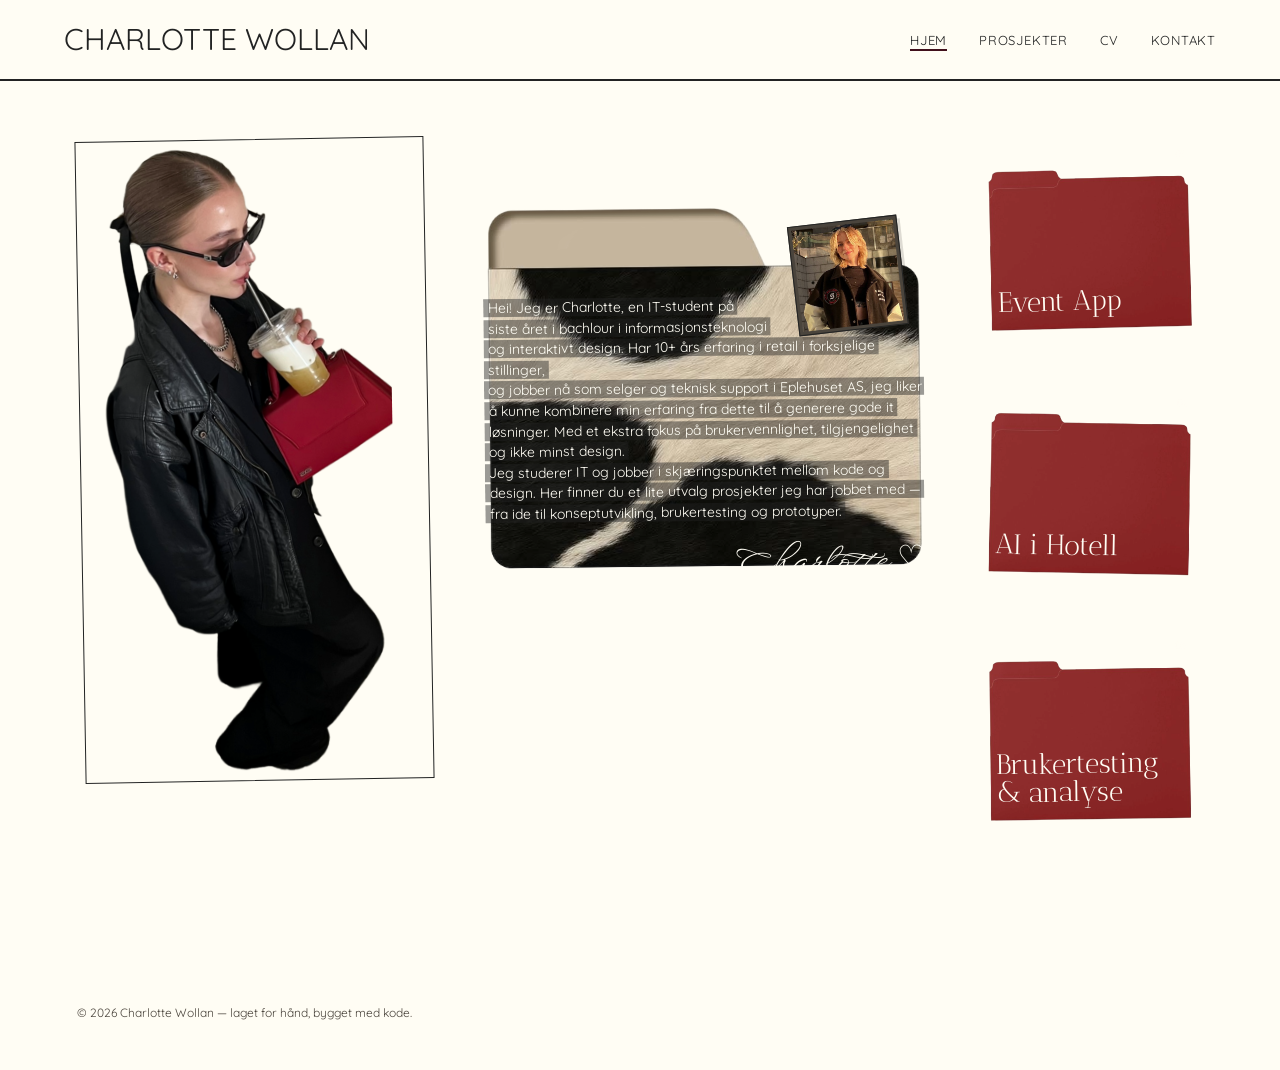
<file: index.html>
<!DOCTYPE html>
<html lang="no">
  <head>
    <meta charset="UTF-8" />
    <meta name="viewport" content="width=device-width, initial-scale=1.0" />
    

    <title>COW Portefølje</title>

    <meta
      name="description"
      content="Portefølje for Charlotte Wollan, IT-student og UX/UI-designer. Se prosjekter og CV."
    />

    <link rel="preconnect" href="https://fonts.googleapis.com" />
    <link rel="preconnect" href="https://fonts.gstatic.com" crossorigin />

    <link
  href="https://fonts.googleapis.com/css2?family=Antic+Didone&family=Quicksand:wght@400;500;600;700&family=WindSong:wght@400;500&display=swap"
  rel="stylesheet"
/>

    <link rel="stylesheet" href="style.css" />
  </head>

  <body>
  
    <div class="grain" aria-hidden="true"></div>

    <!-- NAVIGASJON -->
    <header>
      <nav class="site-nav" aria-label="Hovednavigasjon">
        <a class="logo" href="index.html">CHARLOTTE WOLLAN</a>

        <ul>
          <li>
            <a href="index.html" class="active">Hjem</a>
          </li>

          <li>
            <a href="#prosjekter">Prosjekter</a>
          </li>

          <li>
            <a href="cv.html">CV</a>
          </li>

          <!-- Bytt ut e-postadressen med din faktiske adresse -->
          <li>
            <a href="Charlottewollan@hotmail.com">Kontakt</a>
          </li>
        </ul>
      </nav>
    </header>

    <!-- HOVEDINNHOLD -->
    <main class="board-wrap">
      <div class="board">
        <!--
        =====================================================
        VENSTRE: LOOKBOOK-BILDE
        =====================================================
        -->

        <section
          class="lookbook-frame"
          aria-label="Portrett av Charlotte Wollan"
        >
          <img
            src="images/fullPhoto.png"
            alt="Charlotte Wollan iført sort antrekk og solbriller"
          />
        </section>

        <!--
        =====================================================
        MIDTEN: ABOUT ME-KORT
        =====================================================
        -->

        <section class="middle-col" id="om-meg" aria-labelledby="about-title">
          <!--
            Bytt href til riktig side dersom du har en egen about.html-side.
            Hvis kortet ikke skal være klikkbart, kan du bytte <a> med <div>.
          -->
          <a
            class="about-folder"
            href="cv.html"
            aria-label="Les mer om Charlotte Wollan"
          >
            <!--
              Dette bildet fungerer som bakgrunnen til hele About Me-kortet.
            -->
            <img
              src="images/COWfolder1.png"
              alt=""
              class="about-folder-bg"
              aria-hidden="true"
            />

            <div class="about-folder-content">
              <!--
                POLAROID

                Bytt src dersom portrettbildet har et annet filnavn.
              -->
              <div class="polaroid">
                <img
                  src="images/portrettPhoto.jpg"
                  alt="Portrett av Charlotte Wollan"
                />
              </div>

              <!-- TEKST PÅ ABOUT ME-KORTET -->
              <div class="about-text">
                <!-- <h1 id="about-title">CV</h1> -->
                <p class="quicksand-text">
                  <span class="highlight">Hei! Jeg er Charlotte, en IT-student på <br> siste året i bachlour i informasjonsteknologi <br> og interaktivt design.
                  Har 10+ års erfaring i retail i forksjelige stillinger, <br> og jobber nå som selger og teknisk support i Eplehuset AS, jeg liker å kunne kombinere min erfaring fra dette til å generere gode it løsninger.
                  Med et ekstra fokus på brukervennlighet, tilgjengelighet og ikke minst design. <br>
                  Jeg studerer IT og jobber i skjæringspunktet mellom kode og
                  design. Her finner du et lite utvalg prosjekter jeg har jobbet
                  med — fra ide til konseptutvikling, brukertesting og prototyper.</span>
                </p>
                
                
              </span>
                <p class="signature">Charlotte ♡</p>
              </div>
            </div>
          </a>
        </section>

        <!--
        =====================================================
        HØYRE: PROSJEKTMAPPER   ♡♡♡♡♡♡♡♡
        =====================================================
        -->

        <aside
          class="folder-stack"
          id="prosjekter"
          aria-label="Mine prosjekter"
        >
          <!-- PROSJEKT 1 -->
          <a
            class="folder folder-image"
            href="prosjekt-eventapp.html"
            aria-label="Åpne prosjektet Event App"
            data-folder
          >
            <img
              src="images/folderB.png"
              alt="Mappe for prosjektet Event App"
              class="folder-img"
            />

            <span class="folder-overlay">
              <span class="folder-index">01</span>
              <span class="folder-label">Event App</span>
            </span>
          </a>

          <!-- PROSJEKT 2 -->
          <a
            class="folder folder-image"
            href="prosjekt-hotell.html"
            aria-label="Åpne prosjektet AI i Hotell"
            data-folder
          >
            <img
              src="images/folderB.png"
              alt="Mappe for prosjektet AI i Hotell"
              class="folder-img"
            />

            <span class="folder-overlay">
              <span class="folder-index">02</span>
              <span class="folder-label">AI i Hotell</span>
            </span>
          </a>

          <!-- PROSJEKT 3 -->
          <a
            class="folder folder-image"
            href="prosjekt-brukertesting.html"
            aria-label="Åpne prosjektet Brukertesting og analyse"
            data-folder
          >
            <img
              src="images/folderB.png"
              alt="Mappe for prosjektet Brukertesting og analyse"
              class="folder-img"
            />

            <span class="folder-overlay">
              <span class="folder-index">03</span>
              <span class="folder-label"> Brukertesting &amp; analyse </span>
            </span>
          </a>
        </aside>
      </div>
    </main>

    <!-- FOOTER -->
    <footer>
      <span>
        © <span id="year"></span> Charlotte Wollan — laget for hånd, bygget med
        kode.
      </span>
    </footer>

    <script src="script.js"></script>
  </body>
</html>
</file>
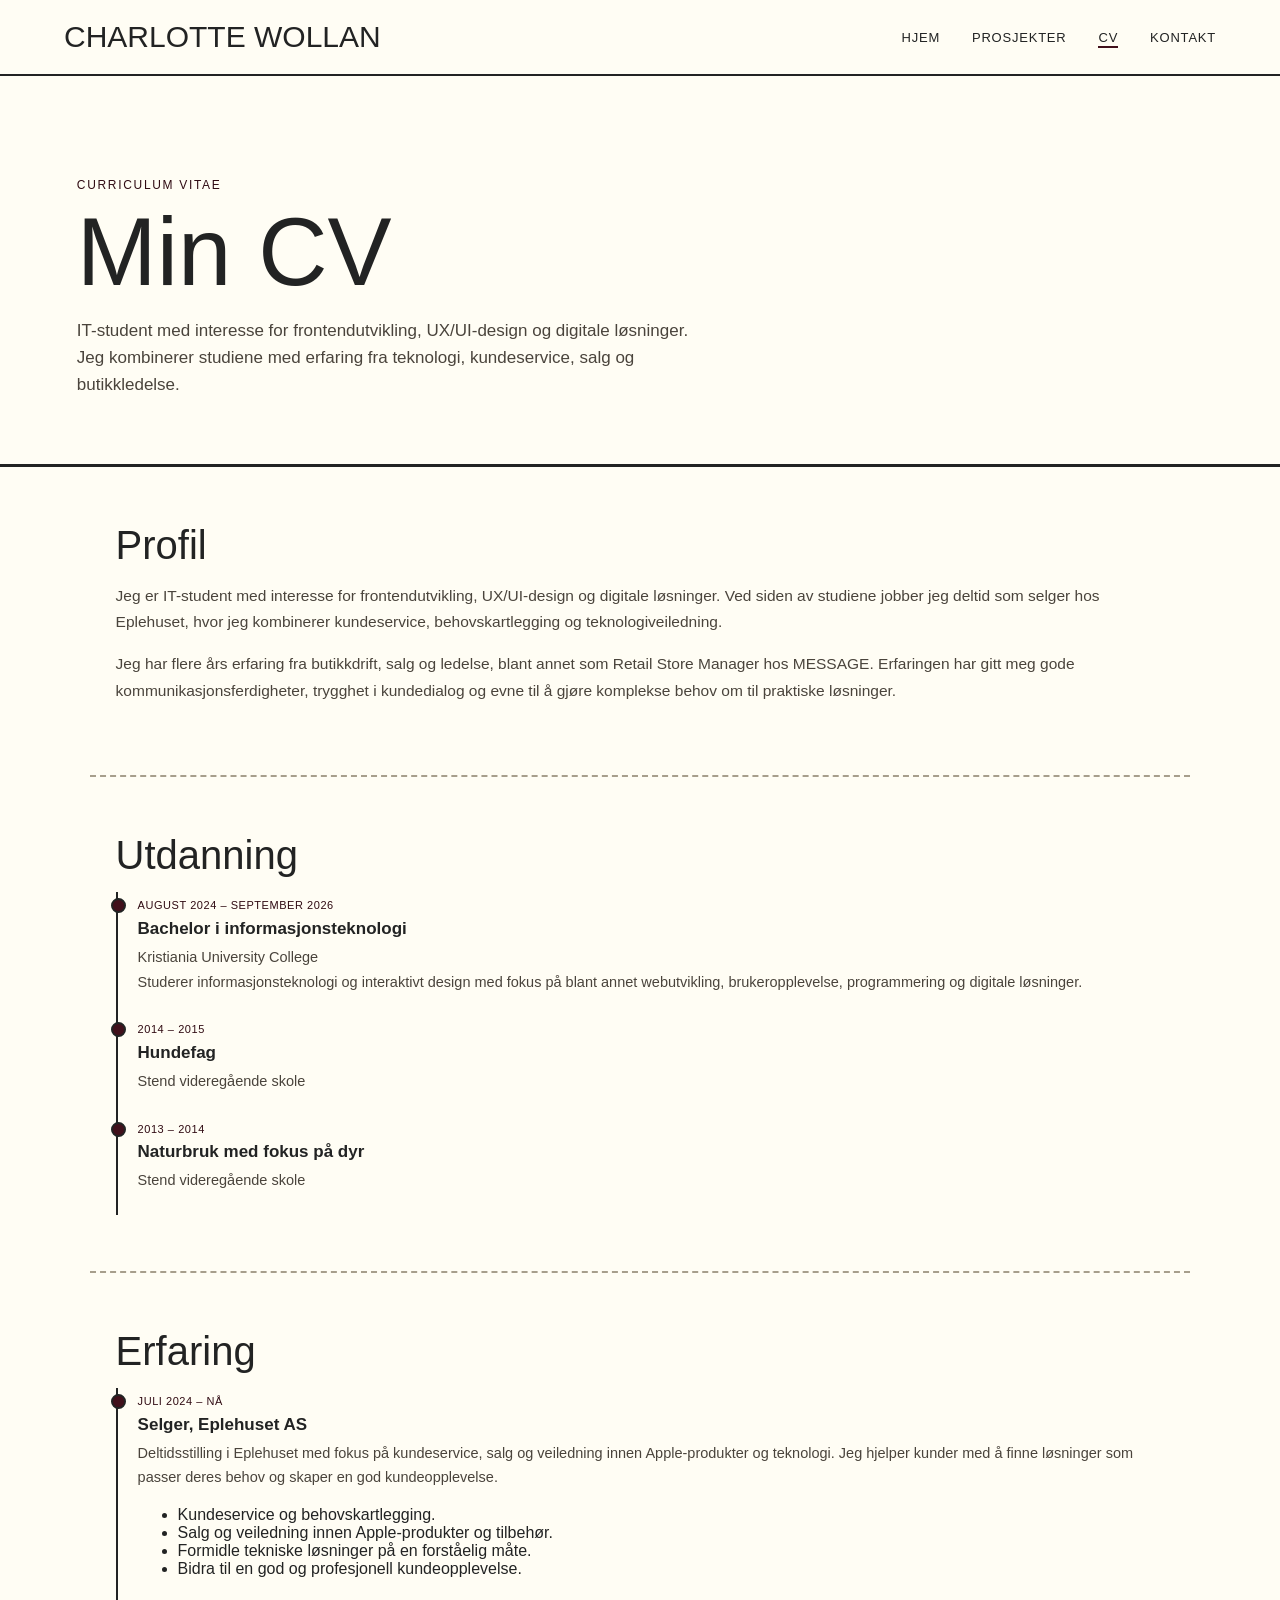
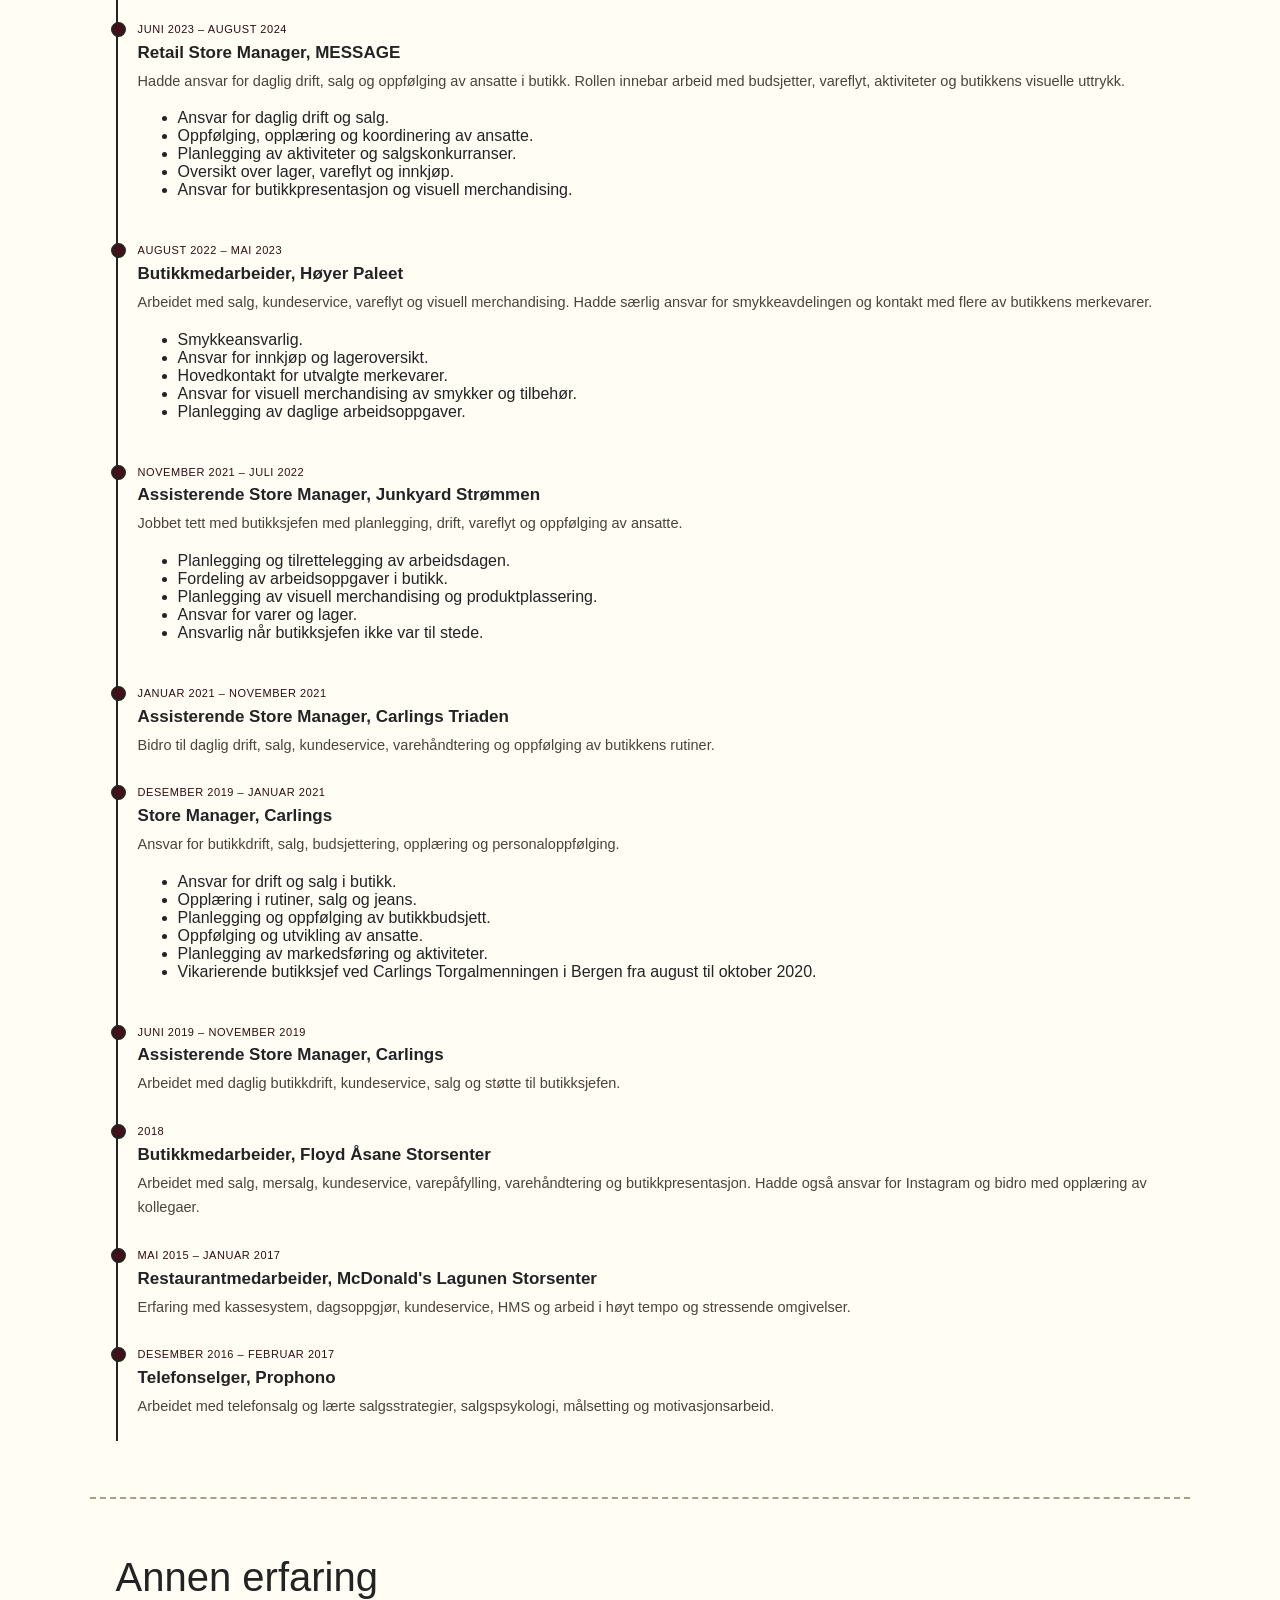
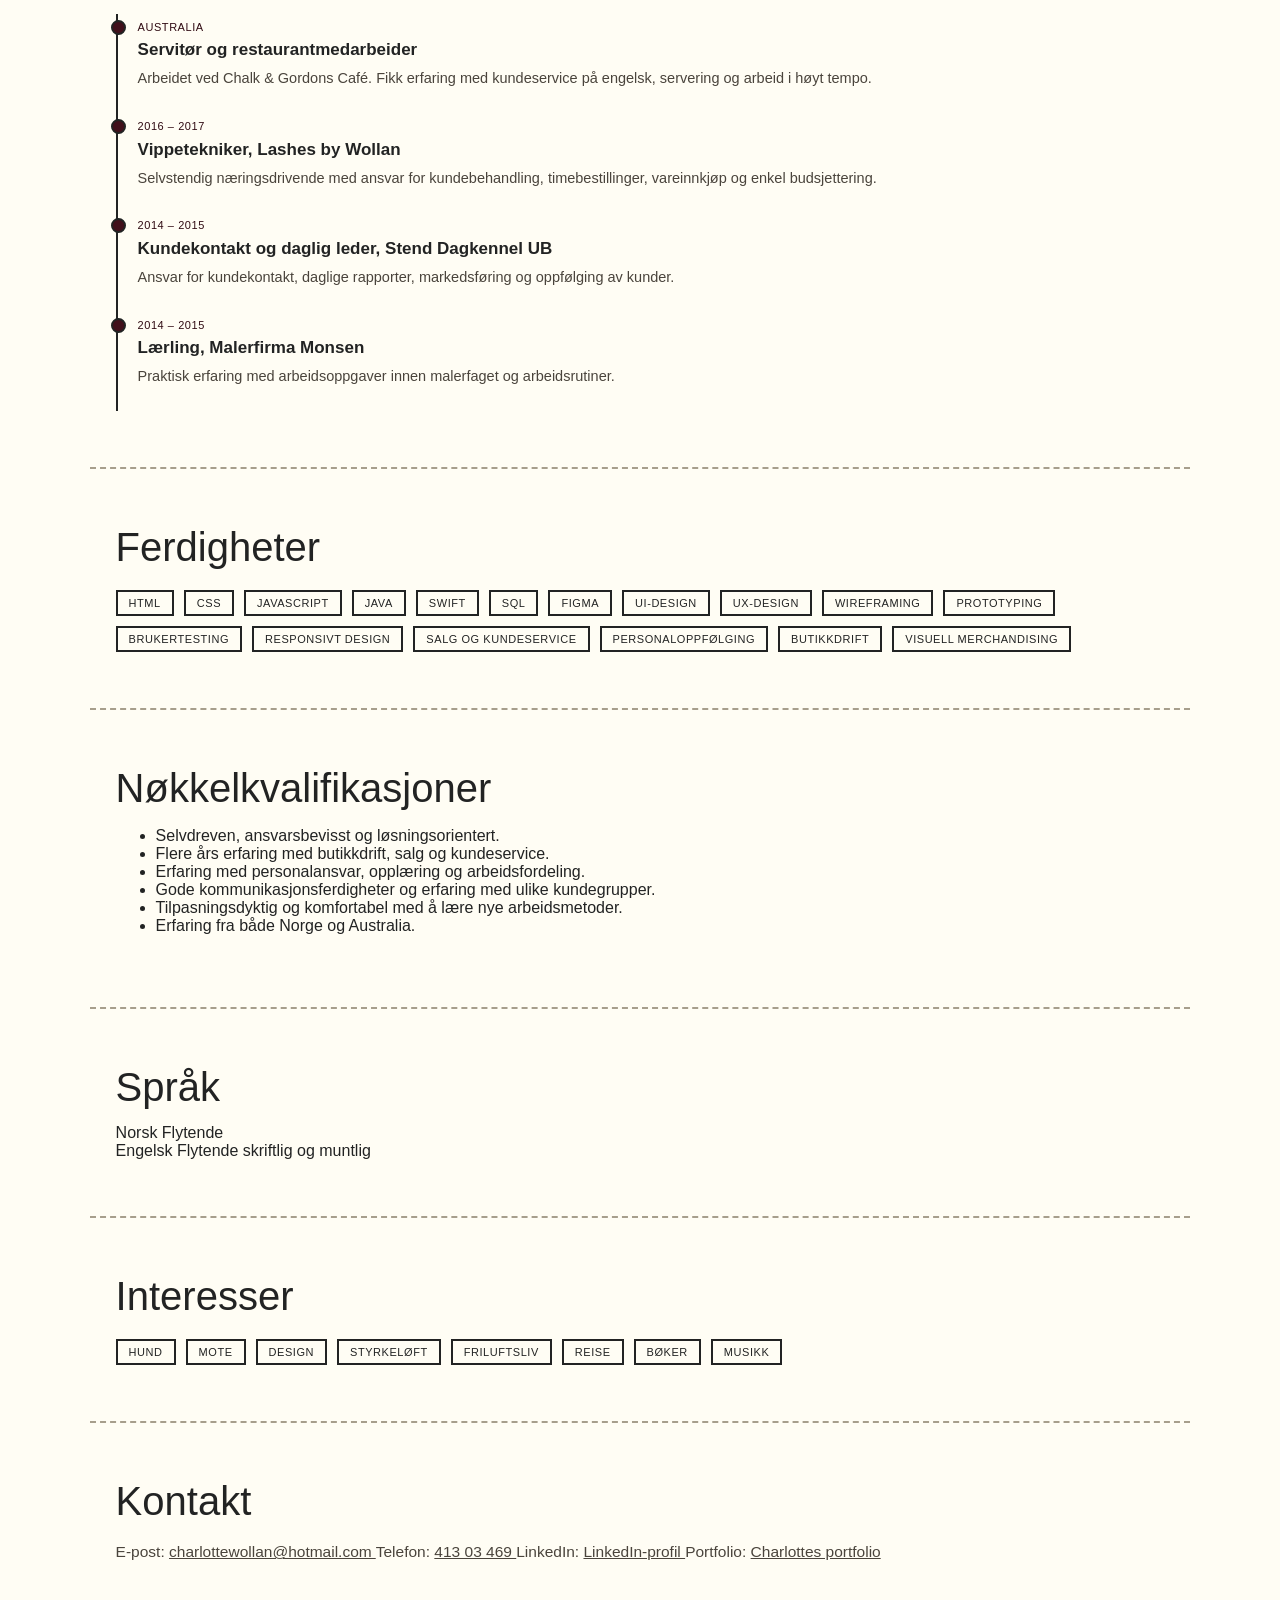
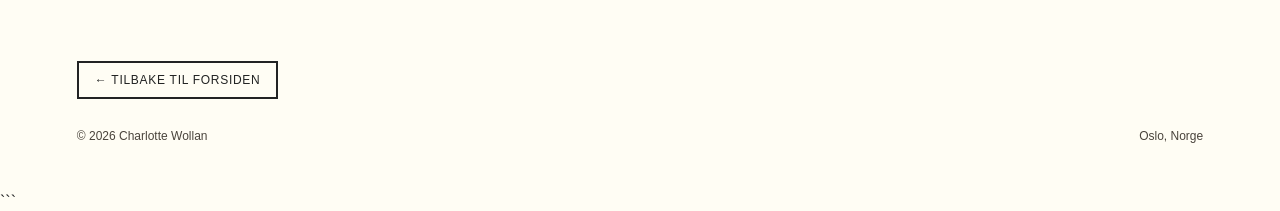
<file: cv.html>
<!DOCTYPE html>
<html lang="no">
  <head>
    <meta charset="UTF-8" />
    <meta name="viewport" content="width=device-width, initial-scale=1.0" />

    <title>CV — Charlotte Wollan</title>

    <link rel="preconnect" href="https://fonts.googleapis.com" />
    <link
      href="https://fonts.googleapis.com/css2?family=Caveat:wght@500;600;700&family=Space+Grotesk:wght@400;500;600&family=Space+Mono:wght@400;700&display=swap"
      rel="stylesheet"
    />

    <link rel="stylesheet" href="style.css" />
  </head>

  <body>
    <svg width="0" height="0" style="position: absolute">
      <filter id="wobble">
        <feTurbulence
          type="fractalNoise"
          baseFrequency="0.012 0.045"
          numOctaves="2"
          seed="7"
          result="noise"
        />
        <feDisplacementMap in="SourceGraphic" in2="noise" scale="6" />
      </filter>
    </svg>

    <div class="grain"></div>

    <nav class="site-nav">
      <span class="logo">CHARLOTTE WOLLAN</span>

      <ul>
        <li><a href="index.html">Hjem</a></li>
        <li><a href="index.html#prosjekter">Prosjekter</a></li>
        <li><a href="cv.html" class="active">CV</a></li>
        <li>
          <a href="mailto:charlottewollan@hotmail.com">Kontakt</a>
        </li>
      </ul>
    </nav>

    <header class="page-hero">
      <p class="kicker">Curriculum Vitae</p>

      <h1>Min CV</h1>

      <p class="tagline">
        IT-student med interesse for frontendutvikling, UX/UI-design og digitale
        løsninger. Jeg kombinerer studiene med erfaring fra teknologi,
        kundeservice, salg og butikkledelse.
      </p>

      <!-- AKTIVERES SENERE !
      <a
        class="cv-download"
        href="assets/Charlotte-Wollan-Olsen-CV-2-3.pdf"
        download
      >
        ↓ Last ned CV som PDF
      </a> -->
    </header>

    <section class="content-section">
      <h2>Profil</h2>

      <p>
        Jeg er IT-student med interesse for frontendutvikling, UX/UI-design og
        digitale løsninger. Ved siden av studiene jobber jeg deltid som selger
        hos Eplehuset, hvor jeg kombinerer kundeservice, behovskartlegging og
        teknologiveiledning.
      </p>

      <p>
        Jeg har flere års erfaring fra butikkdrift, salg og ledelse, blant annet
        som Retail Store Manager hos MESSAGE. Erfaringen har gitt meg gode
        kommunikasjonsferdigheter, trygghet i kundedialog og evne til å gjøre
        komplekse behov om til praktiske løsninger.
      </p>
    </section>

    <section class="content-section">
      <h2>Utdanning</h2>

      <div class="timeline-item">
        <p class="when">August 2024 – september 2026</p>
        <h3>Bachelor i informasjonsteknologi</h3>
        <p>Kristiania University College</p>
        <p>
          Studerer informasjonsteknologi og interaktivt design med fokus på
          blant annet webutvikling, brukeropplevelse, programmering og digitale
          løsninger.
        </p>
      </div>

      <div class="timeline-item">
        <p class="when">2014 – 2015</p>
        <h3>Hundefag</h3>
        <p>Stend videregående skole</p>
      </div>

      <div class="timeline-item">
        <p class="when">2013 – 2014</p>
        <h3>Naturbruk med fokus på dyr</h3>
        <p>Stend videregående skole</p>
      </div>
    </section>

    <section class="content-section">
      <h2>Erfaring</h2>

      <div class="timeline-item">
        <p class="when">Juli 2024 – nå</p>
        <h3>Selger, Eplehuset AS</h3>

        <p>
          Deltidsstilling i Eplehuset med fokus på kundeservice, salg og
          veiledning innen Apple-produkter og teknologi. Jeg hjelper kunder med
          å finne løsninger som passer deres behov og skaper en god
          kundeopplevelse.
        </p>

        <ul>
          <li>Kundeservice og behovskartlegging.</li>
          <li>Salg og veiledning innen Apple-produkter og tilbehør.</li>
          <li>Formidle tekniske løsninger på en forståelig måte.</li>
          <li>Bidra til en god og profesjonell kundeopplevelse.</li>
        </ul>
      </div>

      <div class="timeline-item">
        <p class="when">Juni 2023 – august 2024</p>
        <h3>Retail Store Manager, MESSAGE</h3>

        <p>
          Hadde ansvar for daglig drift, salg og oppfølging av ansatte i butikk.
          Rollen innebar arbeid med budsjetter, vareflyt, aktiviteter og
          butikkens visuelle uttrykk.
        </p>

        <ul>
          <li>Ansvar for daglig drift og salg.</li>
          <li>Oppfølging, opplæring og koordinering av ansatte.</li>
          <li>Planlegging av aktiviteter og salgskonkurranser.</li>
          <li>Oversikt over lager, vareflyt og innkjøp.</li>
          <li>Ansvar for butikkpresentasjon og visuell merchandising.</li>
        </ul>
      </div>

      <div class="timeline-item">
        <p class="when">August 2022 – mai 2023</p>
        <h3>Butikkmedarbeider, Høyer Paleet</h3>

        <p>
          Arbeidet med salg, kundeservice, vareflyt og visuell merchandising.
          Hadde særlig ansvar for smykkeavdelingen og kontakt med flere av
          butikkens merkevarer.
        </p>

        <ul>
          <li>Smykkeansvarlig.</li>
          <li>Ansvar for innkjøp og lageroversikt.</li>
          <li>Hovedkontakt for utvalgte merkevarer.</li>
          <li>Ansvar for visuell merchandising av smykker og tilbehør.</li>
          <li>Planlegging av daglige arbeidsoppgaver.</li>
        </ul>
      </div>

      <div class="timeline-item">
        <p class="when">November 2021 – juli 2022</p>
        <h3>Assisterende Store Manager, Junkyard Strømmen</h3>

        <p>
          Jobbet tett med butikksjefen med planlegging, drift, vareflyt og
          oppfølging av ansatte.
        </p>

        <ul>
          <li>Planlegging og tilrettelegging av arbeidsdagen.</li>
          <li>Fordeling av arbeidsoppgaver i butikk.</li>
          <li>Planlegging av visuell merchandising og produktplassering.</li>
          <li>Ansvar for varer og lager.</li>
          <li>Ansvarlig når butikksjefen ikke var til stede.</li>
        </ul>
      </div>

      <div class="timeline-item">
        <p class="when">Januar 2021 – november 2021</p>
        <h3>Assisterende Store Manager, Carlings Triaden</h3>

        <p>
          Bidro til daglig drift, salg, kundeservice, varehåndtering og
          oppfølging av butikkens rutiner.
        </p>
      </div>

      <div class="timeline-item">
        <p class="when">Desember 2019 – januar 2021</p>
        <h3>Store Manager, Carlings</h3>

        <p>
          Ansvar for butikkdrift, salg, budsjettering, opplæring og
          personaloppfølging.
        </p>

        <ul>
          <li>Ansvar for drift og salg i butikk.</li>
          <li>Opplæring i rutiner, salg og jeans.</li>
          <li>Planlegging og oppfølging av butikkbudsjett.</li>
          <li>Oppfølging og utvikling av ansatte.</li>
          <li>Planlegging av markedsføring og aktiviteter.</li>
          <li>
            Vikarierende butikksjef ved Carlings Torgalmenningen i Bergen fra
            august til oktober 2020.
          </li>
        </ul>
      </div>

      <div class="timeline-item">
        <p class="when">Juni 2019 – november 2019</p>
        <h3>Assisterende Store Manager, Carlings</h3>

        <p>
          Arbeidet med daglig butikkdrift, kundeservice, salg og støtte til
          butikksjefen.
        </p>
      </div>

      <div class="timeline-item">
        <p class="when">2018</p>
        <h3>Butikkmedarbeider, Floyd Åsane Storsenter</h3>

        <p>
          Arbeidet med salg, mersalg, kundeservice, varepåfylling,
          varehåndtering og butikkpresentasjon. Hadde også ansvar for Instagram
          og bidro med opplæring av kollegaer.
        </p>
      </div>

      <div class="timeline-item">
        <p class="when">Mai 2015 – januar 2017</p>
        <h3>Restaurantmedarbeider, McDonald's Lagunen Storsenter</h3>

        <p>
          Erfaring med kassesystem, dagsoppgjør, kundeservice, HMS og arbeid i
          høyt tempo og stressende omgivelser.
        </p>
      </div>

      <div class="timeline-item">
        <p class="when">Desember 2016 – februar 2017</p>
        <h3>Telefonselger, Prophono</h3>

        <p>
          Arbeidet med telefonsalg og lærte salgsstrategier, salgspsykologi,
          målsetting og motivasjonsarbeid.
        </p>
      </div>
    </section>

    <section class="content-section">
      <h2>Annen erfaring</h2>

      <div class="timeline-item">
        <p class="when">Australia</p>
        <h3>Servitør og restaurantmedarbeider</h3>

        <p>
          Arbeidet ved Chalk &amp; Gordons Café. Fikk erfaring med kundeservice
          på engelsk, servering og arbeid i høyt tempo.
        </p>
      </div>

      <div class="timeline-item">
        <p class="when">2016 – 2017</p>
        <h3>Vippetekniker, Lashes by Wollan</h3>

        <p>
          Selvstendig næringsdrivende med ansvar for kundebehandling,
          timebestillinger, vareinnkjøp og enkel budsjettering.
        </p>
      </div>

      <div class="timeline-item">
        <p class="when">2014 – 2015</p>
        <h3>Kundekontakt og daglig leder, Stend Dagkennel UB</h3>

        <p>
          Ansvar for kundekontakt, daglige rapporter, markedsføring og
          oppfølging av kunder.
        </p>
      </div>

      <div class="timeline-item">
        <p class="when">2014 – 2015</p>
        <h3>Lærling, Malerfirma Monsen</h3>

        <p>
          Praktisk erfaring med arbeidsoppgaver innen malerfaget og
          arbeidsrutiner.
        </p>
      </div>
    </section>

    <section class="content-section">
      <h2>Ferdigheter</h2>

      <div class="tag-row">
        <span class="tag">HTML</span>
        <span class="tag">CSS</span>
        <span class="tag">JavaScript</span>
        <span class="tag">Java</span>
        <span class="tag">Swift</span>
        <span class="tag">SQL</span>
        <span class="tag">Figma</span>
        <span class="tag">UI-design</span>
        <span class="tag">UX-design</span>
        <span class="tag">Wireframing</span>
        <span class="tag">Prototyping</span>
        <span class="tag">Brukertesting</span>
        <span class="tag">Responsivt design</span>
        <span class="tag">Salg og kundeservice</span>
        <span class="tag">Personaloppfølging</span>
        <span class="tag">Butikkdrift</span>
        <span class="tag">Visuell merchandising</span>
      </div>
    </section>

    <section class="content-section">
      <h2>Nøkkelkvalifikasjoner</h2>

      <ul>
        <li>Selvdreven, ansvarsbevisst og løsningsorientert.</li>
        <li>Flere års erfaring med butikkdrift, salg og kundeservice.</li>
        <li>Erfaring med personalansvar, opplæring og arbeidsfordeling.</li>
        <li>
          Gode kommunikasjonsferdigheter og erfaring med ulike kundegrupper.
        </li>
        <li>Tilpasningsdyktig og komfortabel med å lære nye arbeidsmetoder.</li>
        <li>Erfaring fra både Norge og Australia.</li>
      </ul>
    </section>

    <section class="content-section">
      <h2>Språk</h2>

      <div class="language-list">
        <div class="language-item">
          <span>Norsk</span>
          <span>Flytende</span>
        </div>

        <div class="language-item">
          <span>Engelsk</span>
          <span>Flytende skriftlig og muntlig</span>
        </div>
      </div>
    </section>

    <section class="content-section">
      <h2>Interesser</h2>

      <div class="tag-row">
        <span class="tag">Hund</span>
        <span class="tag">Mote</span>
        <span class="tag">Design</span>
        <span class="tag">Styrkeløft</span>
        <span class="tag">Friluftsliv</span>
        <span class="tag">Reise</span>
        <span class="tag">Bøker</span>
        <span class="tag">Musikk</span>
      </div>
    </section>

    <section class="content-section">
      <h2>Kontakt</h2>

      <p>
        E-post:
        <a
          href="mailto:charlottewollan@hotmail.com"
          style="text-decoration: underline"
        >
          charlottewollan@hotmail.com
        </a>

        Telefon:
        <a href="tel:+4741303469" style="text-decoration: underline">
          413 03 469
        </a>

        LinkedIn:
        <a
          href="https://www.linkedin.com/"
          target="_blank"
          rel="noopener noreferrer"
          style="text-decoration: underline"
        >
          LinkedIn-profil
        </a>

        Portfolio:
        <a href="index.html" style="text-decoration: underline">
          Charlottes portfolio
        </a>
      </p>
    </section>

    <a class="back-link" href="index.html">← Tilbake til forsiden</a>

    <footer>
      <span>© <span id="year"></span> Charlotte Wollan</span>
      <span>Oslo, Norge</span>
    </footer>

    <script src="script.js"></script>
  </body>
</html>
```
</file>
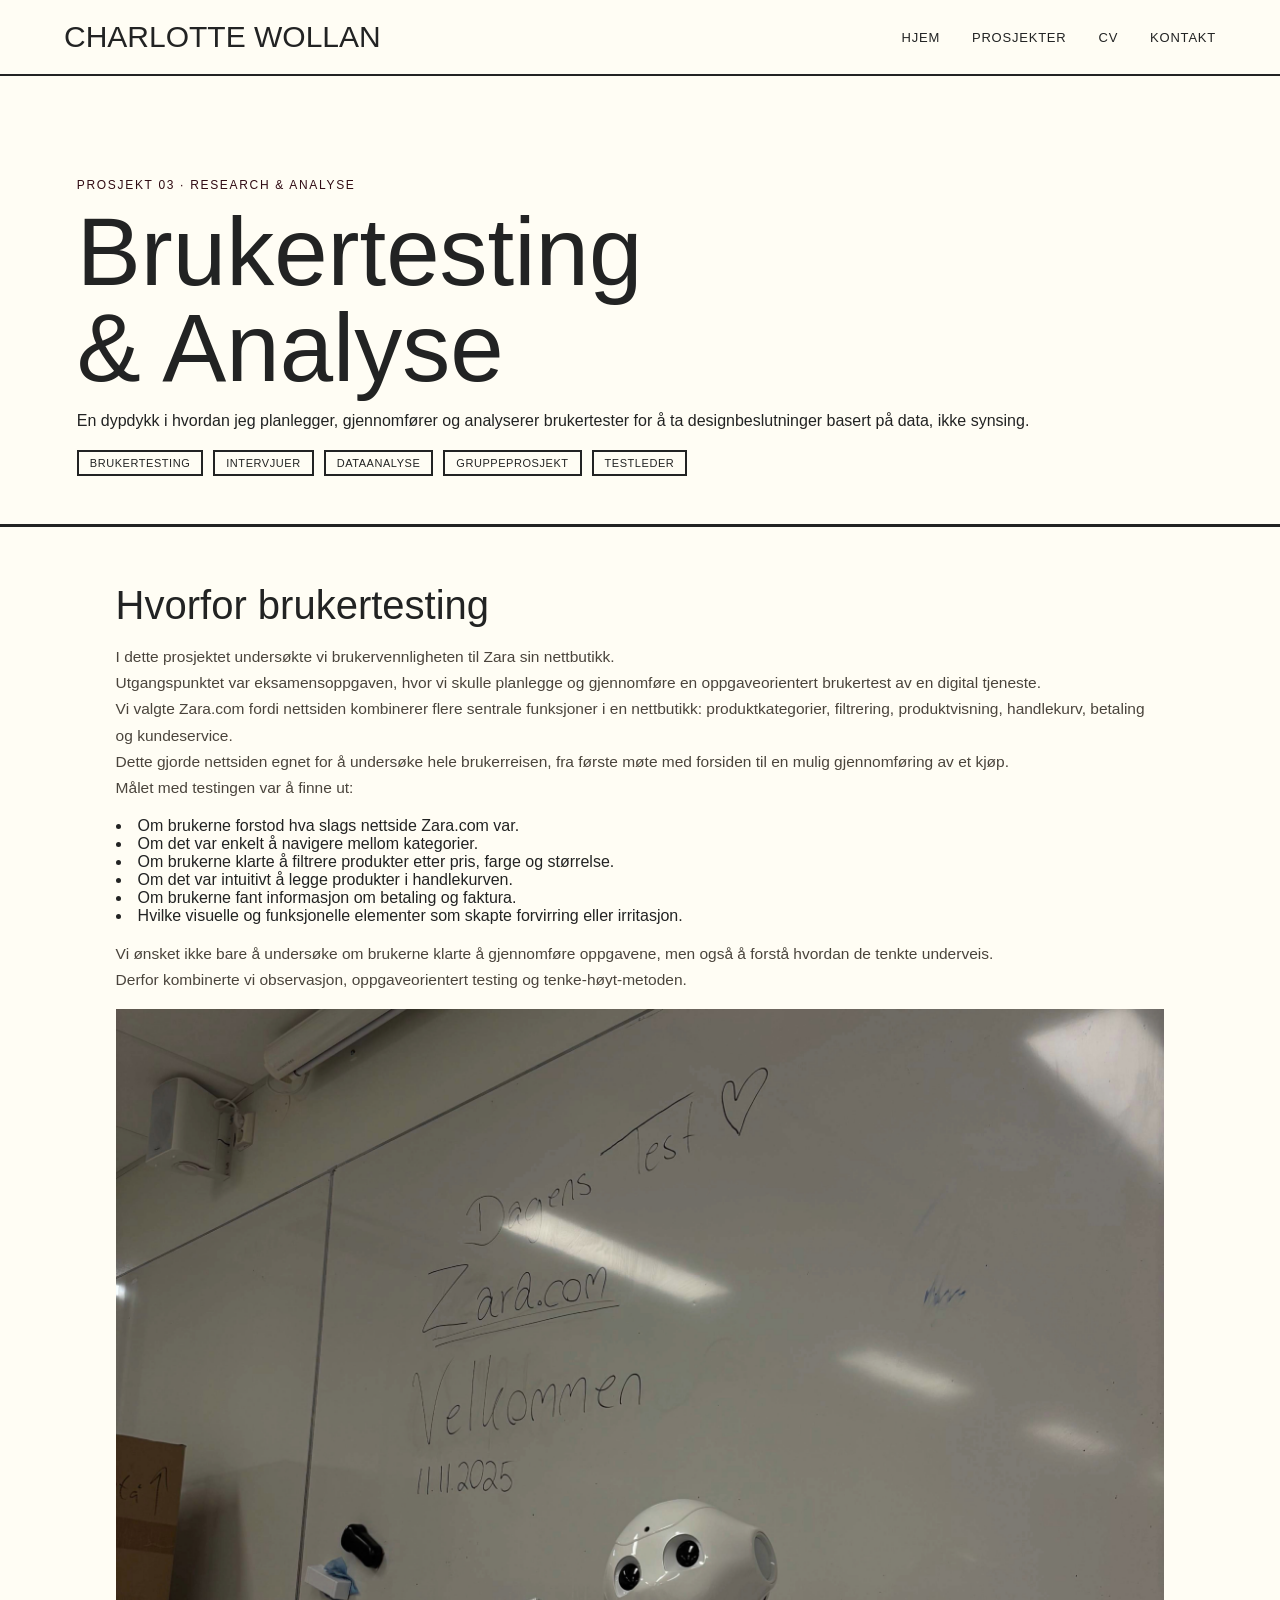
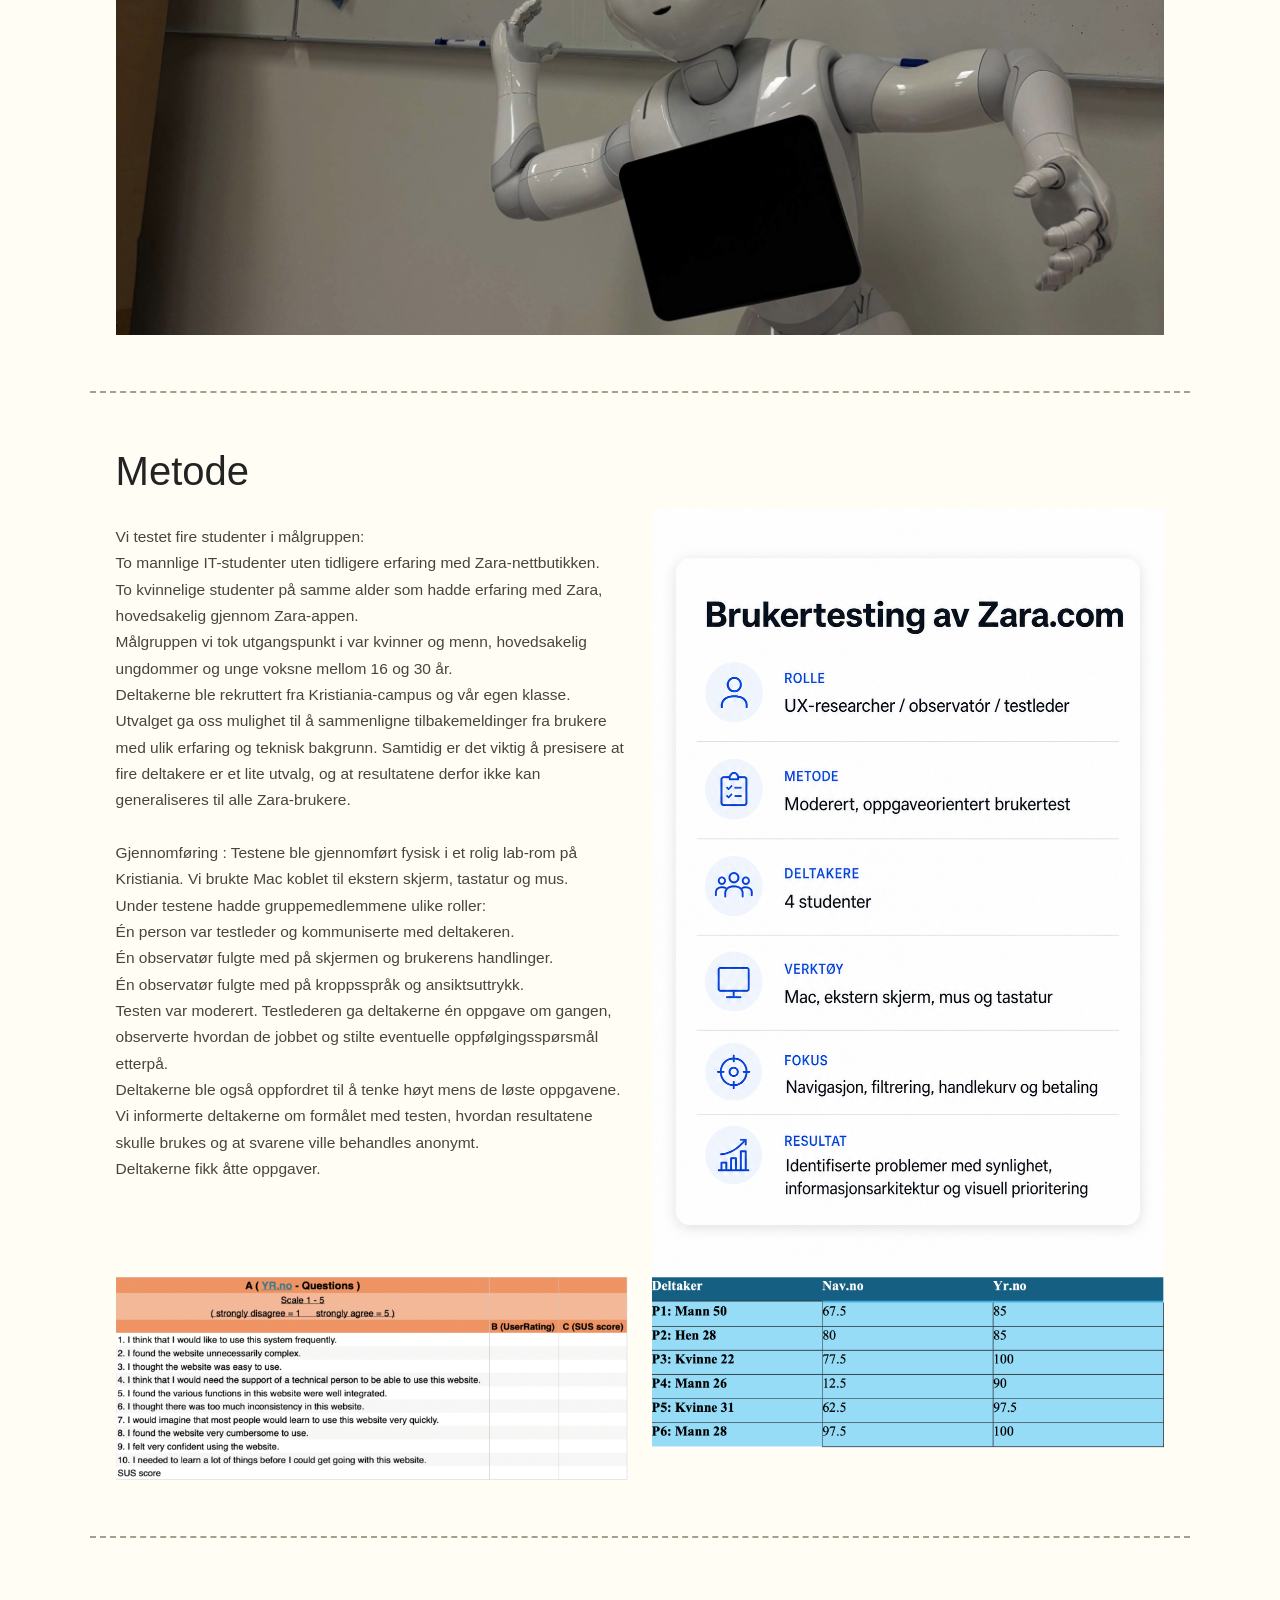
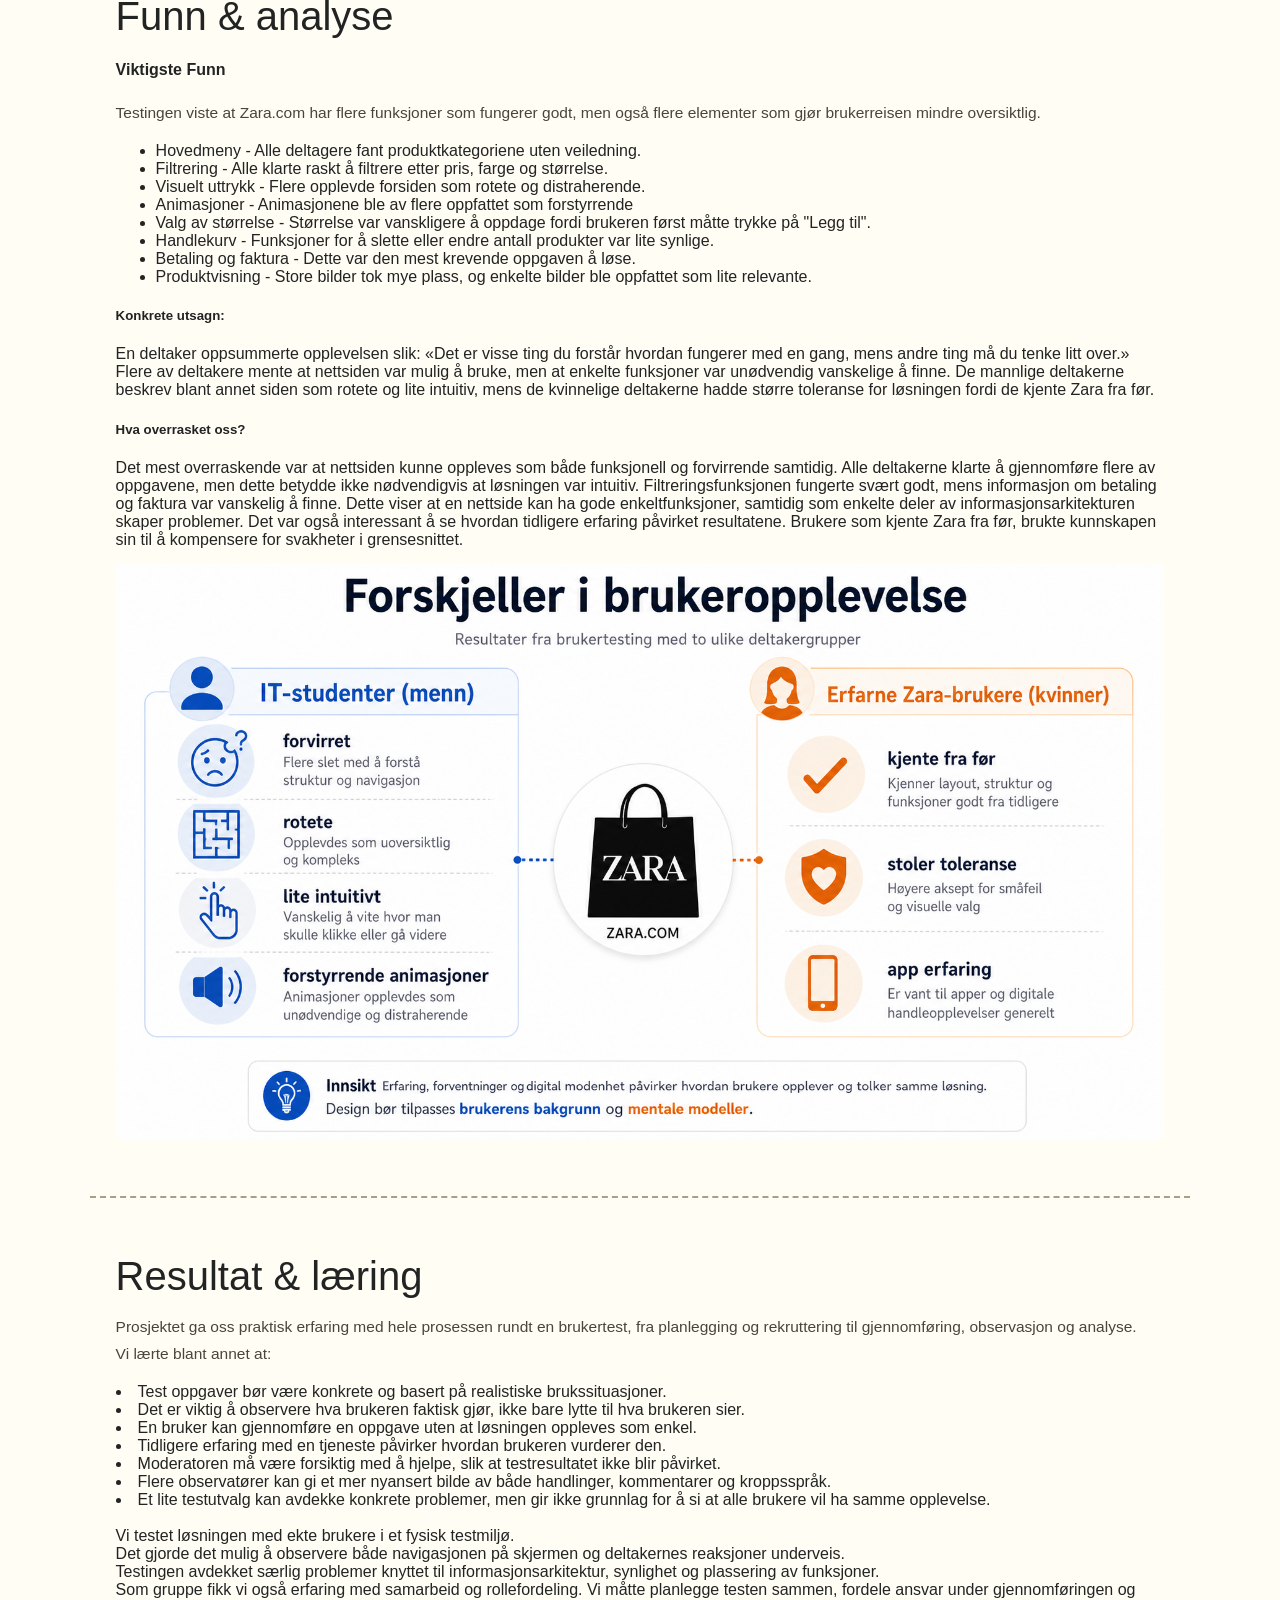
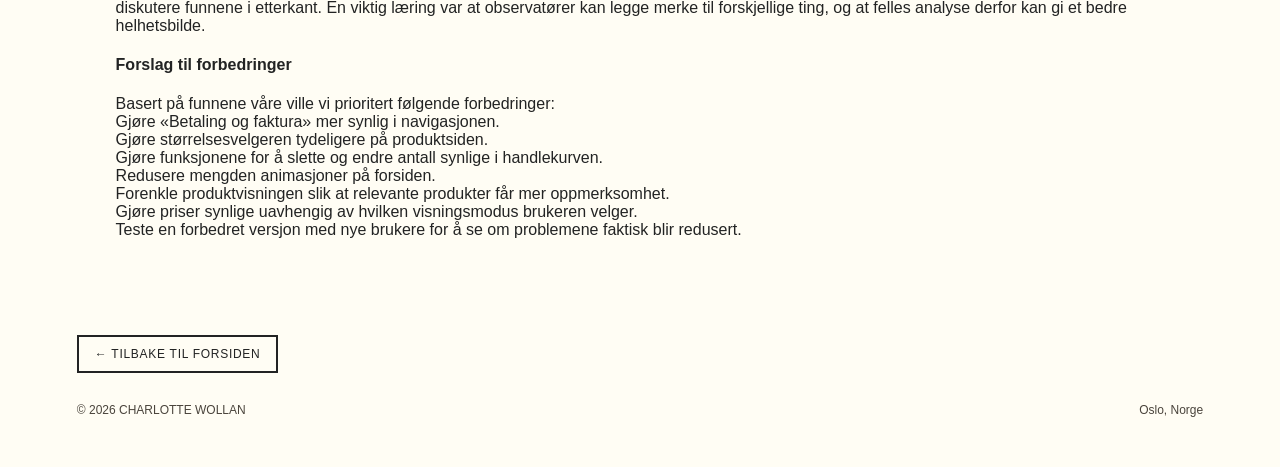
<file: prosjekt-brukertesting.html>
<!DOCTYPE html>
<html lang="no">
  <head>
    <meta charset="UTF-8" />
    <meta name="viewport" content="width=device-width, initial-scale=1.0" />
    <title>Brukertesting &amp; Analyse — [Ditt Navn]</title>
    <link rel="preconnect" href="https://fonts.googleapis.com" />
    <link
      href="https://fonts.googleapis.com/css2?family=Caveat:wght@500;600;700&family=Space+Grotesk:wght@400;500;600&family=Space+Mono:wght@400;700&display=swap"
      rel="stylesheet"
    />
    <link rel="stylesheet" href="style.css" />
  </head>
  <body>
    <svg width="0" height="0" style="position: absolute">
      <filter id="wobble">
        <feTurbulence
          type="fractalNoise"
          baseFrequency="0.012 0.045"
          numOctaves="2"
          seed="7"
          result="noise"
        />
        <feDisplacementMap in="SourceGraphic" in2="noise" scale="6" />
      </filter>
    </svg>
    <div class="grain"></div>

    <nav class="site-nav">
      <span class="logo">CHARLOTTE WOLLAN</span>
      <ul>
        <li><a href="index.html">Hjem</a></li>
        <li><a href="index.html#prosjekter">Prosjekter</a></li>
        <li><a href="cv.html">CV</a></li>
        <li><a href="mailto:din@epost.no">Kontakt</a></li>
      </ul>
    </nav>

    <header class="page-hero">
      <p class="kicker">Prosjekt 03 · Research &amp; analyse</p>
      <h1>Brukertesting<br />&amp; Analyse</h1>
      <p class="">
        En dypdykk i hvordan jeg planlegger, gjennomfører og analyserer
        brukertester for å ta designbeslutninger basert på data, ikke synsing.
      </p>
      <div class="tag-row">
        <span class="tag">Brukertesting</span>
        <span class="tag">Intervjuer</span>
        <span class="tag">Dataanalyse</span>
        <span class="tag">Gruppeprosjekt</span>
        <span class="tag">testleder </span>
      </div>
    </header>

    <section class="content-section">
      <h2>Hvorfor brukertesting</h2>
      <p>
        I dette prosjektet undersøkte vi brukervennligheten til Zara sin
        nettbutikk. <br> 
        Utgangspunktet var eksamensoppgaven, hvor vi skulle
        planlegge og gjennomføre en oppgaveorientert brukertest av en digital
        tjeneste. <br> 
        Vi valgte Zara.com fordi nettsiden kombinerer flere sentrale
        funksjoner i en nettbutikk: produktkategorier, filtrering,
        produktvisning, handlekurv, betaling og kundeservice. <br> 
        Dette gjorde nettsiden egnet for å undersøke hele brukerreisen, fra første møte med
        forsiden til en mulig gjennomføring av et kjøp. <br> 
        Målet med testingen var å finne ut: </p>
        <li>Om brukerne forstod hva slags nettside Zara.com var. </li>
        <li>Om det var enkelt å navigere mellom kategorier.</li>
        <li>Om brukerne klarte å filtrere produkter etter pris, farge og størrelse.</li>
        <li>Om det var intuitivt å legge produkter i handlekurven. </li>
        <li>Om brukerne fant informasjon om betaling og faktura.</li>
        <li>Hvilke visuelle og funksjonelle elementer som skapte forvirring eller irritasjon. </li>
        
        <p>
        Vi ønsket ikke bare å undersøke om brukerne klarte å gjennomføre oppgavene, men også å forstå hvordan de tenkte underveis.<br>
        Derfor kombinerte vi observasjon, oppgaveorientert testing og tenke-høyt-metoden.
      </p>
      <img
        src="images/Velkommen.jpg"
        alt="Velkomsten testpersonene fikk når de ankom, robot vinker."
      />
    </section>

    <section class="content-section">
      <h2>Metode</h2>
      <div class="two-col">
      <p>
        Vi testet fire studenter i målgruppen:  <br> 
        To mannlige IT-studenter uten tidligere erfaring med Zara-nettbutikken. <br>
        To kvinnelige studenter på samme alder som hadde erfaring med Zara,
        hovedsakelig gjennom Zara-appen. <br> 
        Målgruppen vi tok utgangspunkt i var kvinner og menn, hovedsakelig ungdommer og unge voksne mellom 16 og 30
        år. <br> 
        Deltakerne ble rekruttert fra Kristiania-campus og vår egen klasse. <br>
        Utvalget ga oss mulighet til å sammenligne tilbakemeldinger fra brukere
        med ulik erfaring og teknisk bakgrunn. Samtidig er det viktig å
        presisere at fire deltakere er et lite utvalg, og at resultatene derfor
        ikke kan generaliseres til alle Zara-brukere. <br> <br> 
        Gjennomføring : Testene ble gjennomført fysisk i et rolig lab-rom på Kristiania.
        Vi brukte Mac koblet til ekstern skjerm, tastatur og mus. <br> 
        Under testene hadde gruppemedlemmene ulike roller: <br/> 
        Én person var testleder og kommuniserte med deltakeren. <br> 
        Én observatør fulgte med på skjermen og brukerens handlinger. <br>
        Én observatør fulgte med på kroppsspråk og ansiktsuttrykk. <br>
        Testen var moderert. Testlederen ga deltakerne én oppgave om gangen, observerte hvordan de jobbet og stilte eventuelle oppfølgingsspørsmål
        etterpå. <br>
        Deltakerne ble også oppfordret til å tenke høyt mens de løste oppgavene.<br>
        Vi informerte deltakerne om formålet med testen, hvordan resultatene skulle brukes og at svarene ville behandles anonymt.
        <br>
        Deltakerne fikk åtte oppgaver.
        
      </p>
      <img
        src="images/metoder.png"
        alt="Skisse av FAQ agent på HOBO hotel´s nettside"
      />
      </div>
      <div class="two-col">
        <img
        src="images/SUStest.png"
        alt="Skisse av FAQ agent på HOBO hotel´s nettside"
      />
        <img
        src="images/SUSscore.png"
        alt="Skisse av FAQ agent på HOBO hotel´s nettside"
      />
      </div>
    </section>

    <section class="content-section">
      <h2>Funn &amp; analyse</h2>
      <h4>Viktigste Funn</h4>
      <p>
        Testingen viste at Zara.com har flere funksjoner som fungerer godt, men
        også flere elementer som gjør brukerreisen mindre oversiktlig.
    
        <ul>
        <li>
          Hovedmeny - Alle deltagere fant produktkategoriene uten veiledning.
        </li>
        <li>
          Filtrering - Alle klarte raskt å filtrere etter pris, farge og
          størrelse.
        </li>
        <li>
          Visuelt uttrykk - Flere opplevde forsiden som rotete og distraherende.
        </li>
        <li>
          Animasjoner - Animasjonene ble av flere oppfattet som forstyrrende
        </li>
        <li>
          Valg av størrelse - Størrelse var vanskligere å oppdage fordi brukeren
          først måtte trykke på "Legg til".
        </li>
        <li>
          Handlekurv - Funksjoner for å slette eller endre antall produkter var
          lite synlige.
        </li>
        <li>
          Betaling og faktura - Dette var den mest krevende oppgaven å løse.
        </li>
        <li>
          Produktvisning - Store bilder tok mye plass, og enkelte bilder ble
          oppfattet som lite relevante.
        </li>
        </ul>
        <h5>Konkrete utsagn:</h5>
        En deltaker oppsummerte opplevelsen slik: 
        «Det er visse ting du forstår hvordan fungerer med en gang, mens andre ting må du tenke litt over.» 
        Flere av deltakere mente at nettsiden var mulig å bruke, men at enkelte funksjoner var unødvendig vanskelige å finne. De mannlige deltakerne beskrev blant annet siden som rotete og lite intuitiv, mens de kvinnelige deltakerne hadde større toleranse for løsningen fordi de kjente Zara fra før.

        <h5>Hva overrasket oss?</h5>
        Det mest overraskende var at nettsiden kunne oppleves som både funksjonell og forvirrende samtidig. Alle deltakerne klarte å gjennomføre flere av oppgavene, men dette betydde ikke nødvendigvis at løsningen var intuitiv.
        Filtreringsfunksjonen fungerte svært godt, mens informasjon om betaling og faktura var vanskelig å finne. Dette viser at en nettside kan ha gode enkeltfunksjoner, samtidig som enkelte deler av informasjonsarkitekturen skaper problemer.
        Det var også interessant å se hvordan tidligere erfaring påvirket resultatene. Brukere som kjente Zara fra før, brukte kunnskapen sin til å kompensere for svakheter i grensesnittet.
      </p>
      <img
        src="images/BulletPointsUserTesting.png"
        alt="Viser visuelt bilde av forksjeller i brukeropplevelse"
      />
    </section>

    <section class="content-section">
      <h2>Resultat &amp; læring</h2>
      <p>
        Prosjektet ga oss praktisk erfaring med hele prosessen rundt en brukertest, fra planlegging og rekruttering til gjennomføring, observasjon og analyse. <br>
        Vi lærte blant annet at: <br>
        <li>Test oppgaver bør være konkrete og basert på realistiske brukssituasjoner.</li>
        <li>Det er viktig å observere hva brukeren faktisk gjør, ikke bare lytte til hva brukeren sier.</li>
        <li>En bruker kan gjennomføre en oppgave uten at løsningen oppleves som enkel.</li>
        <li>Tidligere erfaring med en tjeneste påvirker hvordan brukeren vurderer den.</li>
        <li>Moderatoren må være forsiktig med å hjelpe, slik at testresultatet ikke blir påvirket.</li>
        <li>Flere observatører kan gi et mer nyansert bilde av både handlinger, kommentarer og kroppsspråk.</li>
        <li>Et lite testutvalg kan avdekke konkrete problemer, men gir ikke grunnlag for å si at alle brukere vil ha samme opplevelse.</li>
        <br>
      
        Vi testet løsningen med ekte brukere i et fysisk testmiljø. <br>
        Det gjorde det mulig å observere både navigasjonen på skjermen og deltakernes reaksjoner underveis. <br>
        Testingen avdekket særlig problemer knyttet til informasjonsarkitektur, synlighet og plassering av funksjoner. <br>
        Som gruppe fikk vi også erfaring med samarbeid og rollefordeling. Vi måtte planlegge testen sammen, fordele ansvar under gjennomføringen og diskutere funnene i etterkant. En viktig læring var at observatører kan legge merke til forskjellige ting, og at felles analyse derfor kan gi et bedre helhetsbilde. <br>
        <h4>Forslag til forbedringer </h4>
        Basert på funnene våre ville vi prioritert følgende forbedringer: <br> 
        Gjøre «Betaling og faktura» mer synlig i navigasjonen.<br>
        Gjøre størrelsesvelgeren tydeligere på produktsiden.<br>
        Gjøre funksjonene for å slette og endre antall synlige i handlekurven.<br>
        Redusere mengden animasjoner på forsiden. <br>
        Forenkle produktvisningen slik at relevante produkter får mer oppmerksomhet. <br>
        Gjøre priser synlige uavhengig av hvilken visningsmodus brukeren velger.<br>
        Teste en forbedret versjon med nye brukere for å se om problemene faktisk blir redusert.
      </p>
    </section>

    <a class="back-link" href="index.html">← Tilbake til forsiden</a>

    <footer>
      <span>© <span id="year"></span> CHARLOTTE WOLLAN</span>
      <span>Oslo, Norge</span>
    </footer>

    <script src="script.js"></script>
  </body>
</html>
</file>
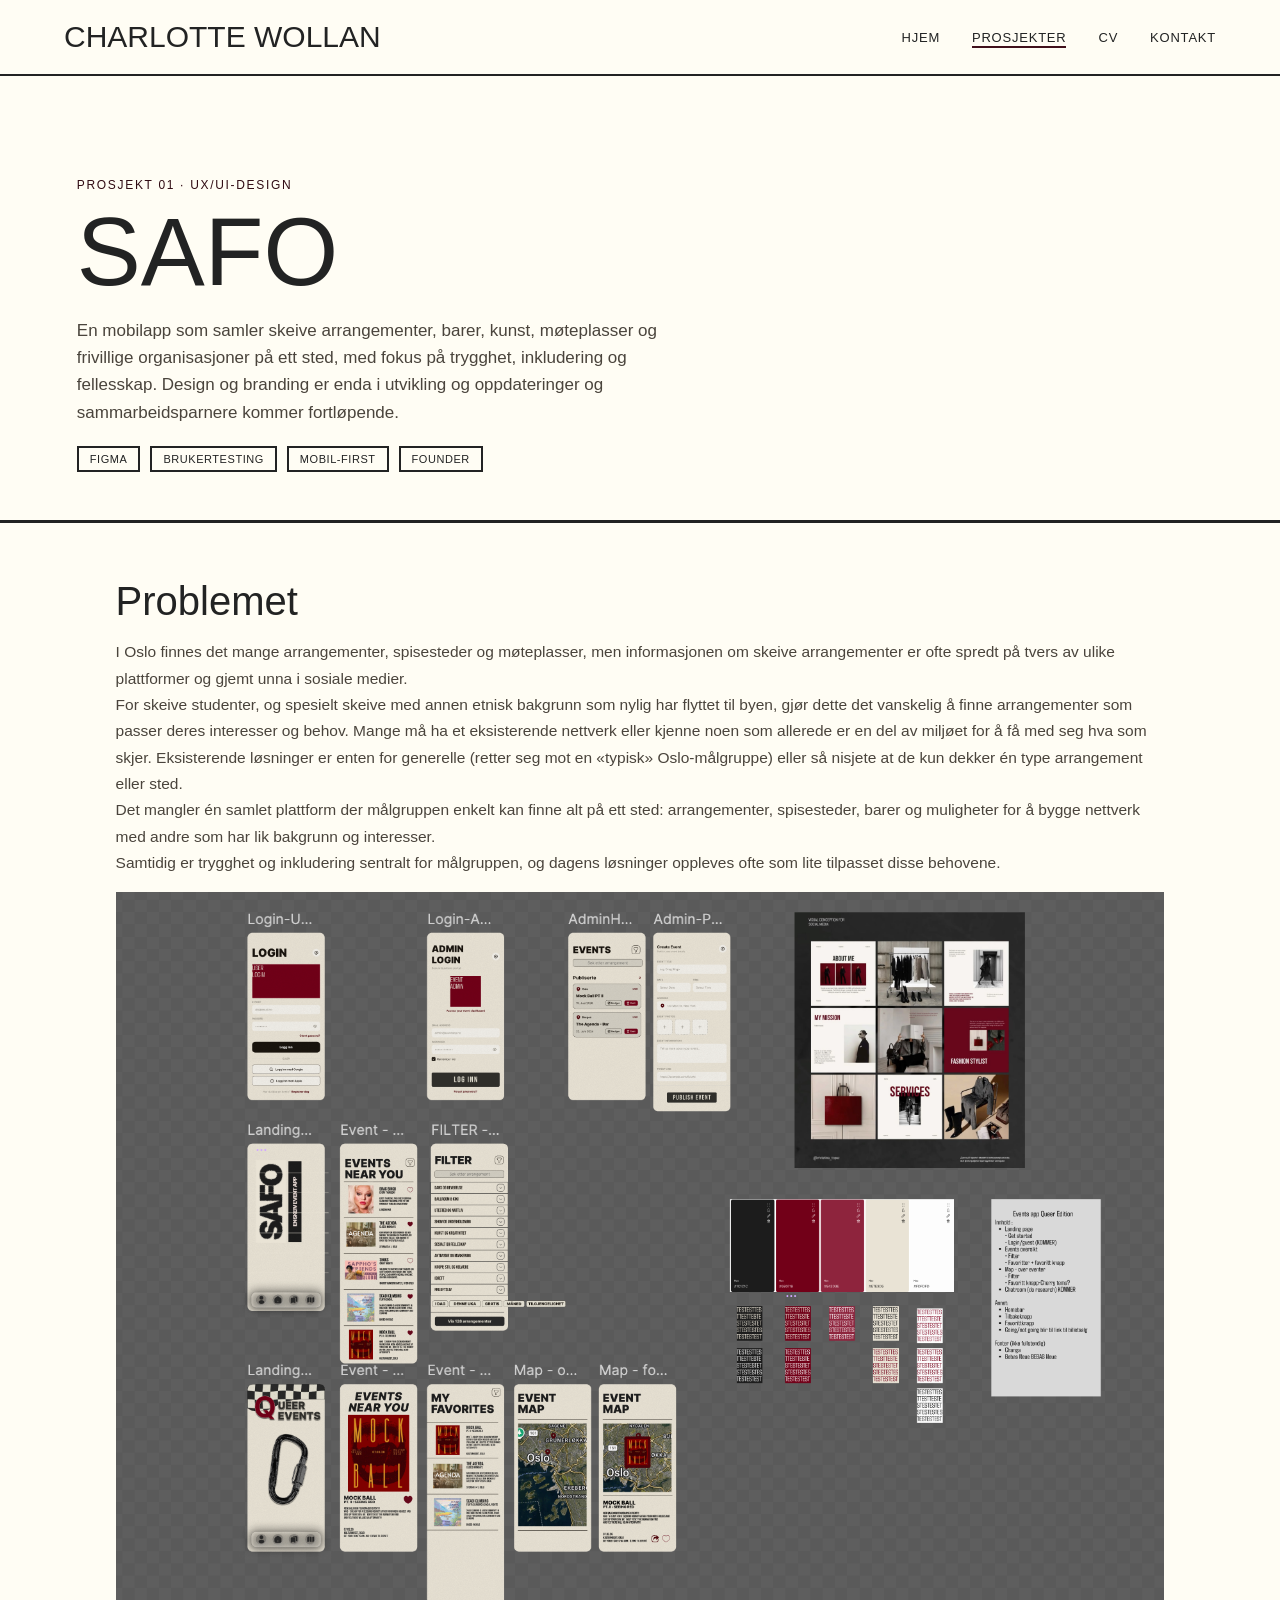
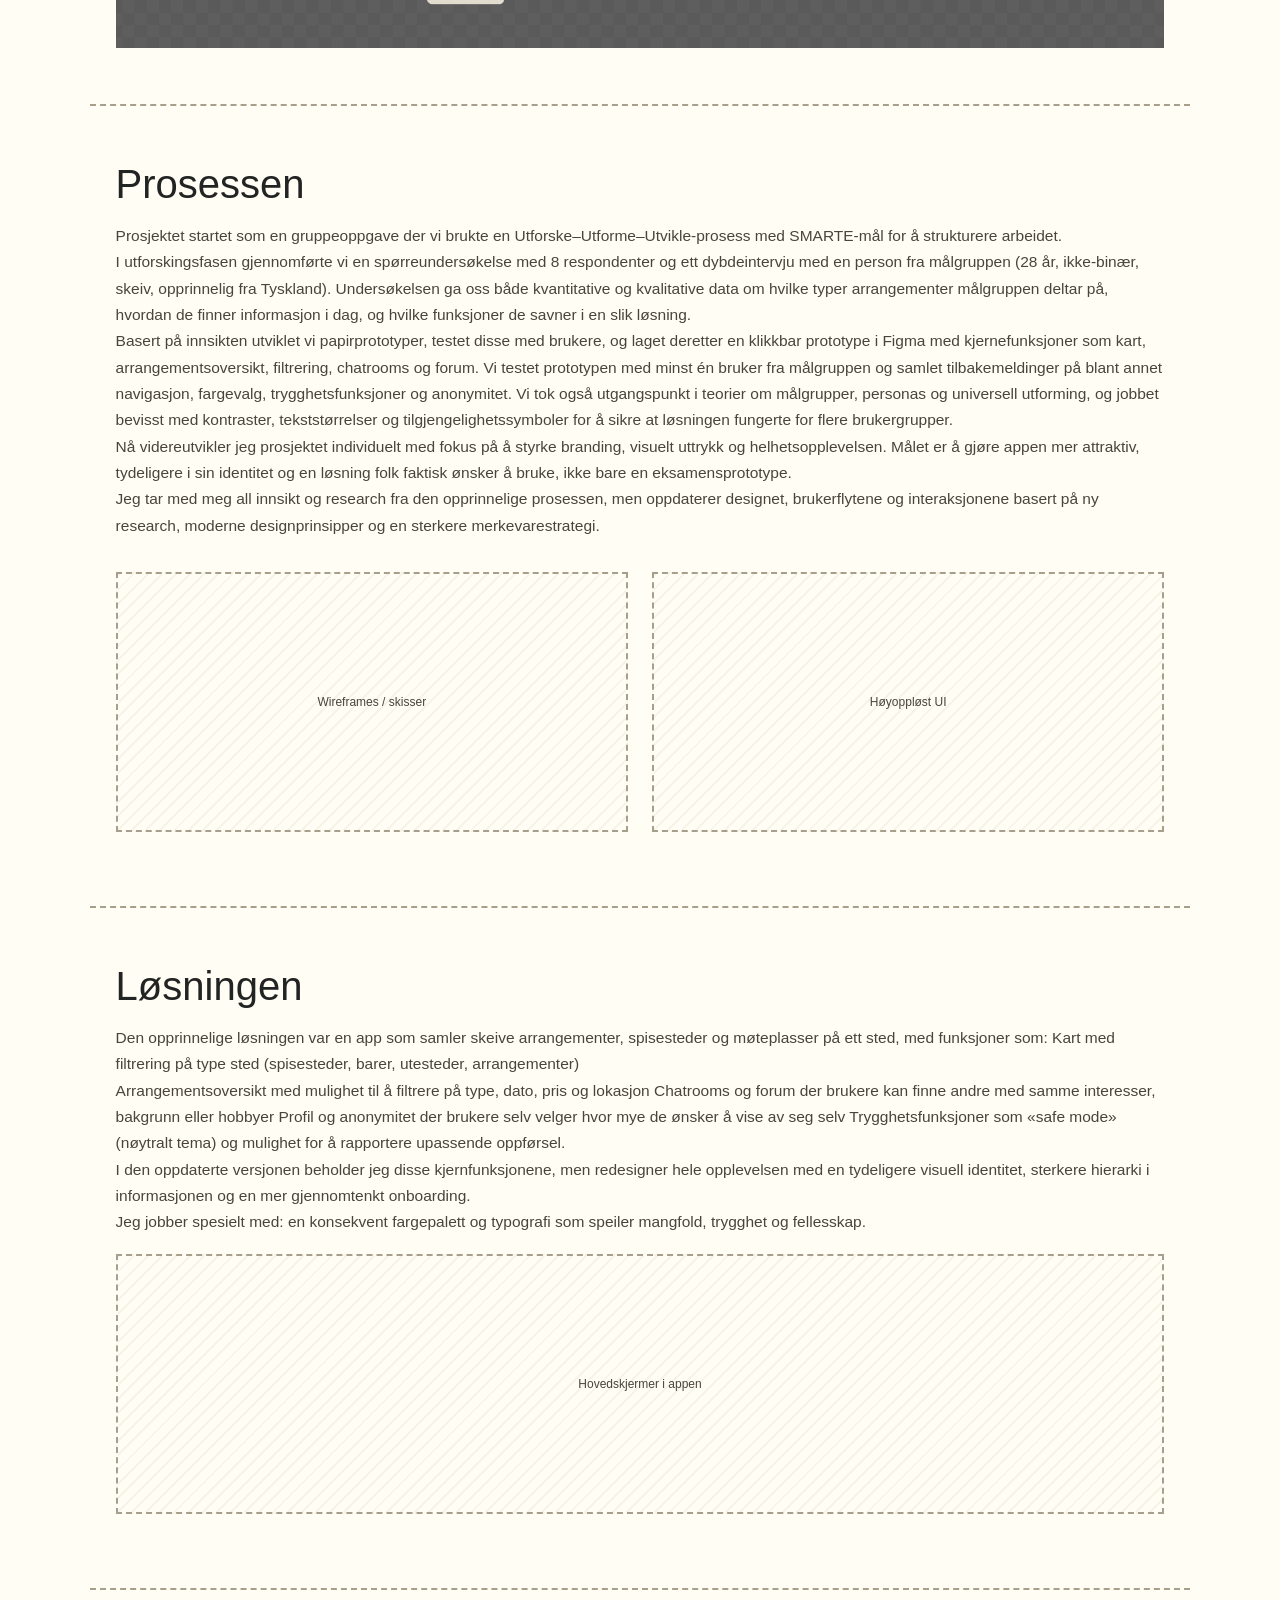
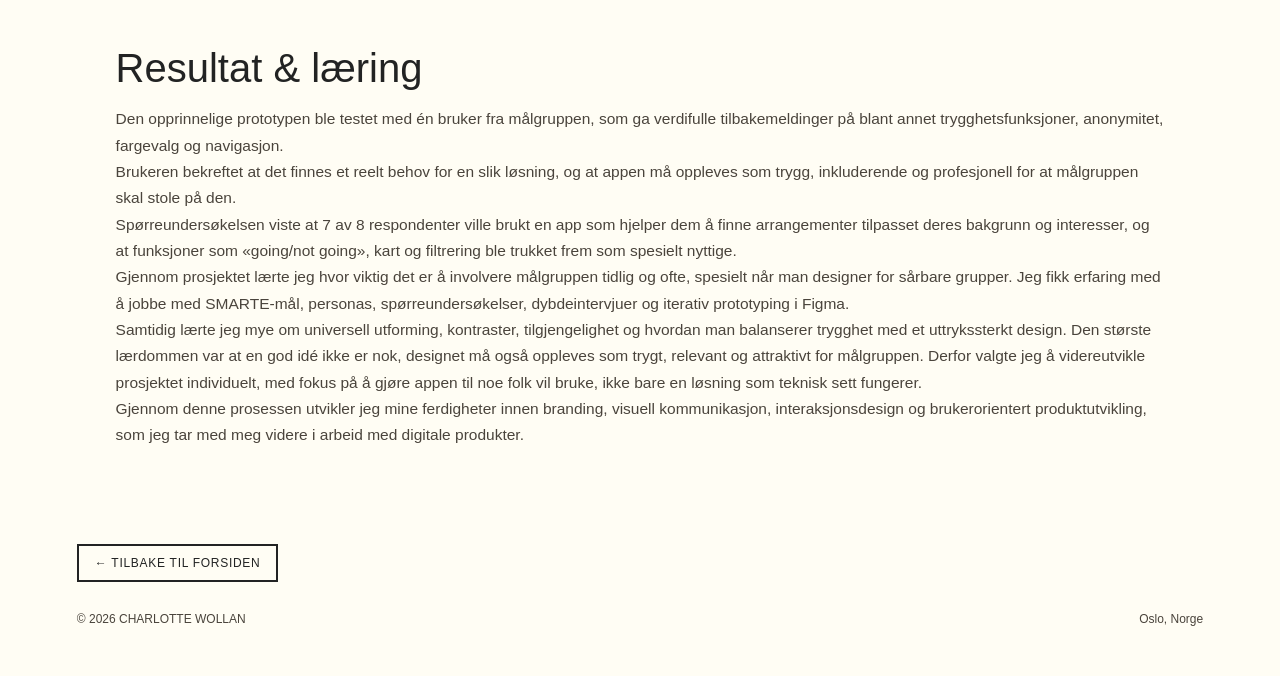
<file: prosjekt-eventapp.html>
<!DOCTYPE html>
<html lang="no">
  <head>
    <meta charset="UTF-8" />
    <meta name="viewport" content="width=device-width, initial-scale=1.0" />
    <title>Event App — COW</title>
    <link rel="preconnect" href="https://fonts.googleapis.com" />
    <link
      href="https://fonts.googleapis.com/css2?family=Caveat:wght@500;600;700&family=Space+Grotesk:wght@400;500;600&family=Space+Mono:wght@400;700&display=swap"
      rel="stylesheet"
    />
    <link rel="stylesheet" href="style.css" />
  </head>
  <body>
    <svg width="0" height="0" style="position: absolute">
      <filter id="wobble">
        <feTurbulence
          type="fractalNoise"
          baseFrequency="0.012 0.045"
          numOctaves="2"
          seed="7"
          result="noise"
        />
        <feDisplacementMap in="SourceGraphic" in2="noise" scale="6" />
      </filter>
    </svg>
    <div class="grain"></div>

    <nav class="site-nav">
      <span class="logo">CHARLOTTE WOLLAN</span>
      <ul>
        <li><a href="index.html">Hjem</a></li>
        <li><a href="index.html#prosjekter" class="active">Prosjekter</a></li>
        <li><a href="cv.html">CV</a></li>
        <li><a href="mailto:charlottewollan@hotmail.com">Kontakt</a></li>
      </ul>
    </nav>

    <header class="page-hero">
      <p class="kicker">Prosjekt 01 · UX/UI-design</p>
      <h1>SAFO</h1>
      <p class="tagline">
        En mobilapp som samler skeive arrangementer, barer, kunst, møteplasser
        og frivillige organisasjoner på ett sted, med fokus på trygghet,
        inkludering og fellesskap. Design og branding er enda i utvikling og
        oppdateringer og sammarbeidsparnere kommer fortløpende.
      </p>
      <div class="tag-row">
        <span class="tag">Figma</span>
        <span class="tag">Brukertesting</span>
        <span class="tag">Mobil-first</span>
        <span class="tag">Founder</span>
      </div>
    </header>

    <section class="content-section">
      <h2>Problemet</h2>
      <p>
        I Oslo finnes det mange arrangementer, spisesteder og møteplasser, men
        informasjonen om skeive arrangementer er ofte spredt på tvers av ulike
        plattformer og gjemt unna i sosiale medier. <br />
        For skeive studenter, og spesielt skeive med annen etnisk bakgrunn som
        nylig har flyttet til byen, gjør dette det vanskelig å finne
        arrangementer som passer deres interesser og behov. Mange må ha et
        eksisterende nettverk eller kjenne noen som allerede er en del av
        miljøet for å få med seg hva som skjer. Eksisterende løsninger er enten
        for generelle (retter seg mot en «typisk» Oslo-målgruppe) eller så
        nisjete at de kun dekker én type arrangement eller sted. <br />
        Det mangler én samlet plattform der målgruppen enkelt kan finne alt på
        ett sted: arrangementer, spisesteder, barer og muligheter for å bygge
        nettverk med andre som har lik bakgrunn og interesser. <br />
        Samtidig er trygghet og inkludering sentralt for målgruppen, og dagens
        løsninger oppleves ofte som lite tilpasset disse behovene.
      </p>
      <img
        src="images/PrototypeBuilding.png"
        alt="Bilde av skisse og prototype av skeiv eventapp."
      />
    </section>

    <section class="content-section">
      <h2>Prosessen</h2>
      <p>
        Prosjektet startet som en gruppeoppgave der vi brukte en
        Utforske–Utforme–Utvikle-prosess med SMARTE-mål for å strukturere
        arbeidet. <br />
        I utforskingsfasen gjennomførte vi en spørreundersøkelse med 8
        respondenter og ett dybdeintervju med en person fra målgruppen (28 år,
        ikke-binær, skeiv, opprinnelig fra Tyskland). Undersøkelsen ga oss både
        kvantitative og kvalitative data om hvilke typer arrangementer
        målgruppen deltar på, hvordan de finner informasjon i dag, og hvilke
        funksjoner de savner i en slik løsning. <br />Basert på innsikten
        utviklet vi papirprototyper, testet disse med brukere, og laget deretter
        en klikkbar prototype i Figma med kjernefunksjoner som kart,
        arrangementsoversikt, filtrering, chatrooms og forum. Vi testet
        prototypen med minst én bruker fra målgruppen og samlet tilbakemeldinger
        på blant annet navigasjon, fargevalg, trygghetsfunksjoner og anonymitet.
        Vi tok også utgangspunkt i teorier om målgrupper, personas og universell
        utforming, og jobbet bevisst med kontraster, tekststørrelser og
        tilgjengelighetssymboler for å sikre at løsningen fungerte for flere
        brukergrupper. <br />
        Nå videreutvikler jeg prosjektet individuelt med fokus på å styrke
        branding, visuelt uttrykk og helhetsopplevelsen. Målet er å gjøre appen
        mer attraktiv, tydeligere i sin identitet og en løsning folk faktisk
        ønsker å bruke, ikke bare en eksamensprototype. <br />
        Jeg tar med meg all innsikt og research fra den opprinnelige prosessen,
        men oppdaterer designet, brukerflytene og interaksjonene basert på ny
        research, moderne designprinsipper og en sterkere merkevarestrategi.
      </p>
      <div class="two-col">
        <div class="image-placeholder">Wireframes / skisser</div>
        <div class="image-placeholder">Høyoppløst UI</div>
      </div>
    </section>

    <section class="content-section">
      <h2>Løsningen</h2>
      <p>
        Den opprinnelige løsningen var en app som samler skeive arrangementer,
        spisesteder og møteplasser på ett sted, med funksjoner som: Kart med
        filtrering på type sted (spisesteder, barer, utesteder,
        arrangementer)<br />
        Arrangementsoversikt med mulighet til å filtrere på type, dato, pris og
        lokasjon Chatrooms og forum der brukere kan finne andre med samme
        interesser, bakgrunn eller hobbyer Profil og anonymitet der brukere selv
        velger hvor mye de ønsker å vise av seg selv Trygghetsfunksjoner som
        «safe mode» (nøytralt tema) og mulighet for å rapportere upassende
        oppførsel. <br />
        I den oppdaterte versjonen beholder jeg disse kjernfunksjonene, men
        redesigner hele opplevelsen med en tydeligere visuell identitet,
        sterkere hierarki i informasjonen og en mer gjennomtenkt onboarding.<br />
        Jeg jobber spesielt med: en konsekvent fargepalett og typografi som
        speiler mangfold, trygghet og fellesskap.
      </p>
      <div class="image-placeholder">Hovedskjermer i appen</div>
    </section>

    <section class="content-section">
      <h2>Resultat &amp; læring</h2>
      <p>
        Den opprinnelige prototypen ble testet med én bruker fra målgruppen, som
        ga verdifulle tilbakemeldinger på blant annet trygghetsfunksjoner,
        anonymitet, fargevalg og navigasjon. <br />
        Brukeren bekreftet at det finnes et reelt behov for en slik løsning, og
        at appen må oppleves som trygg, inkluderende og profesjonell for at
        målgruppen skal stole på den. <br />
        Spørreundersøkelsen viste at 7 av 8 respondenter ville brukt en app som
        hjelper dem å finne arrangementer tilpasset deres bakgrunn og
        interesser, og at funksjoner som «going/not going», kart og filtrering
        ble trukket frem som spesielt nyttige. <br />
        Gjennom prosjektet lærte jeg hvor viktig det er å involvere målgruppen
        tidlig og ofte, spesielt når man designer for sårbare grupper. Jeg fikk
        erfaring med å jobbe med SMARTE-mål, personas, spørreundersøkelser,
        dybdeintervjuer og iterativ prototyping i Figma.<br />
        Samtidig lærte jeg mye om universell utforming, kontraster,
        tilgjengelighet og hvordan man balanserer trygghet med et uttrykssterkt
        design. Den største lærdommen var at en god idé ikke er nok, designet må
        også oppleves som trygt, relevant og attraktivt for målgruppen. Derfor
        valgte jeg å videreutvikle prosjektet individuelt, med fokus på å gjøre
        appen til noe folk vil bruke, ikke bare en løsning som teknisk sett
        fungerer. <br />
        Gjennom denne prosessen utvikler jeg mine ferdigheter innen branding,
        visuell kommunikasjon, interaksjonsdesign og brukerorientert
        produktutvikling, som jeg tar med meg videre i arbeid med digitale
        produkter.
      </p>
    </section>

    <a class="back-link" href="index.html">← Tilbake til forsiden</a>

    <footer>
      <span>© <span id="year"></span> CHARLOTTE WOLLAN</span>
      <span>Oslo, Norge</span>
    </footer>

    <script src="script.js"></script>
  </body>
</html>
</file>
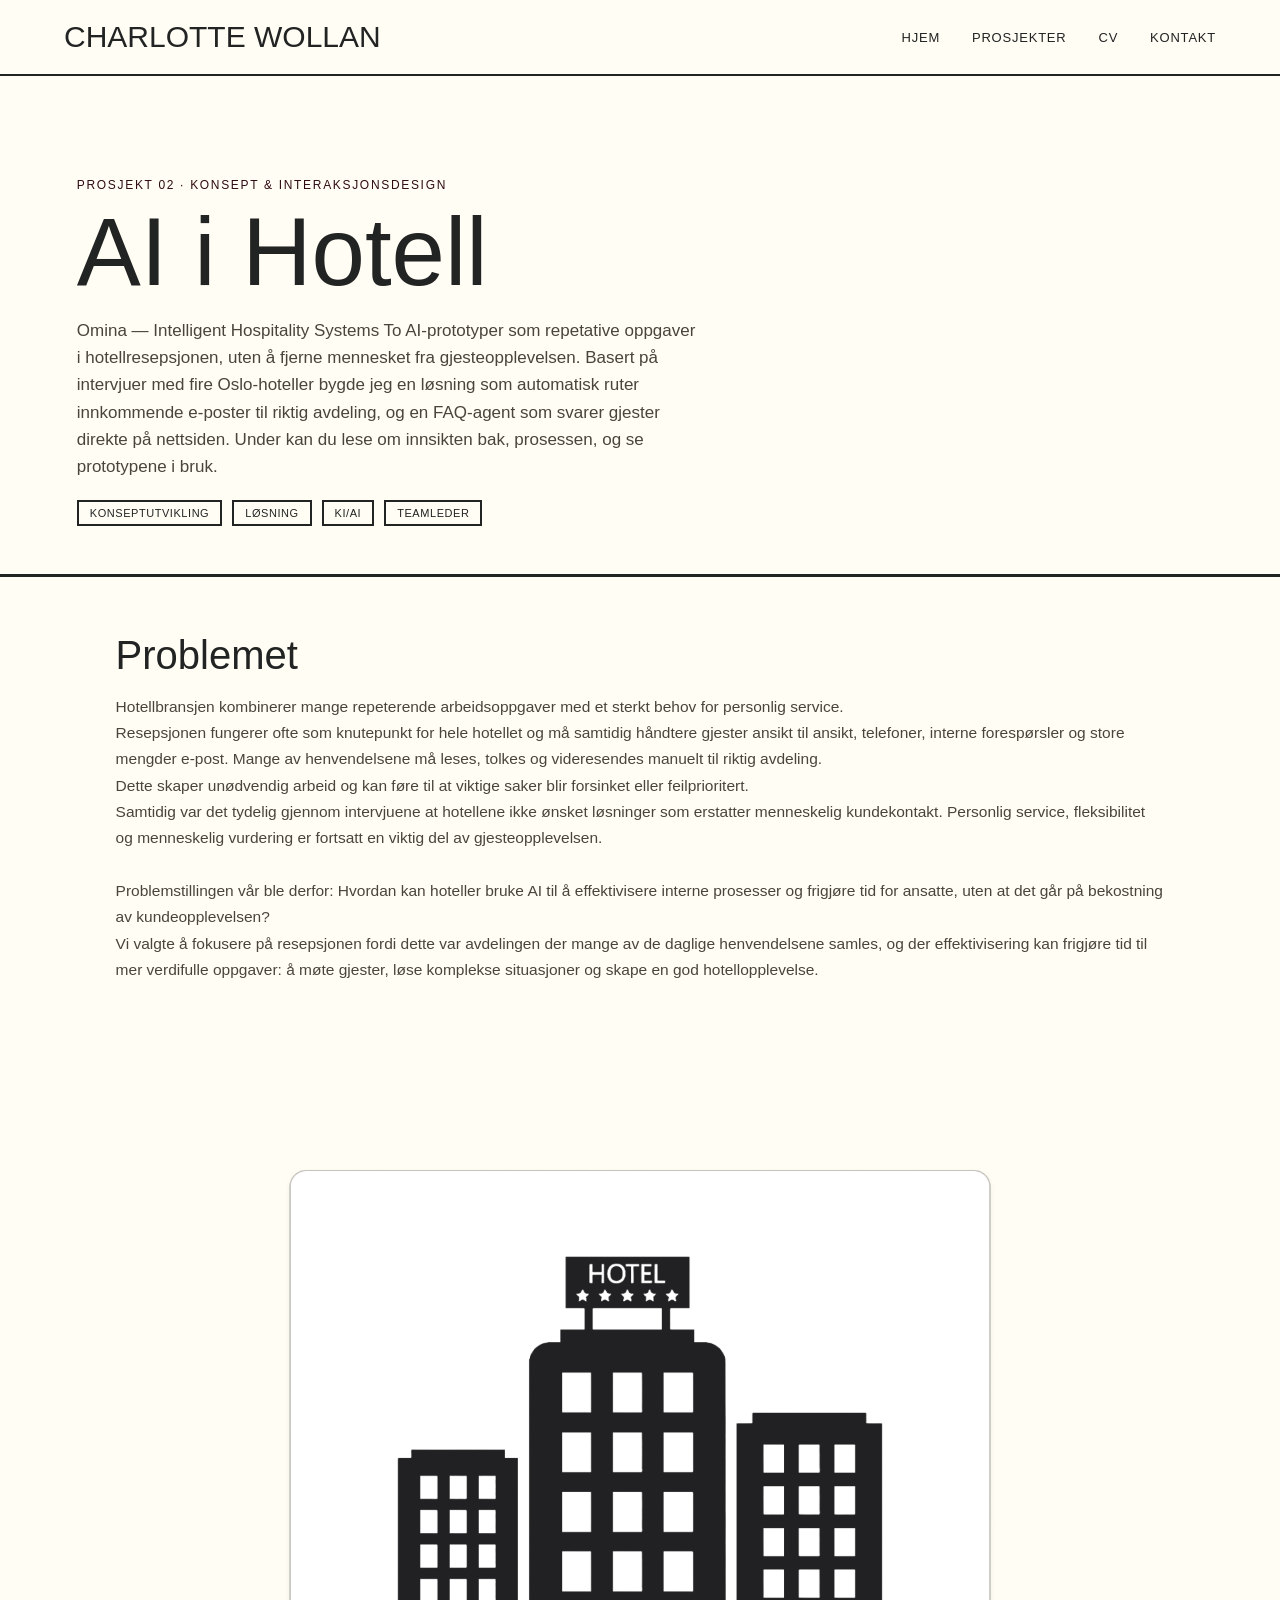
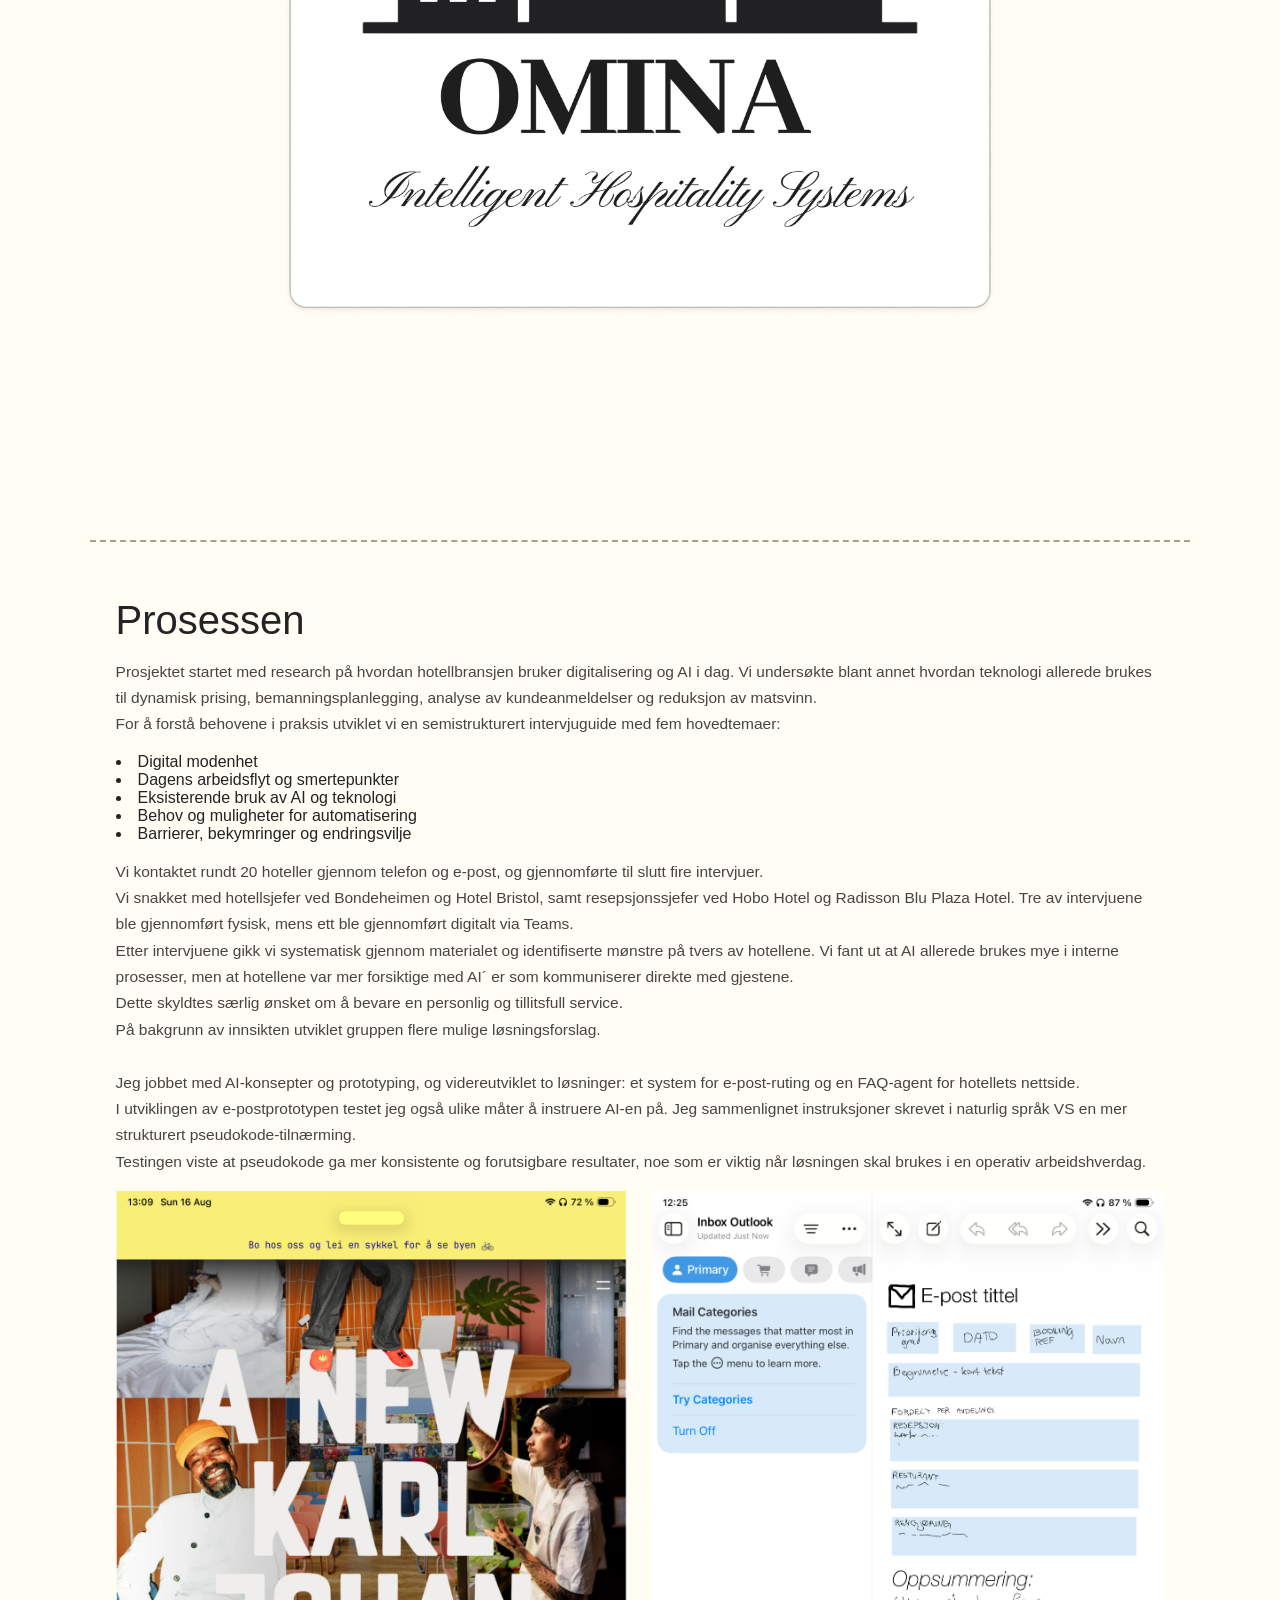
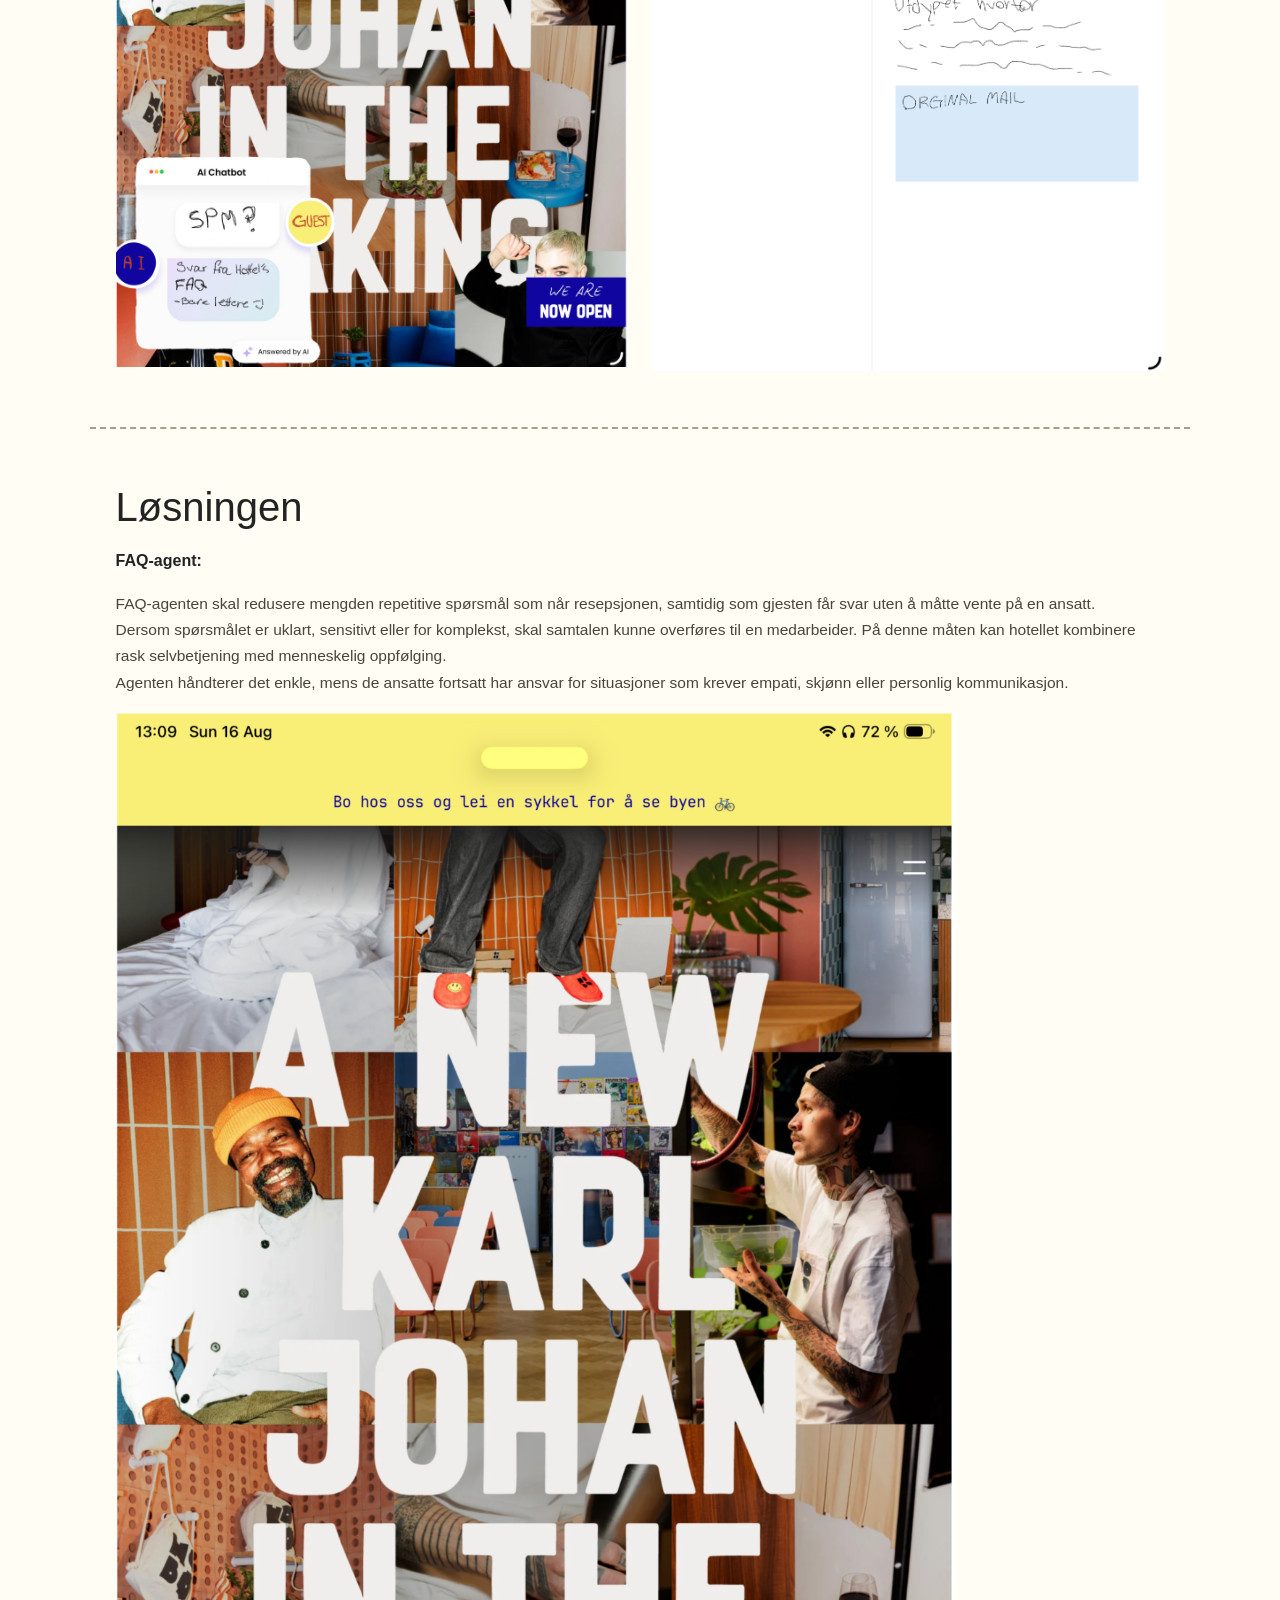
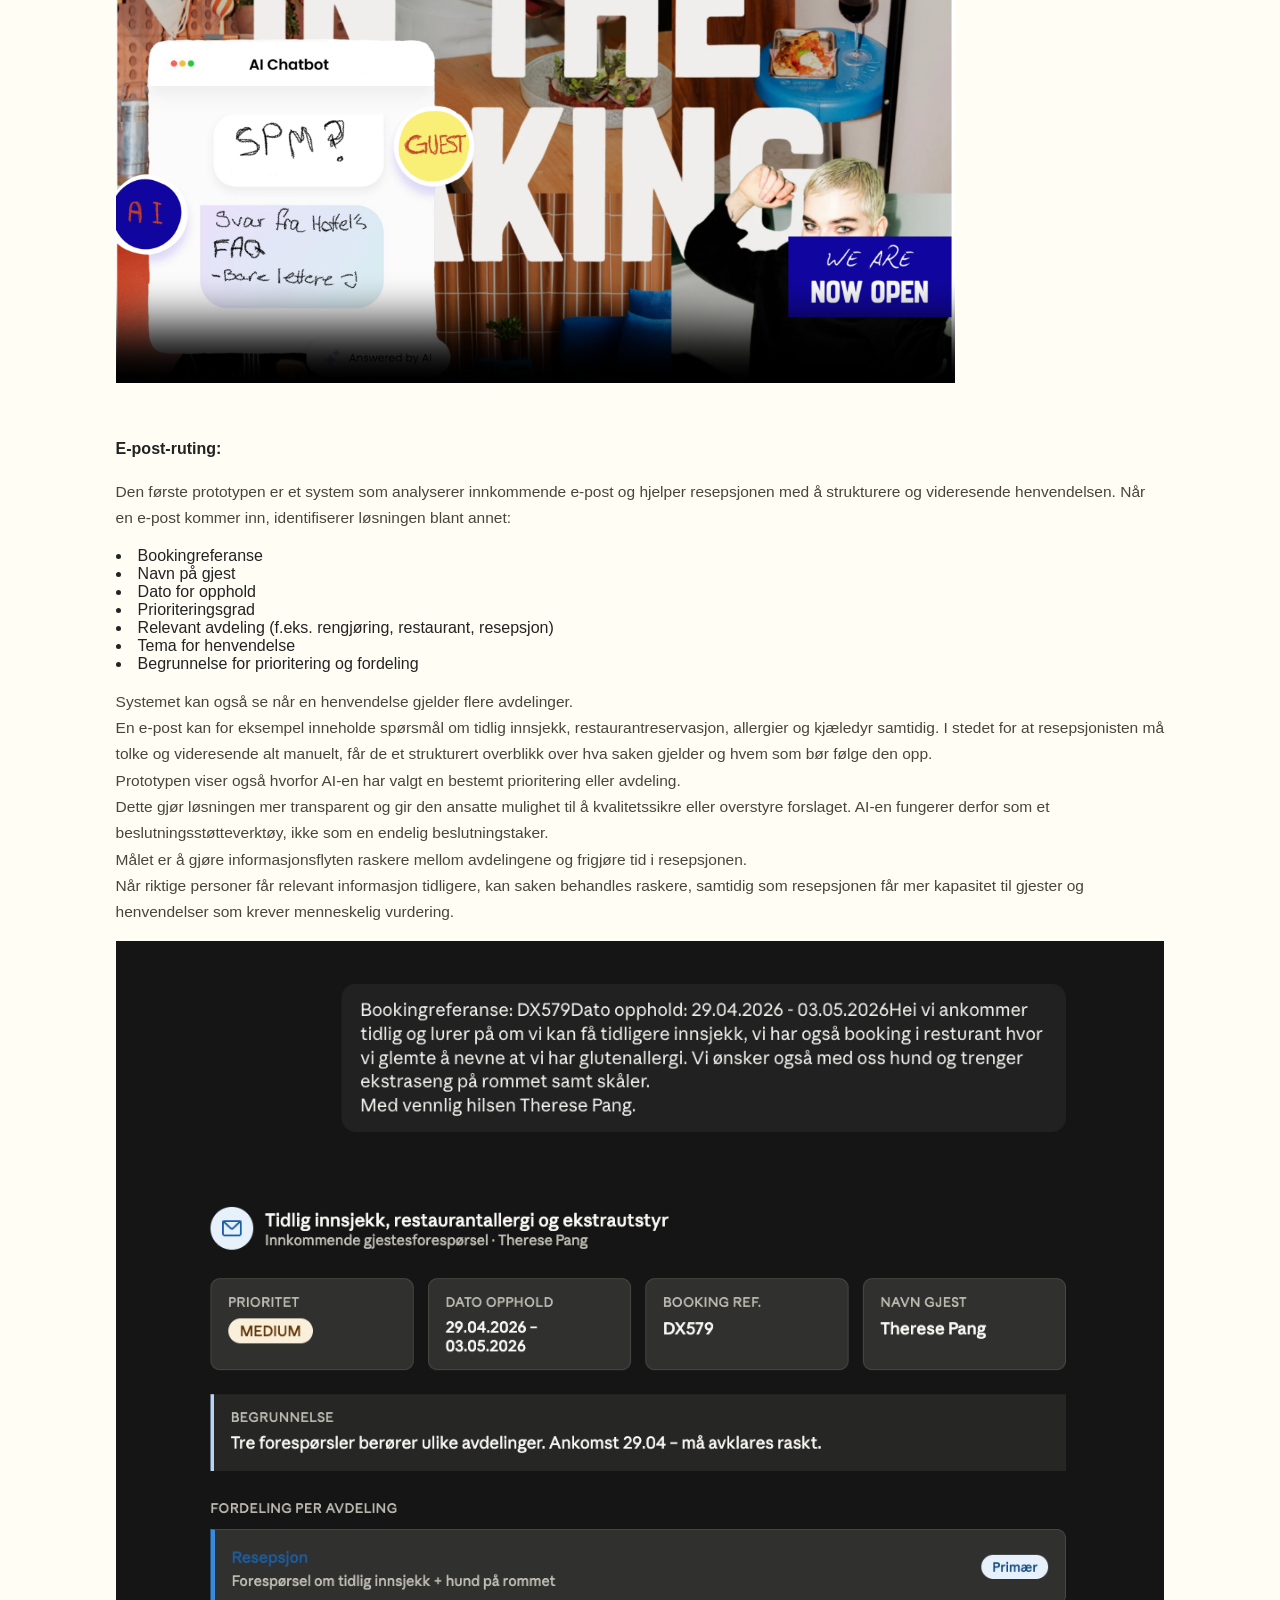
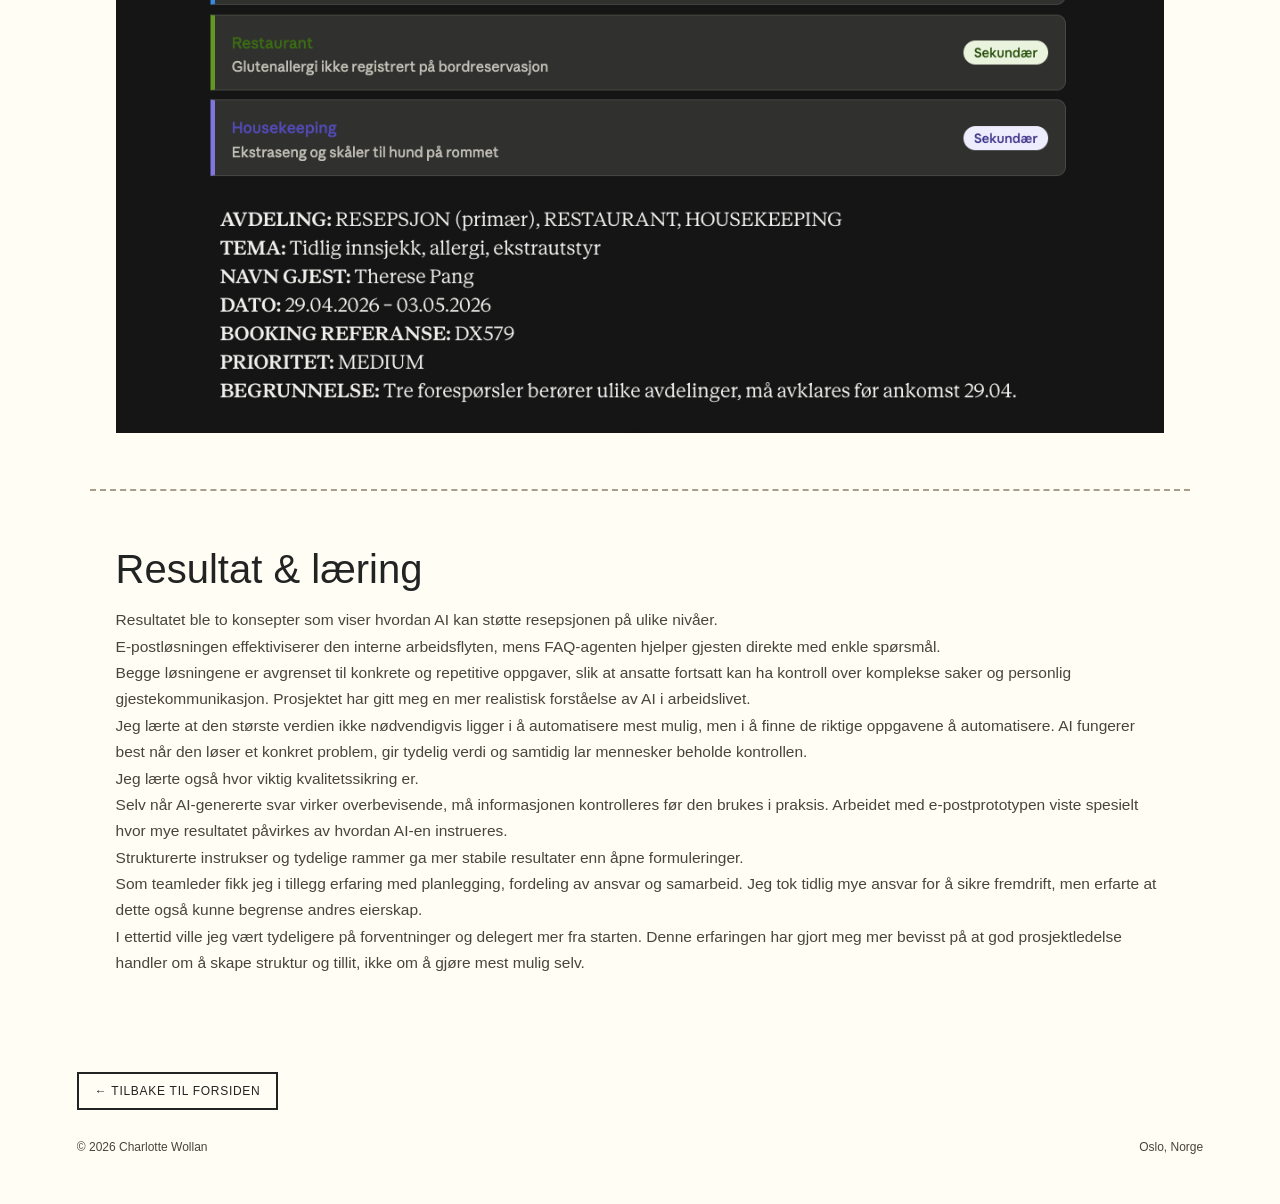
<file: prosjekt-hotell.html>
<!DOCTYPE html>
<html lang="no">
  <head>
    <meta charset="UTF-8" />
    <meta name="viewport" content="width=device-width, initial-scale=1.0" />
    <title>AI i Hotell — [Ditt Navn]</title>
    <link rel="preconnect" href="https://fonts.googleapis.com" />
    <link
      href="https://fonts.googleapis.com/css2?family=Caveat:wght@500;600;700&family=Space+Grotesk:wght@400;500;600&family=Space+Mono:wght@400;700&display=swap"
      rel="stylesheet"
    />
    <link rel="stylesheet" href="style.css" />
  </head>
  <body>
    <svg width="0" height="0" style="position: absolute">
      <filter id="wobble">
        <feTurbulence
          type="fractalNoise"
          baseFrequency="0.012 0.045"
          numOctaves="2"
          seed="7"
          result="noise"
        />
        <feDisplacementMap in="SourceGraphic" in2="noise" scale="6" />
      </filter>
    </svg>
    <div class="grain"></div>

    <nav class="site-nav">
      <span class="logo">CHARLOTTE WOLLAN</span>
      <ul>
        <li><a href="index.html">Hjem</a></li>
        <li><a href="index.html#prosjekter">Prosjekter</a></li>
        <li><a href="cv.html">CV</a></li>
        <li><a href="mailto:din@epost.no">Kontakt</a></li>
      </ul>
    </nav>

    <header class="page-hero">
      <p class="kicker">Prosjekt 02 · Konsept &amp; interaksjonsdesign</p>
      <h1>AI i Hotell</h1>
      <p class="tagline">
        Omina — Intelligent Hospitality Systems To AI-prototyper som repetative
        oppgaver i hotellresepsjonen, uten å fjerne mennesket fra
        gjesteopplevelsen. Basert på intervjuer med fire Oslo-hoteller bygde jeg
        en løsning som automatisk ruter innkommende e-poster til riktig
        avdeling, og en FAQ-agent som svarer gjester direkte på nettsiden. Under
        kan du lese om innsikten bak, prosessen, og se prototypene i bruk.
      </p>
      <div class="tag-row">
        <span class="tag">Konseptutvikling</span>
        <span class="tag">Løsning</span>
        <span class="tag">KI/AI</span>
        <span class="tag">Teamleder</span>
      </div>
    </header>

    <section class="content-section">
      <h2>Problemet</h2>
      <p>
        Hotellbransjen kombinerer mange repeterende arbeidsoppgaver med et
        sterkt behov for personlig service. <br />
        Resepsjonen fungerer ofte som knutepunkt for hele hotellet og må
        samtidig håndtere gjester ansikt til ansikt, telefoner, interne
        forespørsler og store mengder e-post. Mange av henvendelsene må leses,
        tolkes og videresendes manuelt til riktig avdeling. <br />
        Dette skaper unødvendig arbeid og kan føre til at viktige saker blir
        forsinket eller feilprioritert. <br />
        Samtidig var det tydelig gjennom intervjuene at hotellene ikke ønsket
        løsninger som erstatter menneskelig kundekontakt. Personlig service,
        fleksibilitet og menneskelig vurdering er fortsatt en viktig del av
        gjesteopplevelsen. <br />
        <br />
        Problemstillingen vår ble derfor: Hvordan kan hoteller bruke AI til å
        effektivisere interne prosesser og frigjøre tid for ansatte, uten at det
        går på bekostning av kundeopplevelsen? <br />
        Vi valgte å fokusere på resepsjonen fordi dette var avdelingen der mange
        av de daglige henvendelsene samles, og der effektivisering kan frigjøre
        tid til mer verdifulle oppgaver: å møte gjester, løse komplekse
        situasjoner og skape en god hotellopplevelse.
      </p>
      <img
        src="images/Logo.png"
        alt="Skisse av FAQ agent på HOBO hotel´s nettside"
      />
    </section>

    <section class="content-section">
      <h2>Prosessen</h2>
      <p>
        Prosjektet startet med research på hvordan hotellbransjen bruker
        digitalisering og AI i dag. Vi undersøkte blant annet hvordan teknologi
        allerede brukes til dynamisk prising, bemanningsplanlegging, analyse av
        kundeanmeldelser og reduksjon av matsvinn. <br />
        For å forstå behovene i praksis utviklet vi en semistrukturert
        intervjuguide med fem hovedtemaer:
      </p>
      <li>Digital modenhet</li>
      <li>Dagens arbeidsflyt og smertepunkter</li>
      <li>Eksisterende bruk av AI og teknologi</li>
      <li>Behov og muligheter for automatisering</li>
      <li>Barrierer, bekymringer og endringsvilje</li>
      <p>
        Vi kontaktet rundt 20 hoteller gjennom telefon og e-post, og
        gjennomførte til slutt fire intervjuer. <br />
        Vi snakket med hotellsjefer ved Bondeheimen og Hotel Bristol, samt
        resepsjonssjefer ved Hobo Hotel og Radisson Blu Plaza Hotel. Tre av
        intervjuene ble gjennomført fysisk, mens ett ble gjennomført digitalt
        via Teams. <br />
        Etter intervjuene gikk vi systematisk gjennom materialet og
        identifiserte mønstre på tvers av hotellene. Vi fant ut at AI allerede
        brukes mye i interne prosesser, men at hotellene var mer forsiktige med
        AI´ er som kommuniserer direkte med gjestene. <br />
        Dette skyldtes særlig ønsket om å bevare en personlig og tillitsfull
        service. <br />
        På bakgrunn av innsikten utviklet gruppen flere mulige løsningsforslag.
        <br />
        <br />
        Jeg jobbet med AI-konsepter og prototyping, og videreutviklet to
        løsninger: et system for e-post-ruting og en FAQ-agent for hotellets
        nettside. <br />
        I utviklingen av e-postprototypen testet jeg også ulike måter å
        instruere AI-en på. Jeg sammenlignet instruksjoner skrevet i naturlig
        språk VS en mer strukturert pseudokode-tilnærming. <br />
        Testingen viste at pseudokode ga mer konsistente og forutsigbare
        resultater, noe som er viktig når løsningen skal brukes i en operativ
        arbeidshverdag.
      </p>
      <div class="two-col">
        <img
          src="images/FAQAgent.png"
          alt="Skisse av FAQ agent på HOBO hotel´s nettside"
        />

        <img
          src="images/ReRoutingSkisse.png"
          alt="Skiise av Epost re routing systemet i mail inbox"
        />
      </div>
    </section>

    <section class="content-section">
      <h2>Løsningen</h2>
      <h4>FAQ-agent:</h4>
      <p>
        FAQ-agenten skal redusere mengden repetitive spørsmål som når
        resepsjonen, samtidig som gjesten får svar uten å måtte vente på en
        ansatt. <br />
        Dersom spørsmålet er uklart, sensitivt eller for komplekst, skal
        samtalen kunne overføres til en medarbeider. På denne måten kan hotellet
        kombinere rask selvbetjening med menneskelig oppfølging. <br />
        Agenten håndterer det enkle, mens de ansatte fortsatt har ansvar for
        situasjoner som krever empati, skjønn eller personlig kommunikasjon.
      </p>
      <video
        src="images/FAQprototypeMov.mov"
        controls
        preload="metadata"
        playsinline
        poster="images/FAQAgent.png"
      ></video>
      <br />
      <br />
      <h4>E-post-ruting:</h4>
      <p>
        Den første prototypen er et system som analyserer innkommende e-post og
        hjelper resepsjonen med å strukturere og videresende henvendelsen. Når
        en e-post kommer inn, identifiserer løsningen blant annet:
      </p>
      <li>Bookingreferanse</li>
      <li>Navn på gjest</li>
      <li>Dato for opphold</li>
      <li>Prioriteringsgrad</li>
      <li>Relevant avdeling (f.eks. rengjøring, restaurant, resepsjon)</li>
      <li>Tema for henvendelse</li>
      <li>Begrunnelse for prioritering og fordeling</li>

      <p>
        Systemet kan også se når en henvendelse gjelder flere avdelinger.<br />
        En e-post kan for eksempel inneholde spørsmål om tidlig innsjekk,
        restaurantreservasjon, allergier og kjæledyr samtidig. I stedet for at
        resepsjonisten må tolke og videresende alt manuelt, får de et
        strukturert overblikk over hva saken gjelder og hvem som bør følge den
        opp. <br />
        Prototypen viser også hvorfor AI-en har valgt en bestemt prioritering
        eller avdeling. <br />
        Dette gjør løsningen mer transparent og gir den ansatte mulighet til å
        kvalitetssikre eller overstyre forslaget. AI-en fungerer derfor som et
        beslutningsstøtteverktøy, ikke som en endelig beslutningstaker.
        <br />Målet er å gjøre informasjonsflyten raskere mellom avdelingene og
        frigjøre tid i resepsjonen. <br />
        Når riktige personer får relevant informasjon tidligere, kan saken
        behandles raskere, samtidig som resepsjonen får mer kapasitet til
        gjester og henvendelser som krever menneskelig vurdering.
      </p>

      <img src="images/EpostPrototype.png" alt="Film av FAQ prototype" />
    </section>

    <section class="content-section">
      <h2>Resultat &amp; læring</h2>
      <p>
        Resultatet ble to konsepter som viser hvordan AI kan støtte resepsjonen
        på ulike nivåer. <br />
        E-postløsningen effektiviserer den interne arbeidsflyten, mens
        FAQ-agenten hjelper gjesten direkte med enkle spørsmål.<br />
        Begge løsningene er avgrenset til konkrete og repetitive oppgaver, slik
        at ansatte fortsatt kan ha kontroll over komplekse saker og personlig
        gjestekommunikasjon. Prosjektet har gitt meg en mer realistisk
        forståelse av AI i arbeidslivet. <br />
        Jeg lærte at den største verdien ikke nødvendigvis ligger i å
        automatisere mest mulig, men i å finne de riktige oppgavene å
        automatisere. AI fungerer best når den løser et konkret problem, gir
        tydelig verdi og samtidig lar mennesker beholde kontrollen. <br />
        Jeg lærte også hvor viktig kvalitetssikring er. <br />
        Selv når AI-genererte svar virker overbevisende, må informasjonen
        kontrolleres før den brukes i praksis. Arbeidet med e-postprototypen
        viste spesielt hvor mye resultatet påvirkes av hvordan AI-en instrueres.
        <br />
        Strukturerte instrukser og tydelige rammer ga mer stabile resultater enn
        åpne formuleringer.<br />
        Som teamleder fikk jeg i tillegg erfaring med planlegging, fordeling av
        ansvar og samarbeid. Jeg tok tidlig mye ansvar for å sikre fremdrift,
        men erfarte at dette også kunne begrense andres eierskap. <br />
        I ettertid ville jeg vært tydeligere på forventninger og delegert mer
        fra starten. Denne erfaringen har gjort meg mer bevisst på at god
        prosjektledelse handler om å skape struktur og tillit, ikke om å gjøre
        mest mulig selv.
      </p>
    </section>

    <a class="back-link" href="index.html">← Tilbake til forsiden</a>

    <footer>
      <span>© <span id="year"></span> Charlotte Wollan</span>
      <span>Oslo, Norge</span>
    </footer>

    <script src="script.js"></script>
  </body>
</html>
</file>
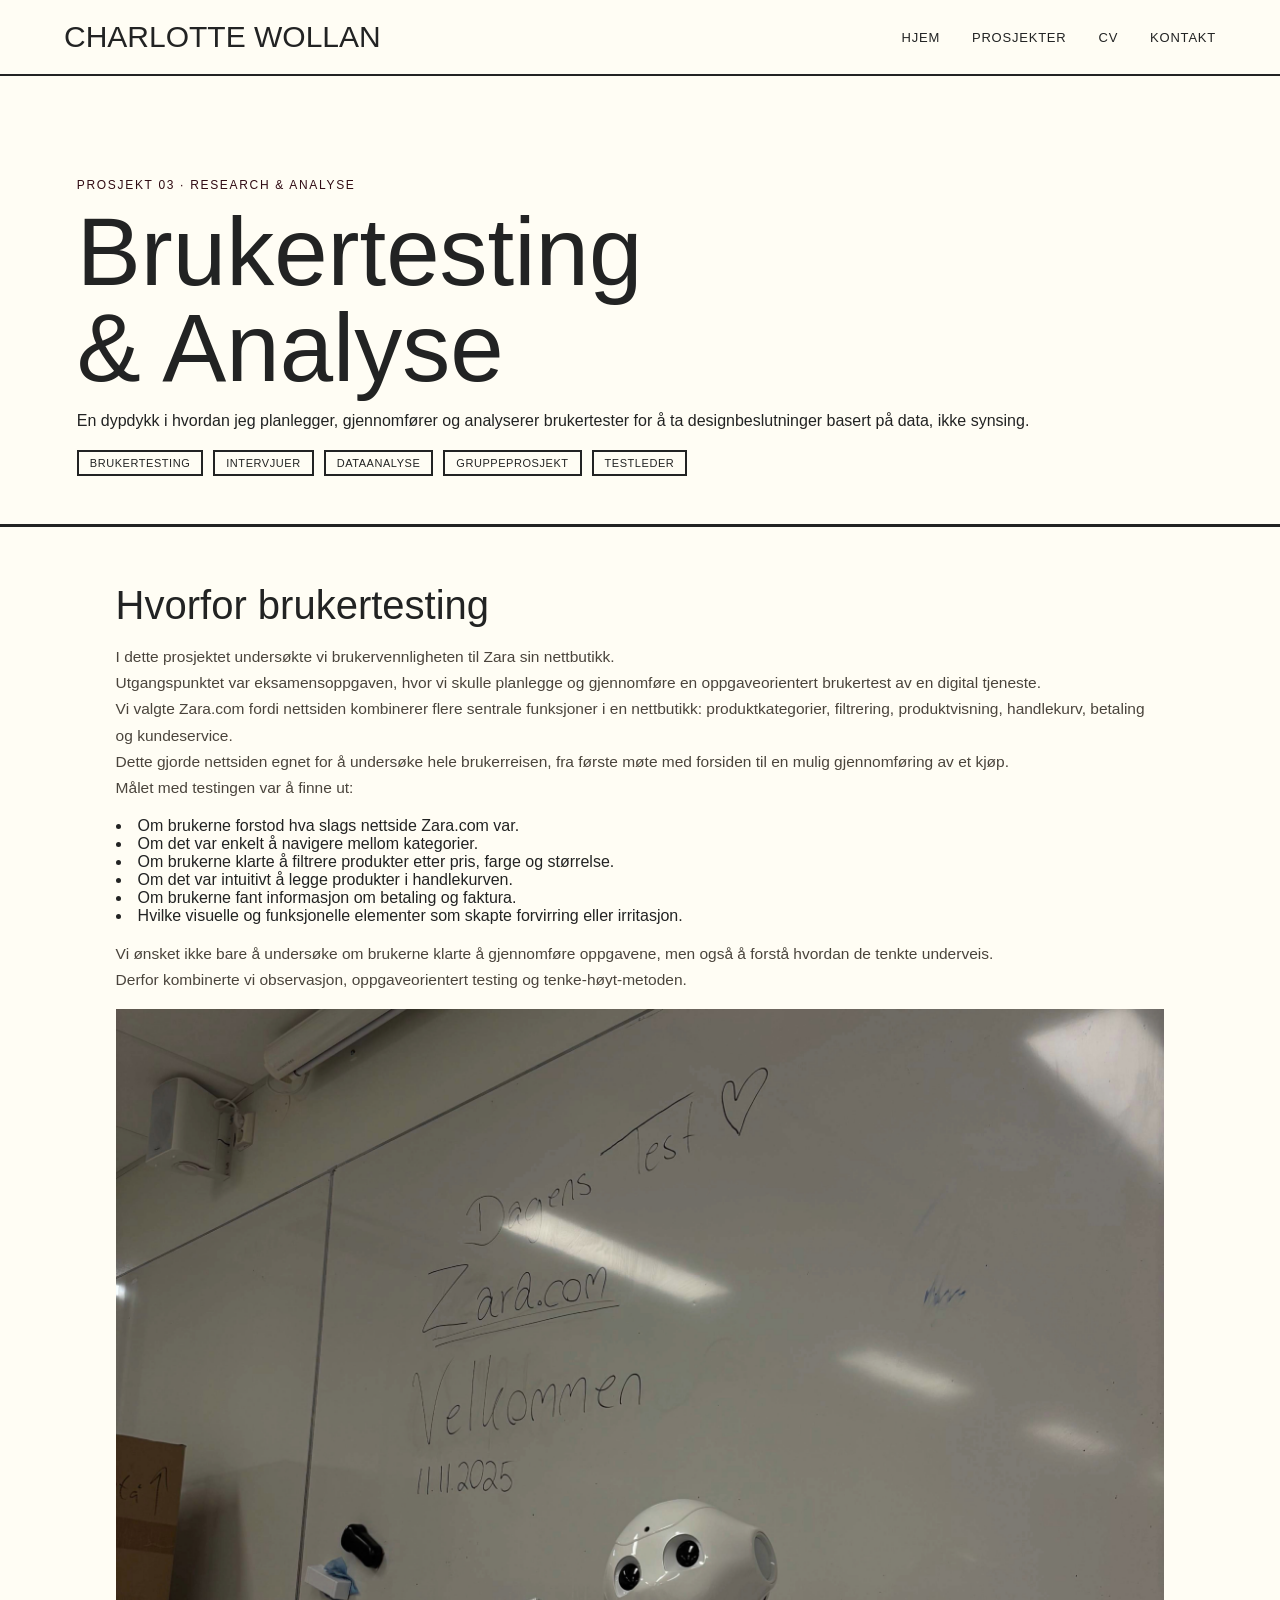
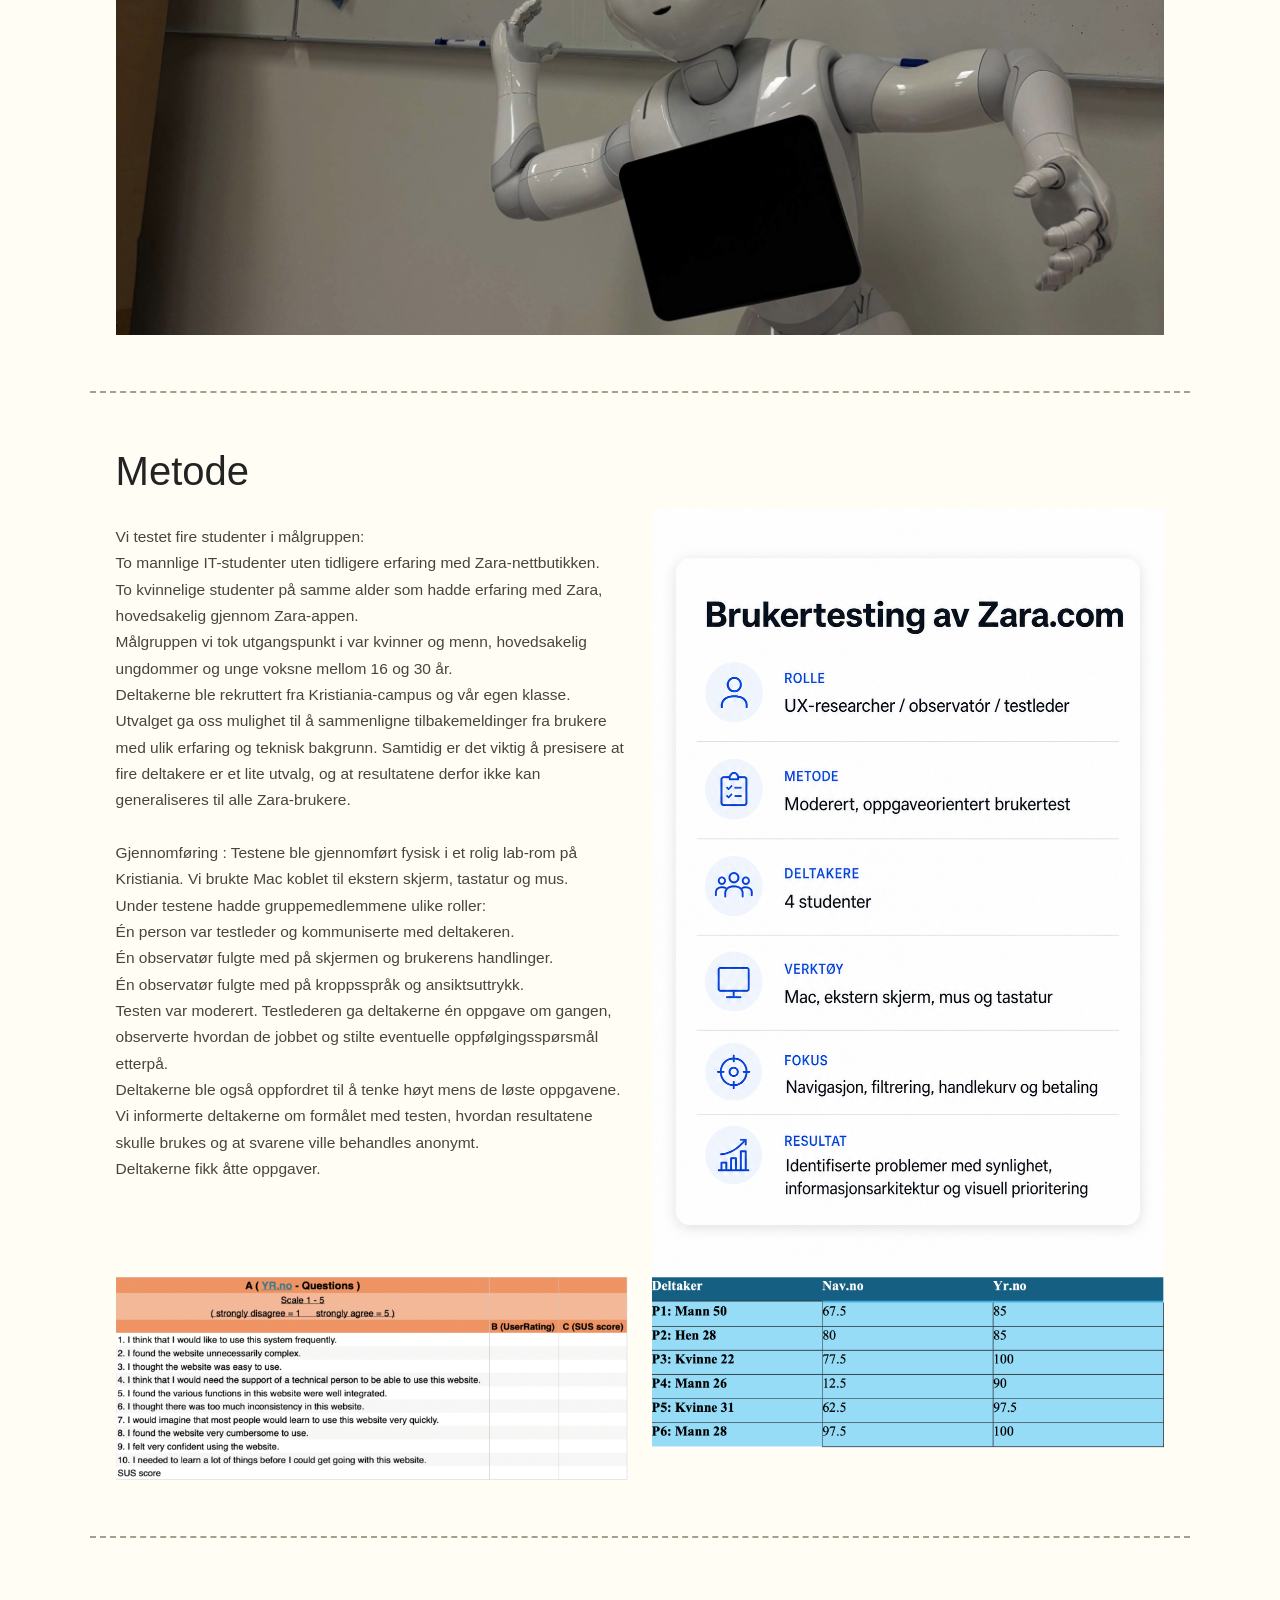
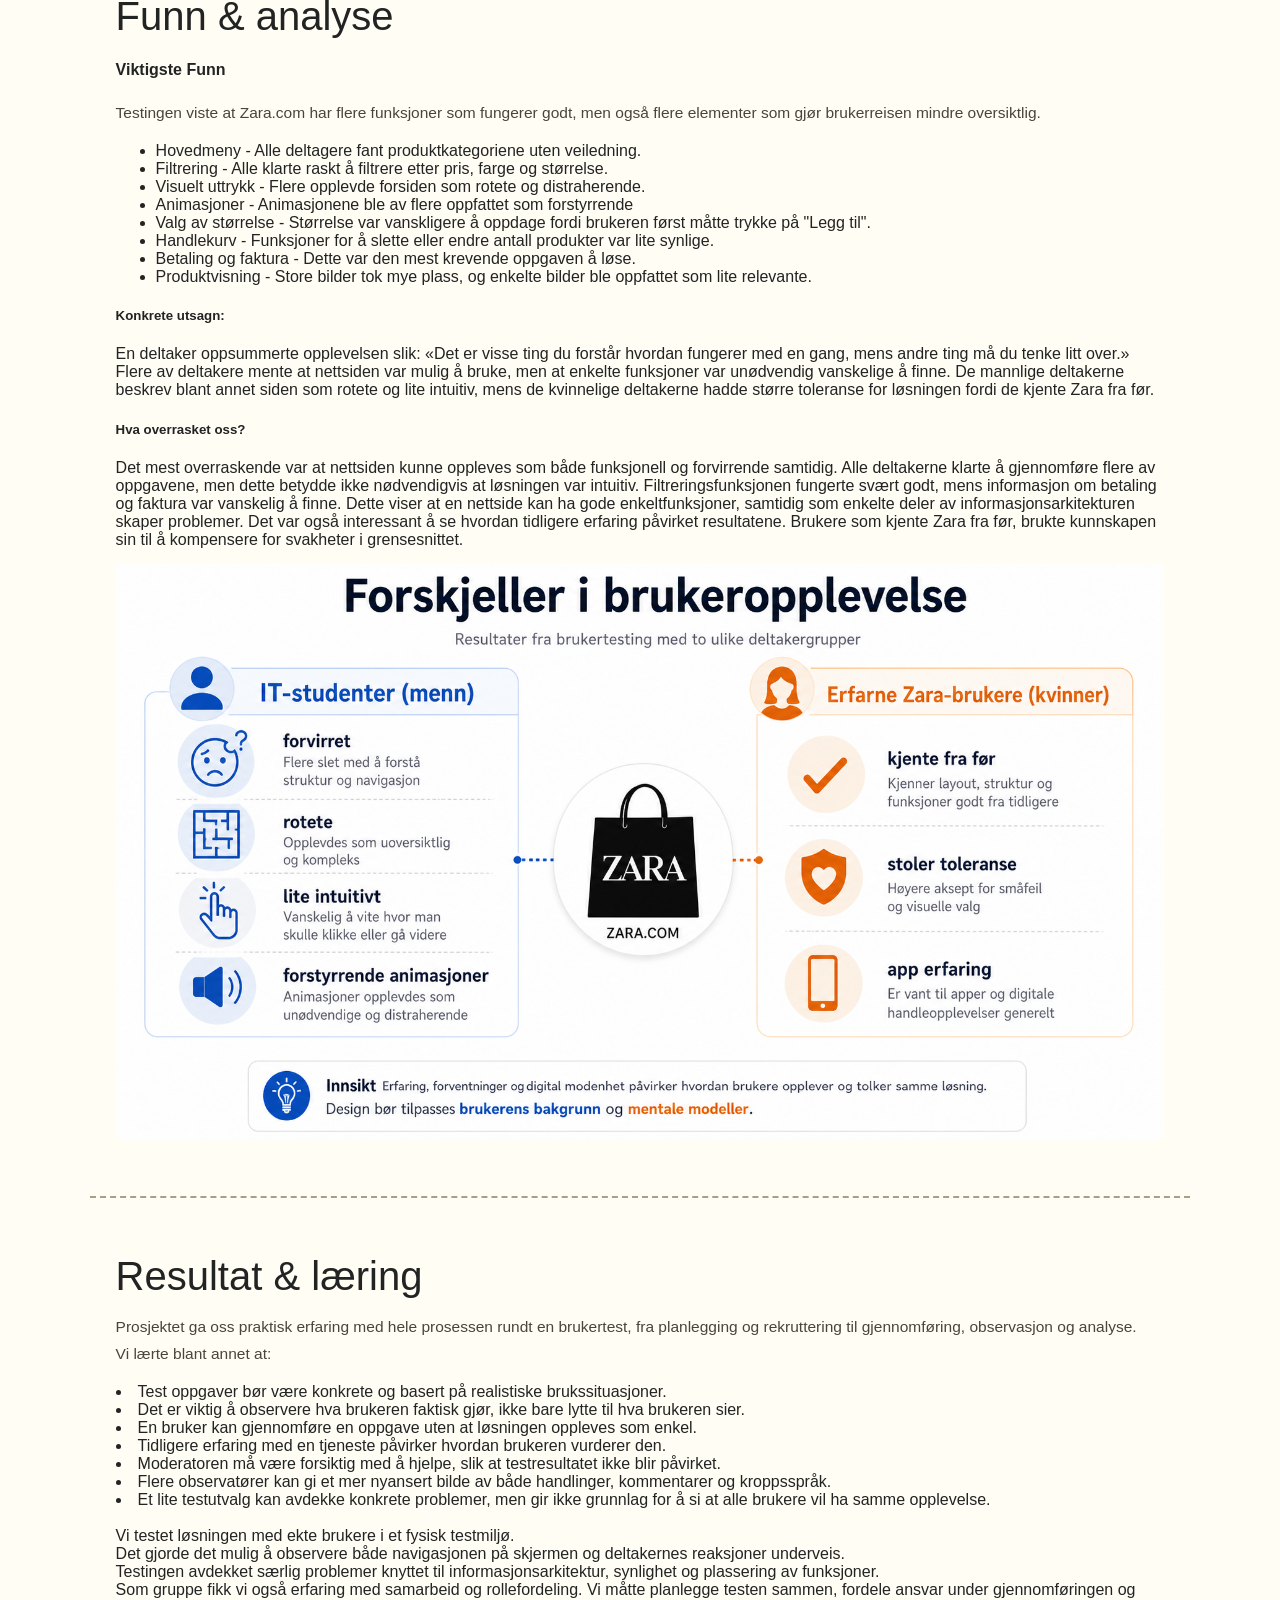
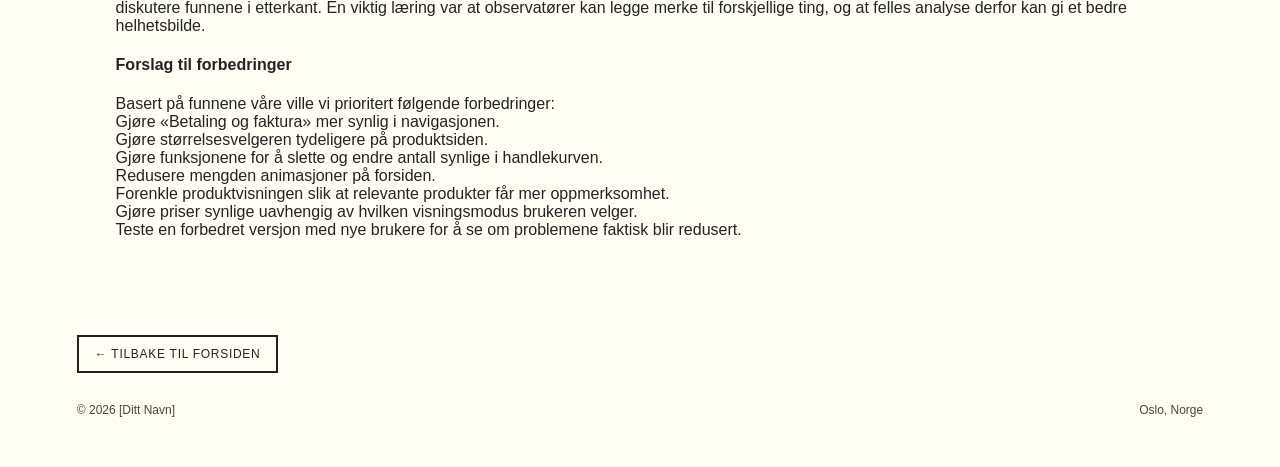
<file: files/prosjekt-brukertesting.html>
<!DOCTYPE html>
<html lang="no">
  <head>
    <meta charset="UTF-8" />
    <meta name="viewport" content="width=device-width, initial-scale=1.0" />
    <title>Brukertesting &amp; Analyse — [Ditt Navn]</title>
    <link rel="preconnect" href="https://fonts.googleapis.com" />
    <link
      href="https://fonts.googleapis.com/css2?family=Caveat:wght@500;600;700&family=Space+Grotesk:wght@400;500;600&family=Space+Mono:wght@400;700&display=swap"
      rel="stylesheet"
    />
    <link rel="stylesheet" href="style.css" />
  </head>
  <body>
    <svg width="0" height="0" style="position: absolute">
      <filter id="wobble">
        <feTurbulence
          type="fractalNoise"
          baseFrequency="0.012 0.045"
          numOctaves="2"
          seed="7"
          result="noise"
        />
        <feDisplacementMap in="SourceGraphic" in2="noise" scale="6" />
      </filter>
    </svg>
    <div class="grain"></div>

    <nav class="site-nav">
      <span class="logo">CHARLOTTE WOLLAN</span>
      <ul>
        <li><a href="index.html">Hjem</a></li>
        <li><a href="index.html#prosjekter">Prosjekter</a></li>
        <li><a href="cv.html">CV</a></li>
        <li><a href="mailto:din@epost.no">Kontakt</a></li>
      </ul>
    </nav>

    <header class="page-hero">
      <p class="kicker">Prosjekt 03 · Research &amp; analyse</p>
      <h1>Brukertesting<br />&amp; Analyse</h1>
      <p class="">
        En dypdykk i hvordan jeg planlegger, gjennomfører og analyserer
        brukertester for å ta designbeslutninger basert på data, ikke synsing.
      </p>
      <div class="tag-row">
        <span class="tag">Brukertesting</span>
        <span class="tag">Intervjuer</span>
        <span class="tag">Dataanalyse</span>
        <span class="tag">Gruppeprosjekt</span>
        <span class="tag">testleder </span>
      </div>
    </header>

    <section class="content-section">
      <h2>Hvorfor brukertesting</h2>
      <p>
        I dette prosjektet undersøkte vi brukervennligheten til Zara sin
        nettbutikk. <br> 
        Utgangspunktet var eksamensoppgaven, hvor vi skulle
        planlegge og gjennomføre en oppgaveorientert brukertest av en digital
        tjeneste. <br> 
        Vi valgte Zara.com fordi nettsiden kombinerer flere sentrale
        funksjoner i en nettbutikk: produktkategorier, filtrering,
        produktvisning, handlekurv, betaling og kundeservice. <br> 
        Dette gjorde nettsiden egnet for å undersøke hele brukerreisen, fra første møte med
        forsiden til en mulig gjennomføring av et kjøp. <br> 
        Målet med testingen var å finne ut: </p>
        <li>Om brukerne forstod hva slags nettside Zara.com var. </li>
        <li>Om det var enkelt å navigere mellom kategorier.</li>
        <li>Om brukerne klarte å filtrere produkter etter pris, farge og størrelse.</li>
        <li>Om det var intuitivt å legge produkter i handlekurven. </li>
        <li>Om brukerne fant informasjon om betaling og faktura.</li>
        <li>Hvilke visuelle og funksjonelle elementer som skapte forvirring eller irritasjon. </li>
        
        <p>
        Vi ønsket ikke bare å undersøke om brukerne klarte å gjennomføre oppgavene, men også å forstå hvordan de tenkte underveis.<br>
        Derfor kombinerte vi observasjon, oppgaveorientert testing og tenke-høyt-metoden.
      </p>
      <img
        src="images/Velkommen.jpg"
        alt="Velkomsten testpersonene fikk når de ankom, robot vinker."
      />
    </section>

    <section class="content-section">
      <h2>Metode</h2>
      <div class="two-col">
      <p>
        Vi testet fire studenter i målgruppen:  <br> 
        To mannlige IT-studenter uten tidligere erfaring med Zara-nettbutikken. <br>
        To kvinnelige studenter på samme alder som hadde erfaring med Zara,
        hovedsakelig gjennom Zara-appen. <br> 
        Målgruppen vi tok utgangspunkt i var kvinner og menn, hovedsakelig ungdommer og unge voksne mellom 16 og 30
        år. <br> 
        Deltakerne ble rekruttert fra Kristiania-campus og vår egen klasse. <br>
        Utvalget ga oss mulighet til å sammenligne tilbakemeldinger fra brukere
        med ulik erfaring og teknisk bakgrunn. Samtidig er det viktig å
        presisere at fire deltakere er et lite utvalg, og at resultatene derfor
        ikke kan generaliseres til alle Zara-brukere. <br> <br> 
        Gjennomføring : Testene ble gjennomført fysisk i et rolig lab-rom på Kristiania.
        Vi brukte Mac koblet til ekstern skjerm, tastatur og mus. <br> 
        Under testene hadde gruppemedlemmene ulike roller: <br/> 
        Én person var testleder og kommuniserte med deltakeren. <br> 
        Én observatør fulgte med på skjermen og brukerens handlinger. <br>
        Én observatør fulgte med på kroppsspråk og ansiktsuttrykk. <br>
        Testen var moderert. Testlederen ga deltakerne én oppgave om gangen, observerte hvordan de jobbet og stilte eventuelle oppfølgingsspørsmål
        etterpå. <br>
        Deltakerne ble også oppfordret til å tenke høyt mens de løste oppgavene.<br>
        Vi informerte deltakerne om formålet med testen, hvordan resultatene skulle brukes og at svarene ville behandles anonymt.
        <br>
        Deltakerne fikk åtte oppgaver.
        
      </p>
      <img
        src="images/metoder.png"
        alt="Skisse av FAQ agent på HOBO hotel´s nettside"
      />
      </div>
      <div class="two-col">
        <img
        src="images/SUStest.png"
        alt="Skisse av FAQ agent på HOBO hotel´s nettside"
      />
        <img
        src="images/SUSscore.png"
        alt="Skisse av FAQ agent på HOBO hotel´s nettside"
      />
      </div>
    </section>

    <section class="content-section">
      <h2>Funn &amp; analyse</h2>
      <h4>Viktigste Funn</h4>
      <p>
        Testingen viste at Zara.com har flere funksjoner som fungerer godt, men
        også flere elementer som gjør brukerreisen mindre oversiktlig.
    
        <ul>
        <li>
          Hovedmeny - Alle deltagere fant produktkategoriene uten veiledning.
        </li>
        <li>
          Filtrering - Alle klarte raskt å filtrere etter pris, farge og
          størrelse.
        </li>
        <li>
          Visuelt uttrykk - Flere opplevde forsiden som rotete og distraherende.
        </li>
        <li>
          Animasjoner - Animasjonene ble av flere oppfattet som forstyrrende
        </li>
        <li>
          Valg av størrelse - Størrelse var vanskligere å oppdage fordi brukeren
          først måtte trykke på "Legg til".
        </li>
        <li>
          Handlekurv - Funksjoner for å slette eller endre antall produkter var
          lite synlige.
        </li>
        <li>
          Betaling og faktura - Dette var den mest krevende oppgaven å løse.
        </li>
        <li>
          Produktvisning - Store bilder tok mye plass, og enkelte bilder ble
          oppfattet som lite relevante.
        </li>
        </ul>
        <h5>Konkrete utsagn:</h5>
        En deltaker oppsummerte opplevelsen slik: 
        «Det er visse ting du forstår hvordan fungerer med en gang, mens andre ting må du tenke litt over.» 
        Flere av deltakere mente at nettsiden var mulig å bruke, men at enkelte funksjoner var unødvendig vanskelige å finne. De mannlige deltakerne beskrev blant annet siden som rotete og lite intuitiv, mens de kvinnelige deltakerne hadde større toleranse for løsningen fordi de kjente Zara fra før.

        <h5>Hva overrasket oss?</h5>
        Det mest overraskende var at nettsiden kunne oppleves som både funksjonell og forvirrende samtidig. Alle deltakerne klarte å gjennomføre flere av oppgavene, men dette betydde ikke nødvendigvis at løsningen var intuitiv.
        Filtreringsfunksjonen fungerte svært godt, mens informasjon om betaling og faktura var vanskelig å finne. Dette viser at en nettside kan ha gode enkeltfunksjoner, samtidig som enkelte deler av informasjonsarkitekturen skaper problemer.
        Det var også interessant å se hvordan tidligere erfaring påvirket resultatene. Brukere som kjente Zara fra før, brukte kunnskapen sin til å kompensere for svakheter i grensesnittet.
      </p>
      <img
        src="images/BulletPointsUserTesting.png"
        alt="Viser visuelt bilde av forksjeller i brukeropplevelse"
      />
    </section>

    <section class="content-section">
      <h2>Resultat &amp; læring</h2>
      <p>
        Prosjektet ga oss praktisk erfaring med hele prosessen rundt en brukertest, fra planlegging og rekruttering til gjennomføring, observasjon og analyse. <br>
        Vi lærte blant annet at: <br>
        <li>Test oppgaver bør være konkrete og basert på realistiske brukssituasjoner.</li>
        <li>Det er viktig å observere hva brukeren faktisk gjør, ikke bare lytte til hva brukeren sier.</li>
        <li>En bruker kan gjennomføre en oppgave uten at løsningen oppleves som enkel.</li>
        <li>Tidligere erfaring med en tjeneste påvirker hvordan brukeren vurderer den.</li>
        <li>Moderatoren må være forsiktig med å hjelpe, slik at testresultatet ikke blir påvirket.</li>
        <li>Flere observatører kan gi et mer nyansert bilde av både handlinger, kommentarer og kroppsspråk.</li>
        <li>Et lite testutvalg kan avdekke konkrete problemer, men gir ikke grunnlag for å si at alle brukere vil ha samme opplevelse.</li>
        <br>
      
        Vi testet løsningen med ekte brukere i et fysisk testmiljø. <br>
        Det gjorde det mulig å observere både navigasjonen på skjermen og deltakernes reaksjoner underveis. <br>
        Testingen avdekket særlig problemer knyttet til informasjonsarkitektur, synlighet og plassering av funksjoner. <br>
        Som gruppe fikk vi også erfaring med samarbeid og rollefordeling. Vi måtte planlegge testen sammen, fordele ansvar under gjennomføringen og diskutere funnene i etterkant. En viktig læring var at observatører kan legge merke til forskjellige ting, og at felles analyse derfor kan gi et bedre helhetsbilde. <br>
        <h4>Forslag til forbedringer </h4>
        Basert på funnene våre ville vi prioritert følgende forbedringer: <br> 
        Gjøre «Betaling og faktura» mer synlig i navigasjonen.<br>
        Gjøre størrelsesvelgeren tydeligere på produktsiden.<br>
        Gjøre funksjonene for å slette og endre antall synlige i handlekurven.<br>
        Redusere mengden animasjoner på forsiden. <br>
        Forenkle produktvisningen slik at relevante produkter får mer oppmerksomhet. <br>
        Gjøre priser synlige uavhengig av hvilken visningsmodus brukeren velger.<br>
        Teste en forbedret versjon med nye brukere for å se om problemene faktisk blir redusert.
      </p>
    </section>

    <a class="back-link" href="index.html">← Tilbake til forsiden</a>

    <footer>
      <span>© <span id="year"></span> [Ditt Navn]</span>
      <span>Oslo, Norge</span>
    </footer>

    <script src="script.js"></script>
  </body>
</html>
</file>
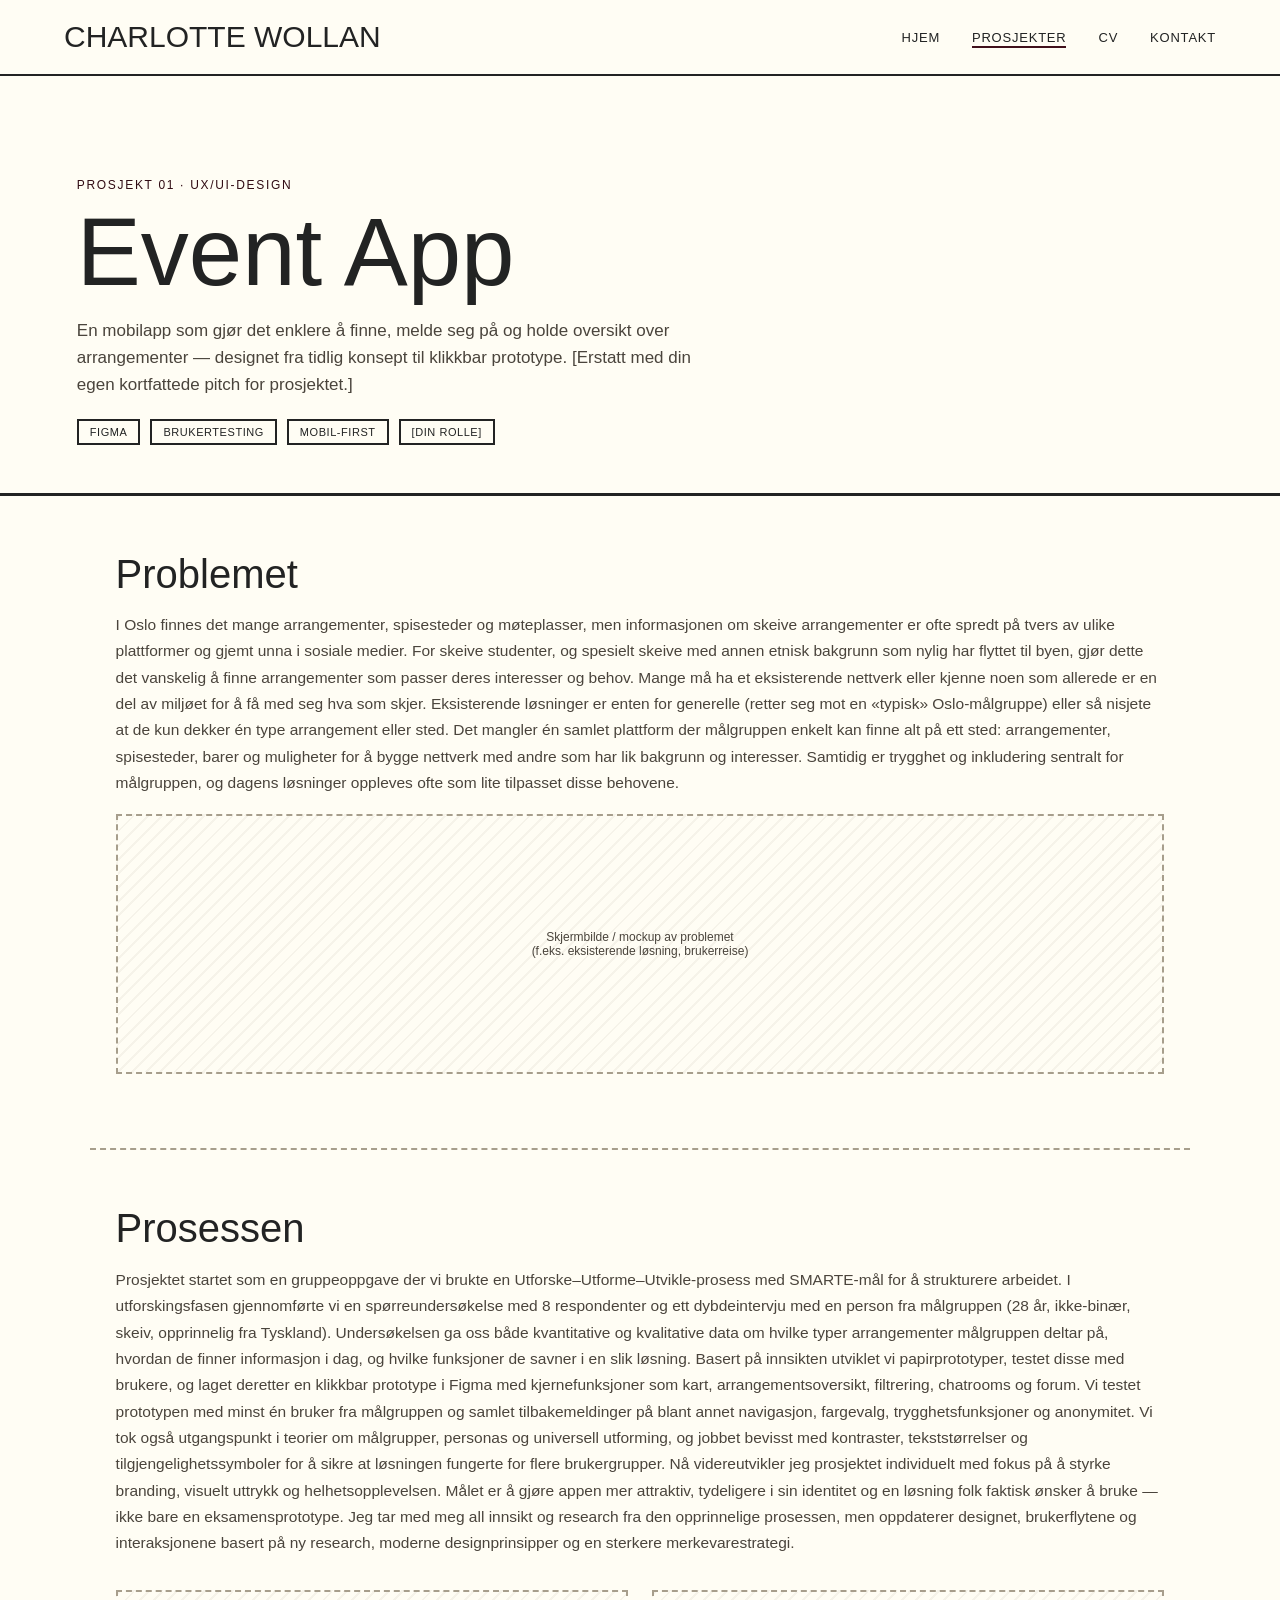
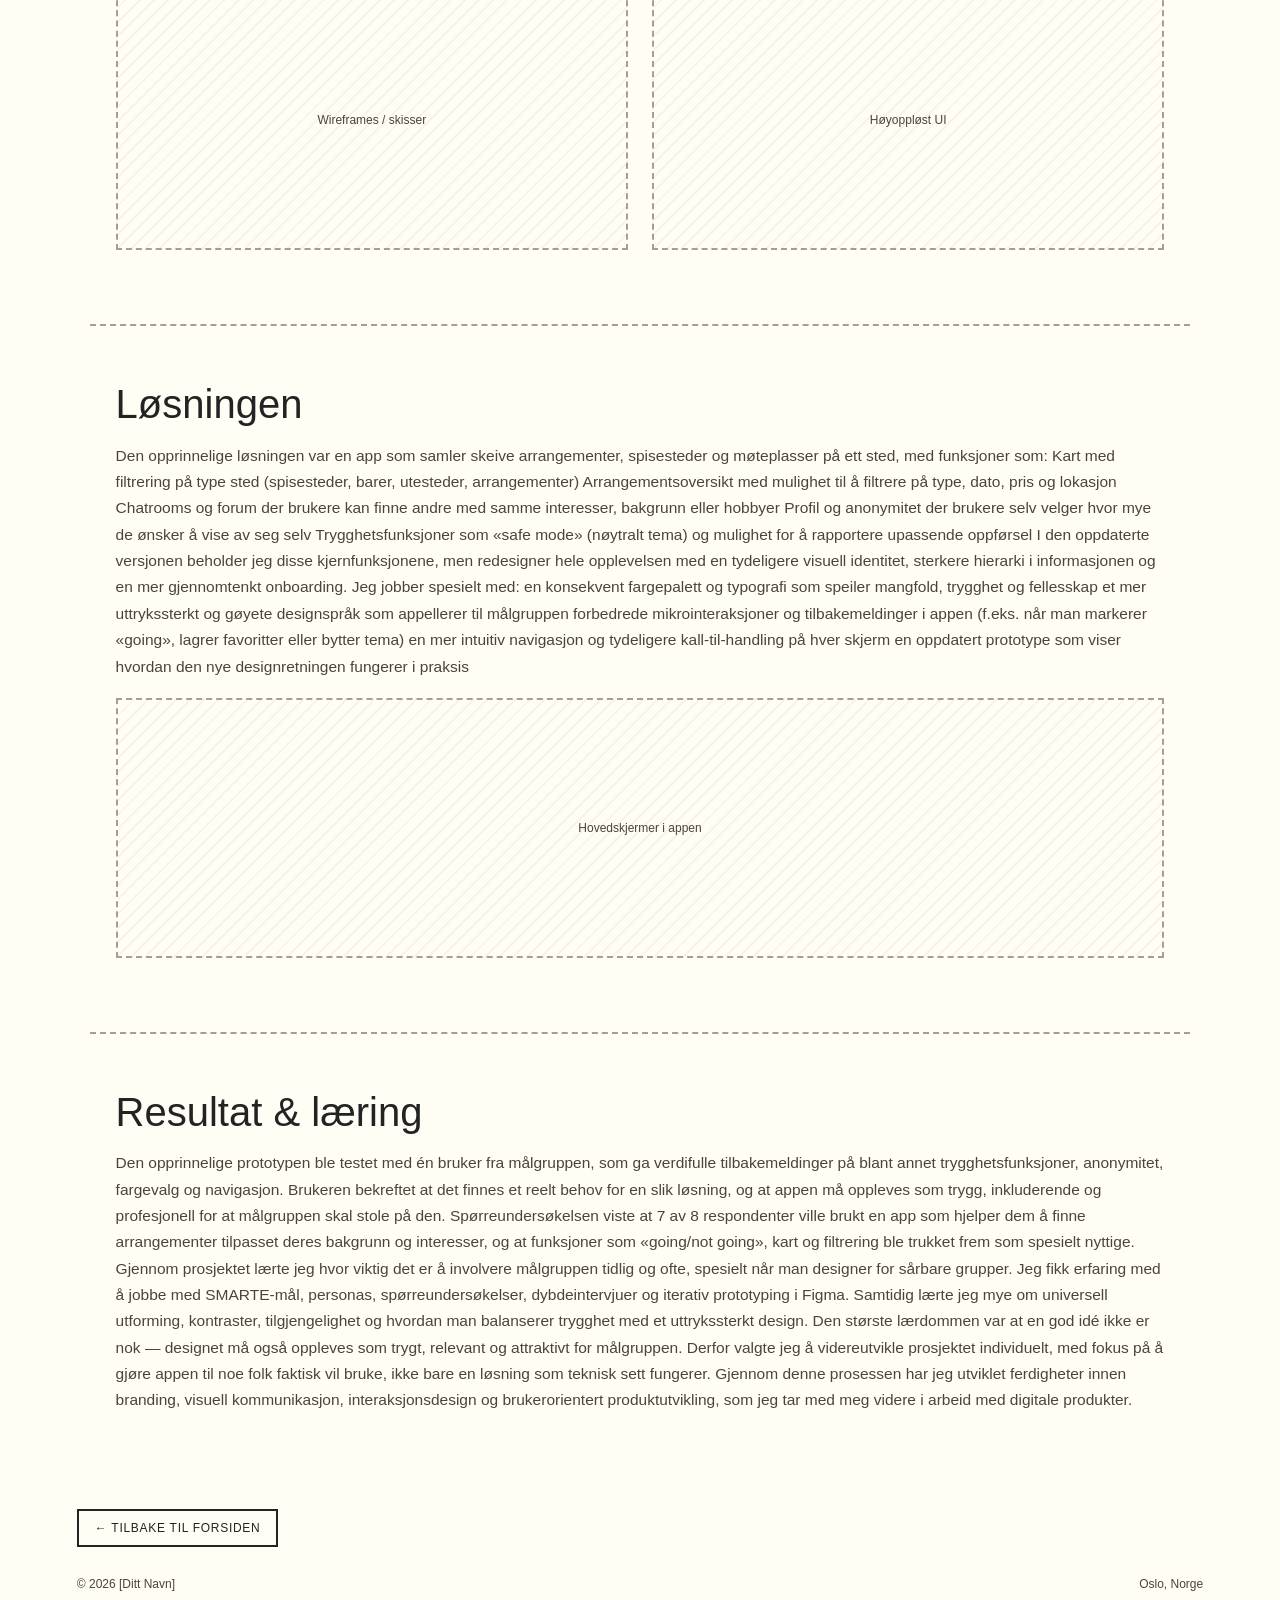
<file: files/prosjekt-eventapp.html>
<!DOCTYPE html>
<html lang="no">
  <head>
    <meta charset="UTF-8" />
    <meta name="viewport" content="width=device-width, initial-scale=1.0" />
    <title>Event App — COW</title>
    <link rel="preconnect" href="https://fonts.googleapis.com" />
    <link
      href="https://fonts.googleapis.com/css2?family=Caveat:wght@500;600;700&family=Space+Grotesk:wght@400;500;600&family=Space+Mono:wght@400;700&display=swap"
      rel="stylesheet"
    />
    <link rel="stylesheet" href="style.css" />
  </head>
  <body>
    <svg width="0" height="0" style="position: absolute">
      <filter id="wobble">
        <feTurbulence
          type="fractalNoise"
          baseFrequency="0.012 0.045"
          numOctaves="2"
          seed="7"
          result="noise"
        />
        <feDisplacementMap in="SourceGraphic" in2="noise" scale="6" />
      </filter>
    </svg>
    <div class="grain"></div>

    <nav class="site-nav">
      <span class="logo">CHARLOTTE WOLLAN</span>
      <ul>
        <li><a href="index.html">Hjem</a></li>
        <li><a href="index.html#prosjekter" class="active">Prosjekter</a></li>
        <li><a href="cv.html">CV</a></li>
        <li><a href="mailto:charlottewollan@hotmail.com">Kontakt</a></li>
      </ul>
    </nav>

    <header class="page-hero">
      <p class="kicker">Prosjekt 01 · UX/UI-design</p>
      <h1>Event App</h1>
      <p class="tagline">
        En mobilapp som gjør det enklere å finne, melde seg på og holde oversikt
        over arrangementer — designet fra tidlig konsept til klikkbar prototype.
        [Erstatt med din egen kortfattede pitch for prosjektet.]
      </p>
      <div class="tag-row">
        <span class="tag">Figma</span>
        <span class="tag">Brukertesting</span>
        <span class="tag">Mobil-first</span>
        <span class="tag">[din rolle]</span>
      </div>
    </header>

    <section class="content-section">
      <h2>Problemet</h2>
      <p>
        I Oslo finnes det mange arrangementer, spisesteder og møteplasser, men
        informasjonen om skeive arrangementer er ofte spredt på tvers av ulike
        plattformer og gjemt unna i sosiale medier. For skeive studenter, og
        spesielt skeive med annen etnisk bakgrunn som nylig har flyttet til
        byen, gjør dette det vanskelig å finne arrangementer som passer deres
        interesser og behov. Mange må ha et eksisterende nettverk eller kjenne
        noen som allerede er en del av miljøet for å få med seg hva som skjer.
        Eksisterende løsninger er enten for generelle (retter seg mot en
        «typisk» Oslo-målgruppe) eller så nisjete at de kun dekker én type
        arrangement eller sted. Det mangler én samlet plattform der målgruppen
        enkelt kan finne alt på ett sted: arrangementer, spisesteder, barer og
        muligheter for å bygge nettverk med andre som har lik bakgrunn og
        interesser. Samtidig er trygghet og inkludering sentralt for målgruppen,
        og dagens løsninger oppleves ofte som lite tilpasset disse behovene.
      </p>
      <div class="image-placeholder">
        Skjermbilde / mockup av problemet<br />(f.eks. eksisterende løsning,
        brukerreise)
      </div>
    </section>

    <section class="content-section">
      <h2>Prosessen</h2>
      <p>
        Prosjektet startet som en gruppeoppgave der vi brukte en
        Utforske–Utforme–Utvikle-prosess med SMARTE-mål for å strukturere
        arbeidet. I utforskingsfasen gjennomførte vi en spørreundersøkelse med 8
        respondenter og ett dybdeintervju med en person fra målgruppen (28 år,
        ikke-binær, skeiv, opprinnelig fra Tyskland). Undersøkelsen ga oss både
        kvantitative og kvalitative data om hvilke typer arrangementer
        målgruppen deltar på, hvordan de finner informasjon i dag, og hvilke
        funksjoner de savner i en slik løsning. Basert på innsikten utviklet vi
        papirprototyper, testet disse med brukere, og laget deretter en klikkbar
        prototype i Figma med kjernefunksjoner som kart, arrangementsoversikt,
        filtrering, chatrooms og forum. Vi testet prototypen med minst én bruker
        fra målgruppen og samlet tilbakemeldinger på blant annet navigasjon,
        fargevalg, trygghetsfunksjoner og anonymitet. Vi tok også utgangspunkt i
        teorier om målgrupper, personas og universell utforming, og jobbet
        bevisst med kontraster, tekststørrelser og tilgjengelighetssymboler for
        å sikre at løsningen fungerte for flere brukergrupper. Nå videreutvikler
        jeg prosjektet individuelt med fokus på å styrke branding, visuelt
        uttrykk og helhetsopplevelsen. Målet er å gjøre appen mer attraktiv,
        tydeligere i sin identitet og en løsning folk faktisk ønsker å bruke —
        ikke bare en eksamensprototype. Jeg tar med meg all innsikt og research
        fra den opprinnelige prosessen, men oppdaterer designet, brukerflytene
        og interaksjonene basert på ny research, moderne designprinsipper og en
        sterkere merkevarestrategi.
      </p>
      <div class="two-col">
        <div class="image-placeholder">Wireframes / skisser</div>
        <div class="image-placeholder">Høyoppløst UI</div>
      </div>
    </section>

    <section class="content-section">
      <h2>Løsningen</h2>
      <p>
        Den opprinnelige løsningen var en app som samler skeive arrangementer,
        spisesteder og møteplasser på ett sted, med funksjoner som: Kart med
        filtrering på type sted (spisesteder, barer, utesteder, arrangementer)
        Arrangementsoversikt med mulighet til å filtrere på type, dato, pris og
        lokasjon Chatrooms og forum der brukere kan finne andre med samme
        interesser, bakgrunn eller hobbyer Profil og anonymitet der brukere selv
        velger hvor mye de ønsker å vise av seg selv Trygghetsfunksjoner som
        «safe mode» (nøytralt tema) og mulighet for å rapportere upassende
        oppførsel I den oppdaterte versjonen beholder jeg disse
        kjernfunksjonene, men redesigner hele opplevelsen med en tydeligere
        visuell identitet, sterkere hierarki i informasjonen og en mer
        gjennomtenkt onboarding. Jeg jobber spesielt med: en konsekvent
        fargepalett og typografi som speiler mangfold, trygghet og fellesskap et
        mer uttrykssterkt og gøyete designspråk som appellerer til målgruppen
        forbedrede mikrointeraksjoner og tilbakemeldinger i appen (f.eks. når
        man markerer «going», lagrer favoritter eller bytter tema) en mer
        intuitiv navigasjon og tydeligere kall-til-handling på hver skjerm en
        oppdatert prototype som viser hvordan den nye designretningen fungerer i
        praksis
      </p>
      <div class="image-placeholder">Hovedskjermer i appen</div>
    </section>

    <section class="content-section">
      <h2>Resultat &amp; læring</h2>
      <p>
        Den opprinnelige prototypen ble testet med én bruker fra målgruppen, som
        ga verdifulle tilbakemeldinger på blant annet trygghetsfunksjoner,
        anonymitet, fargevalg og navigasjon. Brukeren bekreftet at det finnes et
        reelt behov for en slik løsning, og at appen må oppleves som trygg,
        inkluderende og profesjonell for at målgruppen skal stole på den.
        Spørreundersøkelsen viste at 7 av 8 respondenter ville brukt en app som
        hjelper dem å finne arrangementer tilpasset deres bakgrunn og
        interesser, og at funksjoner som «going/not going», kart og filtrering
        ble trukket frem som spesielt nyttige. Gjennom prosjektet lærte jeg hvor
        viktig det er å involvere målgruppen tidlig og ofte, spesielt når man
        designer for sårbare grupper. Jeg fikk erfaring med å jobbe med
        SMARTE-mål, personas, spørreundersøkelser, dybdeintervjuer og iterativ
        prototyping i Figma. Samtidig lærte jeg mye om universell utforming,
        kontraster, tilgjengelighet og hvordan man balanserer trygghet med et
        uttrykssterkt design. Den største lærdommen var at en god idé ikke er
        nok — designet må også oppleves som trygt, relevant og attraktivt for
        målgruppen. Derfor valgte jeg å videreutvikle prosjektet individuelt,
        med fokus på å gjøre appen til noe folk faktisk vil bruke, ikke bare en
        løsning som teknisk sett fungerer. Gjennom denne prosessen har jeg
        utviklet ferdigheter innen branding, visuell kommunikasjon,
        interaksjonsdesign og brukerorientert produktutvikling, som jeg tar med
        meg videre i arbeid med digitale produkter.
      </p>
    </section>

    <a class="back-link" href="index.html">← Tilbake til forsiden</a>

    <footer>
      <span>© <span id="year"></span> [Ditt Navn]</span>
      <span>Oslo, Norge</span>
    </footer>

    <script src="script.js"></script>
  </body>
</html>
</file>
<file: style.css>
/*
=========================================================
PORTFOLIO / CSS
=========================================================


HOVED FARGEPALETT:
BLACK : #22232
CHERRY : #41101B
MILK : #FFFDF4


FONTER:
H1 H2 = Didone
SIGNATURE = WindSong
Text = Quicksand



*/

/* =========================================================
   1. DESIGNVARIABLER
   ========================================================= */

:root {
  /*FARGER */
  --paper: #fffdf4;
  --ink: #222323;
  --ink-soft: #4a443c;

  --burgundy: #41101b;
  --burgundy-light: #6d2634;
  --burgundy-dark: #300b13;
  --highlight-color: rgba(34, 35, 35, 0.45);

  --pencil: #a79e8c;
  --white: #fffdf4;

  /* FONTER */
  --font-heading: "Antic Didone", serif;
  --font-body: "Quicksand", sans-serif;
  --font-mono: "Quicksand", sans-serif;
  --font-signature: "WindSong", cursive;

  /*
  HOVEDSTØRRELSER


  Disse variablene gjør det enklere å justere hele layouten.
  */
  --board-max-width: 1300px;
  --board-gap: clamp(24px, vw, 40px);
  --board-padding: 30px;

  --left-column-width: 0.95fr;
  --middle-column-width: 1.5fr;
  --right-column-width: 0.6fr;

  --paper-shadow: 4px 5px 0 rgba(33, 29, 24, 0.18);
  --small-shadow: 3px 4px 0 rgba(33, 29, 24, 0.15);

  --border-thin: 1px solid var(--ink);
  --border-thick: 2px solid var(--ink);
}

/* =========================================================
   2. RESET OG GLOBAL STYLING
   ========================================================= */

* {
  box-sizing: border-box;
}

html {
  scroll-behavior: smooth;
}

body {
  margin: 0;

  background-color: var(--paper);
  color: var(--ink);

  font-family: var(--font-body);
  -webkit-font-smoothing: antialiased;
}

img {
  display: block;
  max-width: 100%;
  height: auto;
}

video {
  display: block;
  align-items: center;
  max-width: 80%;
  height: auto;
}

a {
  color: inherit;
  text-decoration: none;
}

button,
a {
  -webkit-tap-highlight-color: transparent;
}

/* =========================================================
   GOOGLE FONTS
   ========================================================= */

.antic-didone-regular {
  font-family: "Antic Didone", serif;
  font-weight: 400;
  font-style: normal;
}

.windsong-regular {
  font-family: "WindSong", cursive;
  font-weight: 400;
  font-style: normal;
}

.windsong-medium {
  font-family: "WindSong", cursive;
  font-weight: 500;
  font-style: normal;
}

.quicksand-text {
  font-family: "Quicksand", sans-serif;
  font-optical-sizing: auto;
  font-weight: 400;
  font-style: normal;
}

/* =========================================================
   4. NAVIGASJON
   ========================================================= */

.site-nav {
  display: flex;
  align-items: center;
  justify-content: space-between;
  gap: 24px;

  padding: 20px clamp(20px, 5vw, 64px);
  border-bottom: var(--border-thick);

  font-family: var(--font-mono);
  font-size: 13px;
  letter-spacing: 0.06em;
  text-transform: uppercase;
}

.site-nav .logo {
  font-family: var(--font-mono);
  font-size: 30px;
  letter-spacing: 0;
  text-transform: none;
}

.site-nav ul {
  display: flex;
  flex-wrap: wrap;
  gap: clamp(14px, 3vw, 32px);

  margin: 0;
  padding: 0;
  list-style: none;
}

.site-nav a {
  position: relative;
  padding-bottom: 1px;
}

.site-nav a::after {
  content: "";

  position: absolute;
  right: 0;
  bottom: -2px;
  left: 0;

  height: 2px;
  background: var(--burgundy);

  transform: scaleX(0);
  transform-origin: left;
  transition: transform 0.25s ease;
}

.site-nav a:hover::after,
.site-nav a.active::after {
  transform: scaleX(1);
}

/* =========================================================
   5. HOVEDLAYOUT / BOARD
   ========================================================= */

.board-wrap {
  padding: 28px clamp(16px, 4vw, 50px);
}

.board {
  display: grid;
  grid-template-columns:
    var(--left-column-width)
    var(--middle-column-width)
    var(--right-column-width);

  gap: var(--board-gap);
  align-items: start;

  width: 100%;
  max-width: var(--board-max-width);
  margin: 0 auto;
  padding: var(--board-padding);
}

/* =========================================================
   6. VENSTRE KOLONNE / LOOKBOOK-BILDE
   ========================================================= */

.lookbook-frame {
  position: relative;

  width: 100%;
  min-height: 640px;
  padding: 0px;

  border: var(--border-thin);
  background: var(--white);

  /*
  Endre til 0deg hvis du ikke ønsker skjevhet.
  */
  transform: rotate(-1deg);
}

.lookbook-frame img {
  width: 90%;
  height: 640px;

  object-fit: cover;
  object-position: left;
}

.lookbook-frame .photo-placeholder {
  display: flex;
  align-items: center;
  justify-content: center;

  width: 100%;
  height: 620px;

  color: var(--ink-soft);
  font-family: var(--font-mono);
  font-size: 12px;
  text-align: center;
}

/* =========================================================
   7. MIDTKOLONNE
   ========================================================= */

.middle-col {
  display: flex;
  justify-content: flex-start;
  align-items: flex-start;
  padding-top: clamp(20px, 3vw, 40px);
}

/* =========================================================
   8. ABOUT ME-MAPPE / MIDTKORT
   ========================================================= */

.about-folder {
  --tilt: -0.6deg;

  position: relative;
  display: block;

  width: 100%;
  max-width: 640px;
  min-height: 740px;

  color: var(--paper);
  background: transparent;

  transform: rotate(var(--tilt));
  transition: transform 0.25s ease, filter 0.25s ease;
}

.highlight {
  display: inline;
  padding: 0 4px;
  color: var(--paper);
  background: rgba(34, 35, 35, 0.45);
  box-decoration-break: clone;
  -webkit-box-decoration-break: clone;
  line-height: 1.4;
}

.about-folder:hover {
  --tilt: 0deg;

  filter: brightness(1.02);
  transform: translateY(-5px) rotate(var(--tilt));
}

.about-folder:focus-visible {
  outline: 3px solid var(--burgundy);
  outline-offset: 6px;
}

/*
Bakgrunnsbildet av mappen.
*/
.about-folder-bg {
  position: absolute;
  inset: 0;
  z-index: 0;

  width: 100%;
  height: 100%;

  object-fit: contain;
}

/*
Innholdet oppå mappen.
*/
.about-folder-content {
  position: relative;
  z-index: 1;

  display: flex;
  flex-direction: column;
  align-items: center;
  gap: 14px;

  min-height: 100%;
  padding: 30px 30px 24px;
}

/* =========================================================
   9. POLAROID-BILDE
   ========================================================= */

.about-folder .polaroid {
  flex: 0 0 auto;

  width: 110px;
  padding: 3px 3px 3px;

  border: 1px solid var(--ink);
  background: var(--ink-soft); /* USIKKER OM JEG LIKER DENNE */
  box-shadow: var(--small-shadow);

  transform: translate(145px, 175px) rotate(-6deg);
}

.about-folder .polaroid img {
  width: 100%;
  aspect-ratio: 1 / 1;

  object-fit: cover;
}

.about-folder .polaroid .photo-placeholder {
  display: flex;
  align-items: center;
  justify-content: center;

  width: 100%;
  aspect-ratio: 1 / 1;
  padding: 6px;

  border: 1.5px dashed var(--pencil);

  color: var(--ink-soft);
  font-family: var(--font-mono);
  font-size: 9px;
  text-align: center;
}

/* =========================================================
   10. TEKST I ABOUT ME-KORTET
   ========================================================= */

.about-text {
  width: 90%;
  max-width: 440px;
  padding-top: 125px;
  font-family: "Quicksand", sans-serif;
  text-align: left;

  /* NYTT */
  max-height: calc(100% - 70px); /* trekker fra padding-top over */
  overflow-y: auto;
}

/*
FONT FOR "ABOUT ME."
*/
.about-text h1,
.about-text h2 {
  position: relative;
  top: 10px;
  left: 5px;
  color: var(--ink);
  margin: 0 0 10px;

  font-family: var(--font-heading); /*FIKS FONT HER*/
  font-size: 42px;
  font-weight: 560;
}

/*
Vanlig brødtekst.
*/
.about-text p {
  margin: 0 0 11px;
  color: var(--paper);
  font-family: var(--font-body);
  font-size: 14px;
  line-height: 1.45;
}

/*
---------------------------------------------------------
JUSTERE TEKSTEN


Større tekst:
.about-text p {
  font-size: 16px;
}


Mindre tekst:
.about-text p {
  font-size: 12px;
}


Bredere tekstområde:
.about-text {
  max-width: 390px;
}


Smalere tekstområde:
.about-text {
  max-width: 290px;
}


Mer luft mellom linjene:
line-height: 1.7;


Teksten sentrert:
text-align: center;
---------------------------------------------------------
*/

.signature {
  margin-top: 18px !important;
  color: var(--paper) !important;

  font-family: var(--font-signature) !important;
  font-size: 32px !important;
  font-weight: 400;
  text-align: right;
}

/* =========================================================
   11. HØYRE KOLONNE / MAPPER
   ========================================================= */

.folder-stack {
  display: flex;
  flex-direction: column;
  gap: 25px;

  /*
  Flytt alle høyremappene samlet:
  transform: translateY(20px);
  */
}

/*
Hver enkelt mappe.
*/
.folder {
  --tilt: 0deg;

  position: relative;
  display: block;

  width: 100%;
  padding: 0;
  border: 0;
  background: none;

  cursor: pointer;

  transform: rotate(var(--tilt));
  transition: transform 0.25s ease, filter 0.25s ease;
}

.folder:nth-child(1) {
  --tilt: -1.4deg;
}

.folder:nth-child(2) {
  --tilt: 1.1deg;
}

.folder:nth-child(3) {
  --tilt: -0.8deg;
}

.folder:nth-child(4) {
  --tilt: 1.6deg;
}

.folder:hover,
.folder:focus-visible {
  transform: translateY(-5px) rotate(0deg);
}

.folder:focus-visible {
  outline: 3px solid var(--burgundy);
  outline-offset: 4px;
}

/*
Selve bildet av høyremappen.
*/
.folder-img {
  width: 100%;
  height: auto;

  object-fit: contain;
}

/*
---------------------------------------------------------
JUSTERE HØYRE MAPPER


Smalere mapper:
.folder-img {
  width: 90%;
  margin: 0 auto;
}


Bredere mapper:
.folder-img {
  width: 110%;
  max-width: none;
}


Mindre avstand mellom mappene:
.folder-stack {
  gap: 15px;
}


Større avstand:
.folder-stack {
  gap: 38px;
}
---------------------------------------------------------
*/

.folder-overlay {
  position: absolute;
  inset: 0;

  display: flex;
  flex-direction: column;
  justify-content: flex-end;

  padding: 14px 16px;
}

.folder-label {
  color: var(--paper);

  /*
  FONT FOR MAPPENAVN
  */
  font-family: var(--font-heading);
  font-size: 28px;
  line-height: 1;
  transform: translateY(-30px);
}

.folder-index {
  position: absolute;
  top: 10px;
  right: 13px;

  color: rgba(255, 253, 244, 0.8);
  font-family: var(--font-mono);
  font-size: 10px;
}

/* =========================================================
   12. GENERELLE UNDERSIDER
   ========================================================= */

.page-hero {
  padding: clamp(40px, 8vw, 90px) clamp(20px, 6vw, 80px) clamp(20px, 4vw, 48px);

  border-bottom: 3px solid var(--ink);
}

.page-hero .kicker {
  color: var(--burgundy-dark);
  font-family: var(--font-mono);
  font-size: 12px;
  letter-spacing: 0.14em;
  text-transform: uppercase;
}

.page-hero h1 {
  margin: 8px 0 6px;

  /*
  FONT FOR STORE HOVEDOVERSKRIFTER
  */
  font-family: var(--font-hand);

  font-size: clamp(48px, 8vw, 96px);
  font-weight: 400;
  line-height: 1;
}

.page-hero .tagline {
  max-width: 620px;

  color: var(--ink-soft);
  font-size: 17px;
  line-height: 1.6;
}

.tag-row {
  display: flex;
  flex-wrap: wrap;
  gap: 10px;
  margin-top: 20px;
}

.tag {
  padding: 5px 11px;
  border: 2px solid var(--ink);
  background: var(--white);

  font-family: var(--font-mono);
  font-size: 11px;
  letter-spacing: 0.05em;
  text-transform: uppercase;
}

.content-section {
  max-width: 1100px;
  margin: 0 auto;
  padding: clamp(30px, 5vw, 56px) clamp(16px, 2vw, 32px);
}

.content-section + .content-section {
  border-top: 2px dashed var(--pencil);
}

.content-section h2 {
  margin: 0 0 14px;

  /*
  FONT FOR SEKSJONSOVERSKRIFTER
  */
  font-family: var(--font-hand);

  font-size: clamp(30px, 3.4vw, 40px);
  font-weight: 400;
}

.content-section p {
  max-width: 170ch;

  color: var(--ink-soft);
  font-size: 15.5px;
  line-height: 1.7;
}

.image-placeholder {
  display: flex;
  align-items: center;
  justify-content: center;

  min-height: 260px;
  margin: 18px 0;
  padding: 24px;

  border: 2px dashed var(--pencil);
  background: repeating-linear-gradient(
    135deg,
    rgba(167, 158, 140, 0.1) 0 2px,
    transparent 2px 10px
  );

  color: var(--ink-soft);
  font-family: var(--font-mono);
  font-size: 12px;
  text-align: center;
}

.two-col {
  display: grid;
  grid-template-columns: 1fr 1fr;
  gap: 24px;
}

/* =========================================================
   13. TILBAKELENKE
   ========================================================= */

.back-link {
  display: inline-flex;
  align-items: center;
  gap: 8px;

  margin: 24px clamp(20px, 6vw, 80px) 0;
  padding: 10px 16px;

  border: 2px solid var(--ink);

  font-family: var(--font-mono);
  font-size: 12px;
  letter-spacing: 0.06em;
  text-transform: uppercase;
}

.back-link:hover {
  color: var(--paper);
  background: var(--ink);
}

/* =========================================================
   14. FOOTER
   ========================================================= */

footer {
  display: flex;
  flex-wrap: wrap;
  justify-content: space-between;
  gap: 10px;

  padding: 30px clamp(20px, 6vw, 80px) 50px;

  color: var(--ink-soft);
  font-family: var(--font-mono);
  font-size: 12px;
}

/* =========================================================
   15. CV-SPESIFIKKE STILER
   ========================================================= */

.cv-download {
  display: inline-block;

  margin-top: 10px;
  padding: 12px 22px;
  border: 2.5px solid var(--ink);
  background: var(--burgundy);

  color: var(--paper);
  font-family: var(--font-mono);
  font-size: 13px;
  letter-spacing: 0.06em;
  text-transform: uppercase;

  box-shadow: 3px 4px 0 rgba(33, 29, 24, 0.2);
  transition: transform 0.15s ease;
}

.cv-download:hover {
  transform: translate(-2px, -2px);
}

.timeline-item {
  position: relative;

  padding: 4px 0 22px 20px;
  border-left: 2.5px solid var(--ink);
}

.timeline-item::before {
  content: "";

  position: absolute;
  top: 6px;
  left: -7px;

  width: 11px;
  height: 11px;

  border: 2px solid var(--ink);
  border-radius: 50%;
  background: var(--burgundy);
}

.timeline-item .when {
  color: var(--burgundy-dark);
  font-family: var(--font-mono);
  font-size: 11px;
  letter-spacing: 0.05em;
  text-transform: uppercase;
}

.timeline-item h3 {
  margin: 4px 0 6px;

  font-family: var(--font-body);
  font-size: 17px;
}

.timeline-item p {
  margin: 0;
  font-size: 14.5px;
}

/* =========================================================
   16. RESPONSIVITET
   ========================================================= */

/*
TABLET
*/
@media (max-width: 1000px) {
  :root {
    --board-gap: 24px;
    --board-padding: 22px;
  }

  .board {
    grid-template-columns:
      1.05fr
      0.95fr
      0.7fr;
  }

  .lookbook-frame {
    min-height: 570px;
  }

  .lookbook-frame img,
  .lookbook-frame .photo-placeholder {
    height: 550px;
  }

  .about-folder {
    max-width: 380px;
    min-height: 470px;
  }

  .about-folder-content {
    min-height: 470px;
    padding: 25px 24px 20px;
  }
}

/*
MINDRE SKJERMER
*/
@media (max-width: 820px) {
  .board {
    grid-template-columns: 1fr 1fr;
  }

  .lookbook-frame {
    grid-row: span 2;
  }

  .folder-stack {
    grid-column: 2;
  }
}

/*
MOBIL
*/
@media (max-width: 680px) {
  .site-nav {
    align-items: flex-start;
    flex-direction: column;
  }

  .board-wrap {
    padding: 16px;
  }

  .board {
    display: flex;
    flex-direction: column;
    gap: 32px;

    padding: 16px 0 30px;
  }

  .lookbook-frame {
    width: 100%;
    max-width: 430px;
    min-height: 540px;
    margin: 0 auto;
  }

  .lookbook-frame img,
  .lookbook-frame .photo-placeholder {
    height: 520px;
  }

  .middle-col {
    width: 100%;
    justify-content: center;
    padding-top: 0;
  }

  .about-folder {
    width: 100%;
    max-width: 430px;
    min-height: 500px;
  }

  .about-folder-content {
    min-height: 500px;
    padding: 28px 28px 24px;
  }

  .about-folder .polaroid {
    width: 100px;
  }

  .about-text {
    max-width: 310px;
  }

  .about-text h2 {
    font-size: 40px;
  }

  .about-text p {
    font-size: 14px;
  }

  .folder-stack {
    width: 100%;
    max-width: 300px;
    margin: 0 auto;
  }

  .folder-img {
    width: 100%;
  }
}

/*
VELDIG SMÅ MOBILER
*/
@media (max-width: 420px) {
  .site-nav {
    padding: 18px 16px;
  }

  .site-nav .logo {
    font-size: 26px;
  }

  .lookbook-frame {
    min-height: 460px;
  }

  .lookbook-frame img,
  .lookbook-frame .photo-placeholder {
    height: 440px;
  }

  .about-folder {
    min-height: 460px;
  }

  .about-folder-content {
    min-height: 460px;
    padding: 24px 20px 20px;
  }

  .about-folder .polaroid {
    width: 85px;
  }

  .eyebrow-hand {
    font-size: 25px;
  }

  .about-text h2 {
    font-size: 36px;
  }

  .about-text p {
    font-size: 13px;
    line-height: 1.4;
  }

  .folder-stack {
    max-width: 260px;
  }
}

/* STEG 1: Større About Me-mappe */

.board {
  /*
  Midtkolonnen får mer plass.
  Rekkefølge:
  venstre | midten | høyre
  */
  grid-template-columns: 0.95fr 1.5fr 0.6fr;
}

.about-folder {
  width: 100%;
  max-width: 640px;
  min-height: 740px;
}

.middle-col {
  transform: translateY(-160px);
}
</file>
<file: files/style.css>
/*
=========================================================
PORTFOLIO / CSS
=========================================================


HOVED FARGEPALETT:
BLACK : #22232
CHERRY : #41101B
MILK : #FFFDF4


FONTER:
H1 H2 = Didone
SIGNATURE = WindSong
Text = Quicksand



*/

/* =========================================================
   1. DESIGNVARIABLER
   ========================================================= */

:root {
  /*FARGER */
  --paper: #fffdf4;
  --ink: #222323;
  --ink-soft: #4a443c;

  --burgundy: #41101b;
  --burgundy-light: #6d2634;
  --burgundy-dark: #300b13;
  --highlight-color: rgba(34, 35, 35, 0.45);

  --pencil: #a79e8c;
  --white: #fffdf4;

  /* FONTER */
  --font-heading: "Antic Didone", serif;
  --font-body: "Quicksand", sans-serif;
  --font-mono: "Quicksand", sans-serif;
  --font-signature: "WindSong", cursive;

  /*
  HOVEDSTØRRELSER


  Disse variablene gjør det enklere å justere hele layouten.
  */
  --board-max-width: 1300px;
  --board-gap: clamp(24px, vw, 40px);
  --board-padding: 30px;

  --left-column-width: 0.95fr;
  --middle-column-width: 1.5fr;
  --right-column-width: 0.6fr;

  --paper-shadow: 4px 5px 0 rgba(33, 29, 24, 0.18);
  --small-shadow: 3px 4px 0 rgba(33, 29, 24, 0.15);

  --border-thin: 1px solid var(--ink);
  --border-thick: 2px solid var(--ink);
}

/* =========================================================
   2. RESET OG GLOBAL STYLING
   ========================================================= */

* {
  box-sizing: border-box;
}

html {
  scroll-behavior: smooth;
}

body {
  margin: 0;

  background-color: var(--paper);
  color: var(--ink);

  font-family: var(--font-body);
  -webkit-font-smoothing: antialiased;
}

img {
  display: block;
  max-width: 100%;
  height: auto;
}

video {
  display: block;
  align-items: center;
  max-width: 80%;
  height: auto;
}

a {
  color: inherit;
  text-decoration: none;
}

button,
a {
  -webkit-tap-highlight-color: transparent;
}

/* =========================================================
   GOOGLE FONTS
   ========================================================= */

.antic-didone-regular {
  font-family: "Antic Didone", serif;
  font-weight: 400;
  font-style: normal;
}

.windsong-regular {
  font-family: "WindSong", cursive;
  font-weight: 400;
  font-style: normal;
}

.windsong-medium {
  font-family: "WindSong", cursive;
  font-weight: 500;
  font-style: normal;
}

.quicksand-text {
  font-family: "Quicksand", sans-serif;
  font-optical-sizing: auto;
  font-weight: 400;
  font-style: normal;
}

/* =========================================================
   4. NAVIGASJON
   ========================================================= */

.site-nav {
  display: flex;
  align-items: center;
  justify-content: space-between;
  gap: 24px;

  padding: 20px clamp(20px, 5vw, 64px);
  border-bottom: var(--border-thick);

  font-family: var(--font-mono);
  font-size: 13px;
  letter-spacing: 0.06em;
  text-transform: uppercase;
}

.site-nav .logo {
  font-family: var(--font-mono);
  font-size: 30px;
  letter-spacing: 0;
  text-transform: none;
}

.site-nav ul {
  display: flex;
  flex-wrap: wrap;
  gap: clamp(14px, 3vw, 32px);

  margin: 0;
  padding: 0;
  list-style: none;
}

.site-nav a {
  position: relative;
  padding-bottom: 1px;
}

.site-nav a::after {
  content: "";

  position: absolute;
  right: 0;
  bottom: -2px;
  left: 0;

  height: 2px;
  background: var(--burgundy);

  transform: scaleX(0);
  transform-origin: left;
  transition: transform 0.25s ease;
}

.site-nav a:hover::after,
.site-nav a.active::after {
  transform: scaleX(1);
}

/* =========================================================
   5. HOVEDLAYOUT / BOARD
   ========================================================= */

.board-wrap {
  padding: 28px clamp(16px, 4vw, 50px);
}

.board {
  display: grid;
  grid-template-columns:
    var(--left-column-width)
    var(--middle-column-width)
    var(--right-column-width);

  gap: var(--board-gap);
  align-items: start;

  width: 100%;
  max-width: var(--board-max-width);
  margin: 0 auto;
  padding: var(--board-padding);
}

/* =========================================================
   6. VENSTRE KOLONNE / LOOKBOOK-BILDE
   ========================================================= */

.lookbook-frame {
  position: relative;

  width: 100%;
  min-height: 640px;
  padding: 0px;

  border: var(--border-thin);
  background: var(--white);

  /*
  Endre til 0deg hvis du ikke ønsker skjevhet.
  */
  transform: rotate(-1deg);
}

.lookbook-frame img {
  width: 90%;
  height: 640px;

  object-fit: cover;
  object-position: left;
}

.lookbook-frame .photo-placeholder {
  display: flex;
  align-items: center;
  justify-content: center;

  width: 100%;
  height: 620px;

  color: var(--ink-soft);
  font-family: var(--font-mono);
  font-size: 12px;
  text-align: center;
}

/* =========================================================
   7. MIDTKOLONNE
   ========================================================= */

.middle-col {
  display: flex;
  justify-content: flex-start;
  align-items: flex-start;
  padding-top: clamp(20px, 3vw, 40px);
}

/* =========================================================
   8. ABOUT ME-MAPPE / MIDTKORT
   ========================================================= */

.about-folder {
  --tilt: -0.6deg;

  position: relative;
  display: block;

  width: 100%;
  max-width: 640px;
  min-height: 740px;

  color: var(--paper);
  background: transparent;

  transform: rotate(var(--tilt));
  transition: transform 0.25s ease, filter 0.25s ease;
}

.highlight {
  display: inline;
  padding: 0 4px;
  color: var(--paper);
  background: rgba(34, 35, 35, 0.45);
  box-decoration-break: clone;
  -webkit-box-decoration-break: clone;
  line-height: 1.4;
}

.about-folder:hover {
  --tilt: 0deg;

  filter: brightness(1.02);
  transform: translateY(-5px) rotate(var(--tilt));
}

.about-folder:focus-visible {
  outline: 3px solid var(--burgundy);
  outline-offset: 6px;
}

/*
Bakgrunnsbildet av mappen.
*/
.about-folder-bg {
  position: absolute;
  inset: 0;
  z-index: 0;

  width: 100%;
  height: 100%;

  object-fit: contain;
}

/*
Innholdet oppå mappen.
*/
.about-folder-content {
  position: relative;
  z-index: 1;

  display: flex;
  flex-direction: column;
  align-items: center;
  gap: 14px;

  min-height: 100%;
  padding: 30px 30px 24px;
}

/* =========================================================
   9. POLAROID-BILDE
   ========================================================= */

.about-folder .polaroid {
  flex: 0 0 auto;

  width: 110px;
  padding: 3px 3px 3px;

  border: 1px solid var(--ink);
  background: var(--ink-soft); /* USIKKER OM JEG LIKER DENNE */
  box-shadow: var(--small-shadow);

  transform: translate(145px, 175px) rotate(-6deg);
}

.about-folder .polaroid img {
  width: 100%;
  aspect-ratio: 1 / 1;

  object-fit: cover;
}

.about-folder .polaroid .photo-placeholder {
  display: flex;
  align-items: center;
  justify-content: center;

  width: 100%;
  aspect-ratio: 1 / 1;
  padding: 6px;

  border: 1.5px dashed var(--pencil);

  color: var(--ink-soft);
  font-family: var(--font-mono);
  font-size: 9px;
  text-align: center;
}

/* =========================================================
   10. TEKST I ABOUT ME-KORTET
   ========================================================= */

.about-text {
  width: 90%;
  max-width: 440px;
  padding-top: 125px;
  font-family: "Quicksand", sans-serif;
  text-align: left;

  /* NYTT */
  max-height: calc(100% - 70px); /* trekker fra padding-top over */
  overflow-y: auto;
}

/*
FONT FOR "ABOUT ME."
*/
.about-text h1,
.about-text h2 {
  position: relative;
  top: 10px;
  left: 5px;
  color: var(--ink);
  margin: 0 0 10px;

  font-family: var(--font-heading); /*FIKS FONT HER*/
  font-size: 42px;
  font-weight: 560;
}

/*
Vanlig brødtekst.
*/
.about-text p {
  margin: 0 0 11px;
  color: var(--paper);
  font-family: var(--font-body);
  font-size: 14px;
  line-height: 1.45;
}

/*
---------------------------------------------------------
JUSTERE TEKSTEN


Større tekst:
.about-text p {
  font-size: 16px;
}


Mindre tekst:
.about-text p {
  font-size: 12px;
}


Bredere tekstområde:
.about-text {
  max-width: 390px;
}


Smalere tekstområde:
.about-text {
  max-width: 290px;
}


Mer luft mellom linjene:
line-height: 1.7;


Teksten sentrert:
text-align: center;
---------------------------------------------------------
*/

.signature {
  margin-top: 18px !important;
  color: var(--paper) !important;

  font-family: var(--font-signature) !important;
  font-size: 32px !important;
  font-weight: 400;
  text-align: right;
}

/* =========================================================
   11. HØYRE KOLONNE / MAPPER
   ========================================================= */

.folder-stack {
  display: flex;
  flex-direction: column;
  gap: 25px;

  /*
  Flytt alle høyremappene samlet:
  transform: translateY(20px);
  */
}

/*
Hver enkelt mappe.
*/
.folder {
  --tilt: 0deg;

  position: relative;
  display: block;

  width: 100%;
  padding: 0;
  border: 0;
  background: none;

  cursor: pointer;

  transform: rotate(var(--tilt));
  transition: transform 0.25s ease, filter 0.25s ease;
}

.folder:nth-child(1) {
  --tilt: -1.4deg;
}

.folder:nth-child(2) {
  --tilt: 1.1deg;
}

.folder:nth-child(3) {
  --tilt: -0.8deg;
}

.folder:nth-child(4) {
  --tilt: 1.6deg;
}

.folder:hover,
.folder:focus-visible {
  transform: translateY(-5px) rotate(0deg);
}

.folder:focus-visible {
  outline: 3px solid var(--burgundy);
  outline-offset: 4px;
}

/*
Selve bildet av høyremappen.
*/
.folder-img {
  width: 100%;
  height: auto;

  object-fit: contain;
}

/*
---------------------------------------------------------
JUSTERE HØYRE MAPPER


Smalere mapper:
.folder-img {
  width: 90%;
  margin: 0 auto;
}


Bredere mapper:
.folder-img {
  width: 110%;
  max-width: none;
}


Mindre avstand mellom mappene:
.folder-stack {
  gap: 15px;
}


Større avstand:
.folder-stack {
  gap: 38px;
}
---------------------------------------------------------
*/

.folder-overlay {
  position: absolute;
  inset: 0;

  display: flex;
  flex-direction: column;
  justify-content: flex-end;

  padding: 14px 16px;
}

.folder-label {
  color: var(--paper);

  /*
  FONT FOR MAPPENAVN
  */
  font-family: var(--font-heading);
  font-size: 28px;
  line-height: 1;
  transform: translateY(-30px);
}

.folder-index {
  position: absolute;
  top: 10px;
  right: 13px;

  color: rgba(255, 253, 244, 0.8);
  font-family: var(--font-mono);
  font-size: 10px;
}

/* =========================================================
   12. GENERELLE UNDERSIDER
   ========================================================= */

.page-hero {
  padding: clamp(40px, 8vw, 90px) clamp(20px, 6vw, 80px) clamp(20px, 4vw, 48px);

  border-bottom: 3px solid var(--ink);
}

.page-hero .kicker {
  color: var(--burgundy-dark);
  font-family: var(--font-mono);
  font-size: 12px;
  letter-spacing: 0.14em;
  text-transform: uppercase;
}

.page-hero h1 {
  margin: 8px 0 6px;

  /*
  FONT FOR STORE HOVEDOVERSKRIFTER
  */
  font-family: var(--font-hand);

  font-size: clamp(48px, 8vw, 96px);
  font-weight: 400;
  line-height: 1;
}

.page-hero .tagline {
  max-width: 620px;

  color: var(--ink-soft);
  font-size: 17px;
  line-height: 1.6;
}

.tag-row {
  display: flex;
  flex-wrap: wrap;
  gap: 10px;
  margin-top: 20px;
}

.tag {
  padding: 5px 11px;
  border: 2px solid var(--ink);
  background: var(--white);

  font-family: var(--font-mono);
  font-size: 11px;
  letter-spacing: 0.05em;
  text-transform: uppercase;
}

.content-section {
  max-width: 1100px;
  margin: 0 auto;
  padding: clamp(30px, 5vw, 56px) clamp(16px, 2vw, 32px);
}

.content-section + .content-section {
  border-top: 2px dashed var(--pencil);
}

.content-section h2 {
  margin: 0 0 14px;

  /*
  FONT FOR SEKSJONSOVERSKRIFTER
  */
  font-family: var(--font-hand);

  font-size: clamp(30px, 3.4vw, 40px);
  font-weight: 400;
}

.content-section p {
  max-width: 170ch;

  color: var(--ink-soft);
  font-size: 15.5px;
  line-height: 1.7;
}

.image-placeholder {
  display: flex;
  align-items: center;
  justify-content: center;

  min-height: 260px;
  margin: 18px 0;
  padding: 24px;

  border: 2px dashed var(--pencil);
  background: repeating-linear-gradient(
    135deg,
    rgba(167, 158, 140, 0.1) 0 2px,
    transparent 2px 10px
  );

  color: var(--ink-soft);
  font-family: var(--font-mono);
  font-size: 12px;
  text-align: center;
}

.two-col {
  display: grid;
  grid-template-columns: 1fr 1fr;
  gap: 24px;
}

/* =========================================================
   13. TILBAKELENKE
   ========================================================= */

.back-link {
  display: inline-flex;
  align-items: center;
  gap: 8px;

  margin: 24px clamp(20px, 6vw, 80px) 0;
  padding: 10px 16px;

  border: 2px solid var(--ink);

  font-family: var(--font-mono);
  font-size: 12px;
  letter-spacing: 0.06em;
  text-transform: uppercase;
}

.back-link:hover {
  color: var(--paper);
  background: var(--ink);
}

/* =========================================================
   14. FOOTER
   ========================================================= */

footer {
  display: flex;
  flex-wrap: wrap;
  justify-content: space-between;
  gap: 10px;

  padding: 30px clamp(20px, 6vw, 80px) 50px;

  color: var(--ink-soft);
  font-family: var(--font-mono);
  font-size: 12px;
}

/* =========================================================
   15. CV-SPESIFIKKE STILER
   ========================================================= */

.cv-download {
  display: inline-block;

  margin-top: 10px;
  padding: 12px 22px;
  border: 2.5px solid var(--ink);
  background: var(--burgundy);

  color: var(--paper);
  font-family: var(--font-mono);
  font-size: 13px;
  letter-spacing: 0.06em;
  text-transform: uppercase;

  box-shadow: 3px 4px 0 rgba(33, 29, 24, 0.2);
  transition: transform 0.15s ease;
}

.cv-download:hover {
  transform: translate(-2px, -2px);
}

.timeline-item {
  position: relative;

  padding: 4px 0 22px 20px;
  border-left: 2.5px solid var(--ink);
}

.timeline-item::before {
  content: "";

  position: absolute;
  top: 6px;
  left: -7px;

  width: 11px;
  height: 11px;

  border: 2px solid var(--ink);
  border-radius: 50%;
  background: var(--burgundy);
}

.timeline-item .when {
  color: var(--burgundy-dark);
  font-family: var(--font-mono);
  font-size: 11px;
  letter-spacing: 0.05em;
  text-transform: uppercase;
}

.timeline-item h3 {
  margin: 4px 0 6px;

  font-family: var(--font-body);
  font-size: 17px;
}

.timeline-item p {
  margin: 0;
  font-size: 14.5px;
}

/* =========================================================
   16. RESPONSIVITET
   ========================================================= */

/*
TABLET
*/
@media (max-width: 1000px) {
  :root {
    --board-gap: 24px;
    --board-padding: 22px;
  }

  .board {
    grid-template-columns:
      1.05fr
      0.95fr
      0.7fr;
  }

  .lookbook-frame {
    min-height: 570px;
  }

  .lookbook-frame img,
  .lookbook-frame .photo-placeholder {
    height: 550px;
  }

  .about-folder {
    max-width: 380px;
    min-height: 470px;
  }

  .about-folder-content {
    min-height: 470px;
    padding: 25px 24px 20px;
  }
}

/*
MINDRE SKJERMER
*/
@media (max-width: 820px) {
  .board {
    grid-template-columns: 1fr 1fr;
  }

  .lookbook-frame {
    grid-row: span 2;
  }

  .folder-stack {
    grid-column: 2;
  }
}

/*
MOBIL
*/
@media (max-width: 680px) {
  .site-nav {
    align-items: flex-start;
    flex-direction: column;
  }

  .board-wrap {
    padding: 16px;
  }

  .board {
    display: flex;
    flex-direction: column;
    gap: 32px;

    padding: 16px 0 30px;
  }

  .lookbook-frame {
    width: 100%;
    max-width: 430px;
    min-height: 540px;
    margin: 0 auto;
  }

  .lookbook-frame img,
  .lookbook-frame .photo-placeholder {
    height: 520px;
  }

  .middle-col {
    width: 100%;
    justify-content: center;
    padding-top: 0;
  }

  .about-folder {
    width: 100%;
    max-width: 430px;
    min-height: 500px;
  }

  .about-folder-content {
    min-height: 500px;
    padding: 28px 28px 24px;
  }

  .about-folder .polaroid {
    width: 100px;
  }

  .about-text {
    max-width: 310px;
  }

  .about-text h2 {
    font-size: 40px;
  }

  .about-text p {
    font-size: 14px;
  }

  .folder-stack {
    width: 100%;
    max-width: 300px;
    margin: 0 auto;
  }

  .folder-img {
    width: 100%;
  }
}

/*
VELDIG SMÅ MOBILER
*/
@media (max-width: 420px) {
  .site-nav {
    padding: 18px 16px;
  }

  .site-nav .logo {
    font-size: 26px;
  }

  .lookbook-frame {
    min-height: 460px;
  }

  .lookbook-frame img,
  .lookbook-frame .photo-placeholder {
    height: 440px;
  }

  .about-folder {
    min-height: 460px;
  }

  .about-folder-content {
    min-height: 460px;
    padding: 24px 20px 20px;
  }

  .about-folder .polaroid {
    width: 85px;
  }

  .eyebrow-hand {
    font-size: 25px;
  }

  .about-text h2 {
    font-size: 36px;
  }

  .about-text p {
    font-size: 13px;
    line-height: 1.4;
  }

  .folder-stack {
    max-width: 260px;
  }
}

/* STEG 1: Større About Me-mappe */

.board {
  /*
  Midtkolonnen får mer plass.
  Rekkefølge:
  venstre | midten | høyre
  */
  grid-template-columns: 0.95fr 1.5fr 0.6fr;
}

.about-folder {
  width: 100%;
  max-width: 640px;
  min-height: 740px;
}

.middle-col {
  transform: translateY(-160px);
}
</file>
